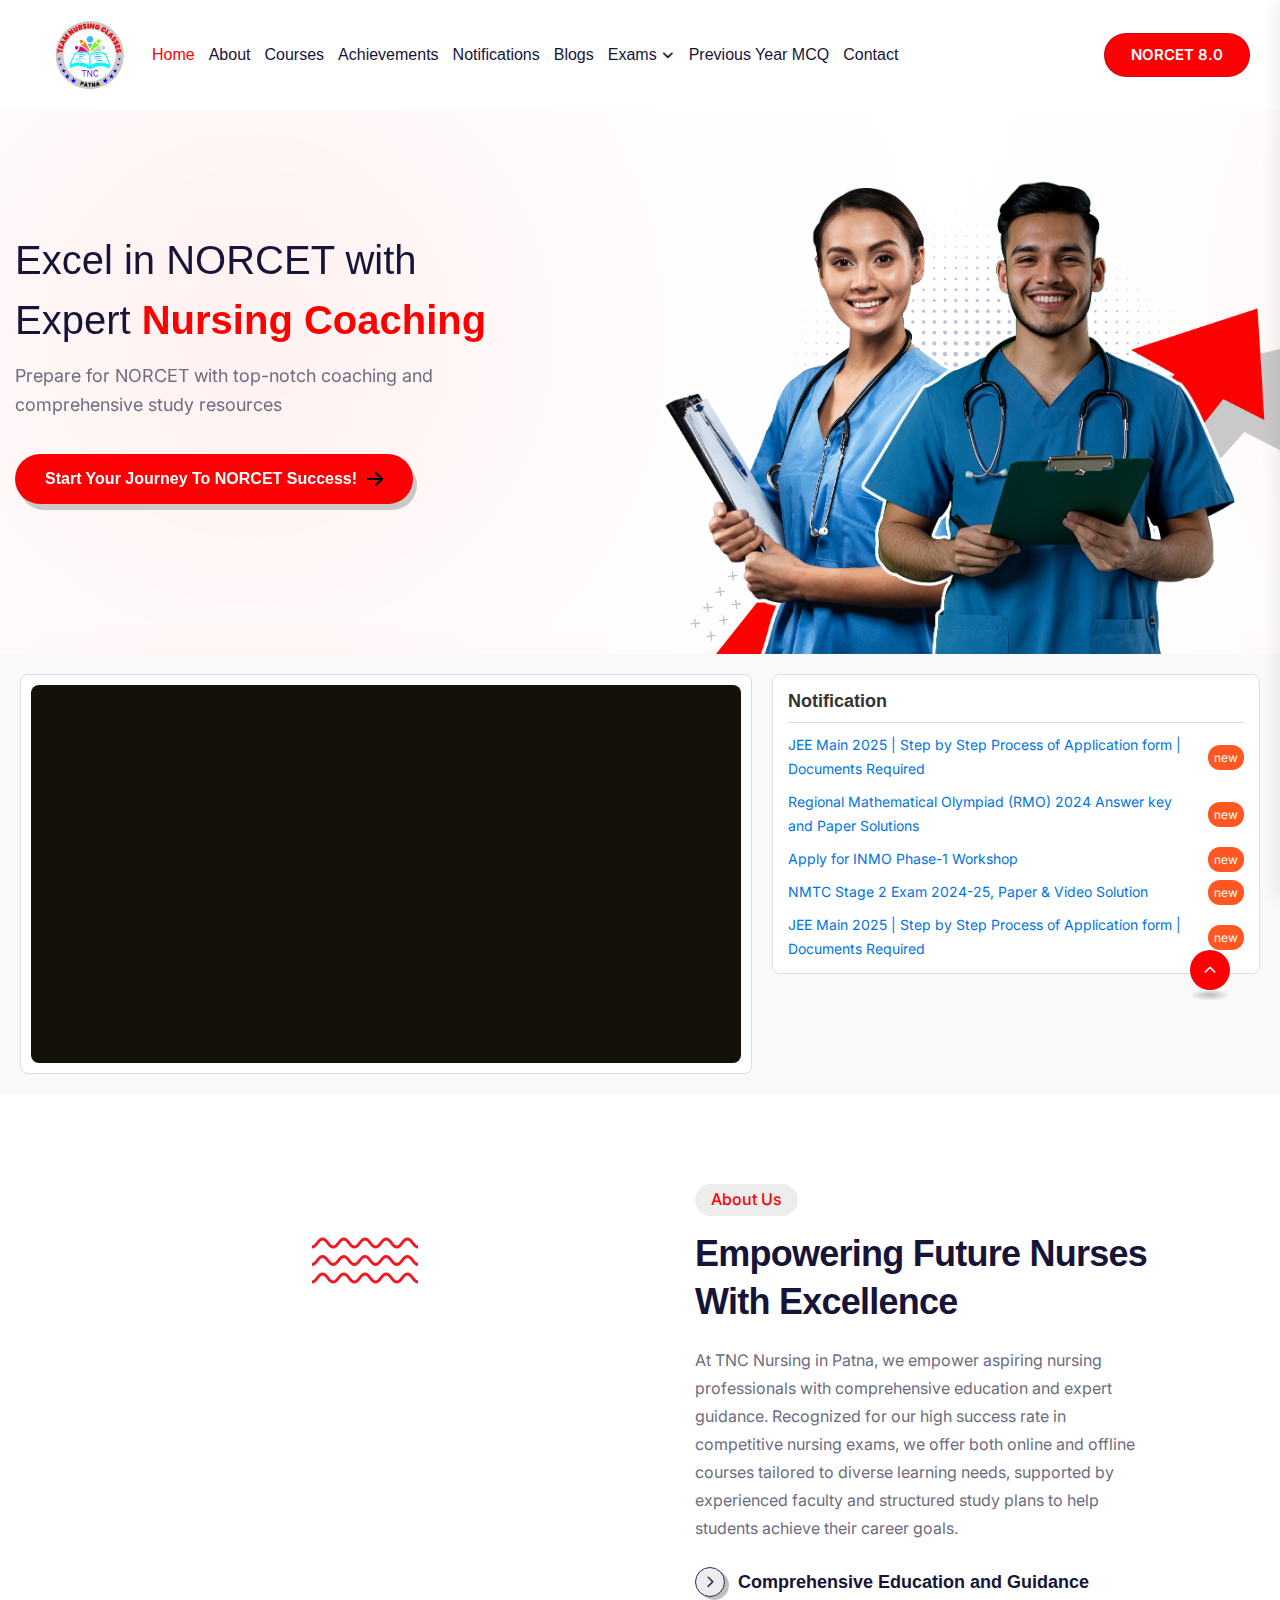
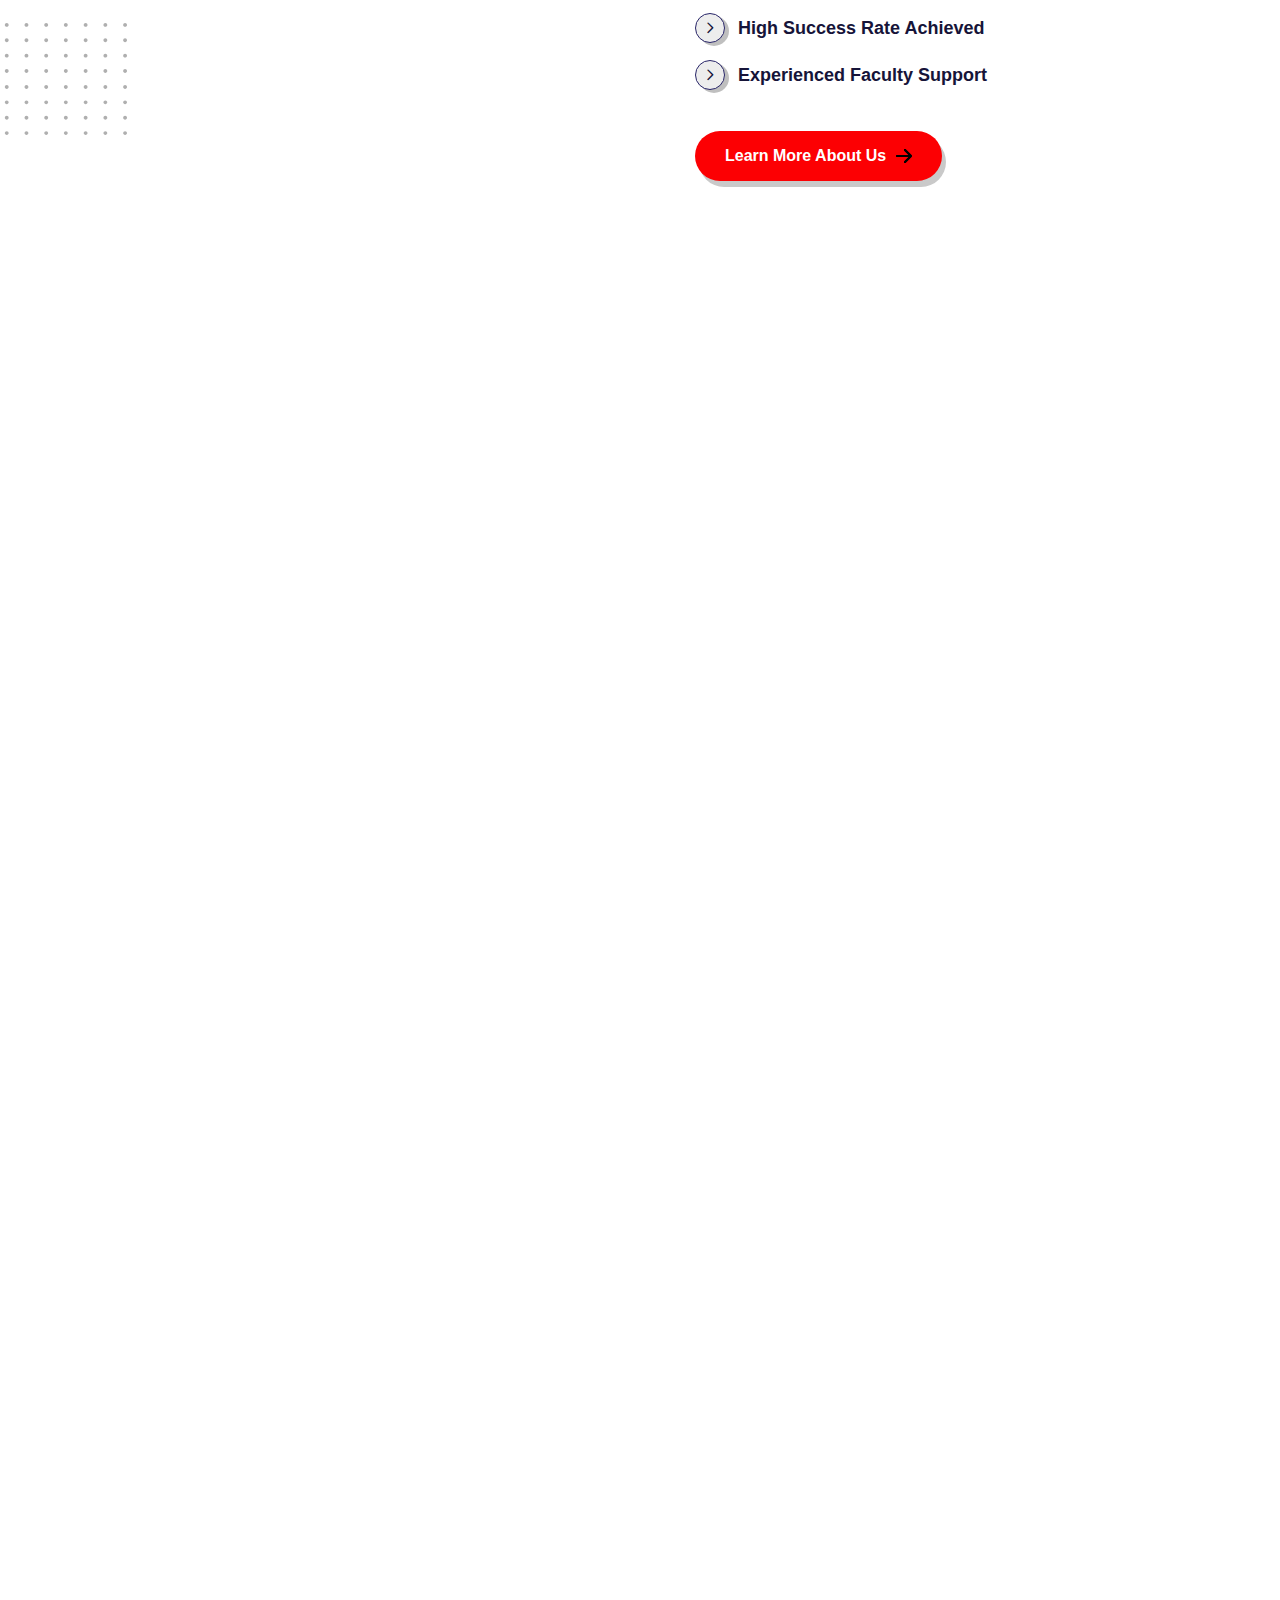
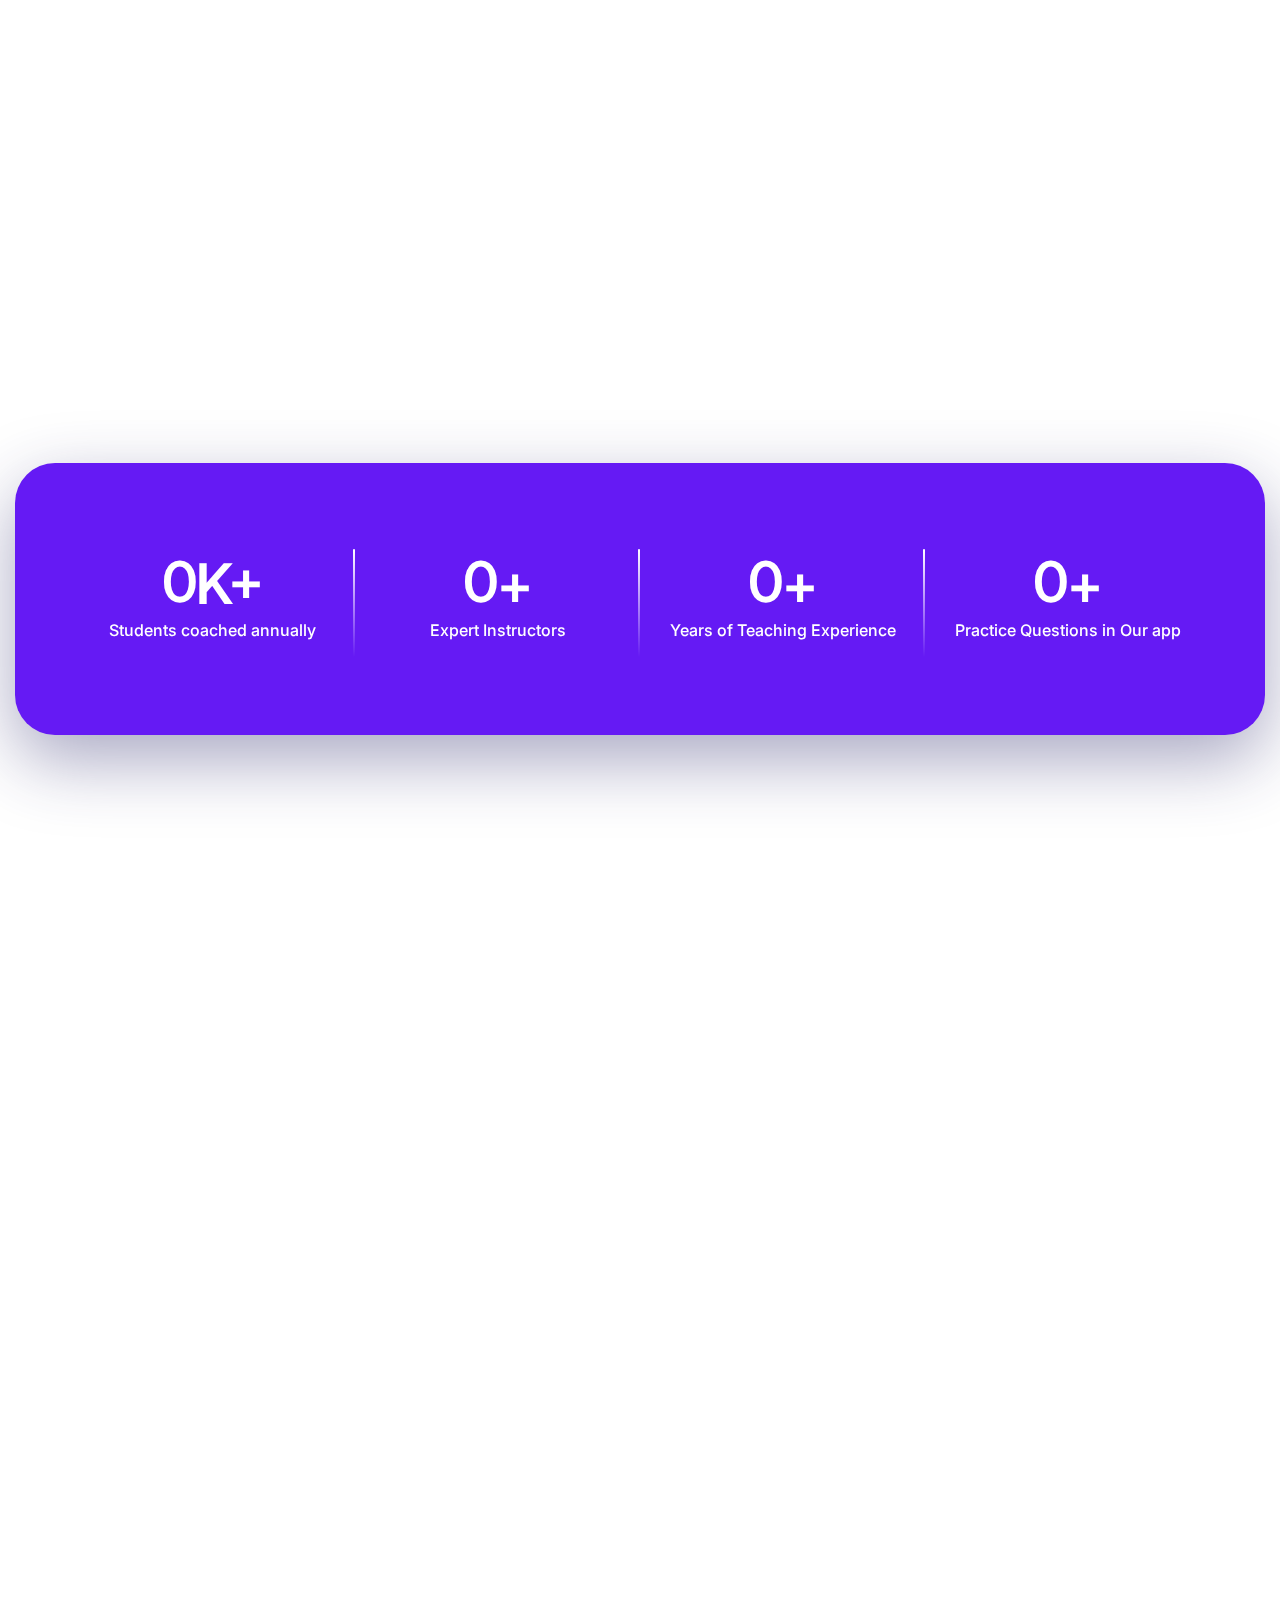
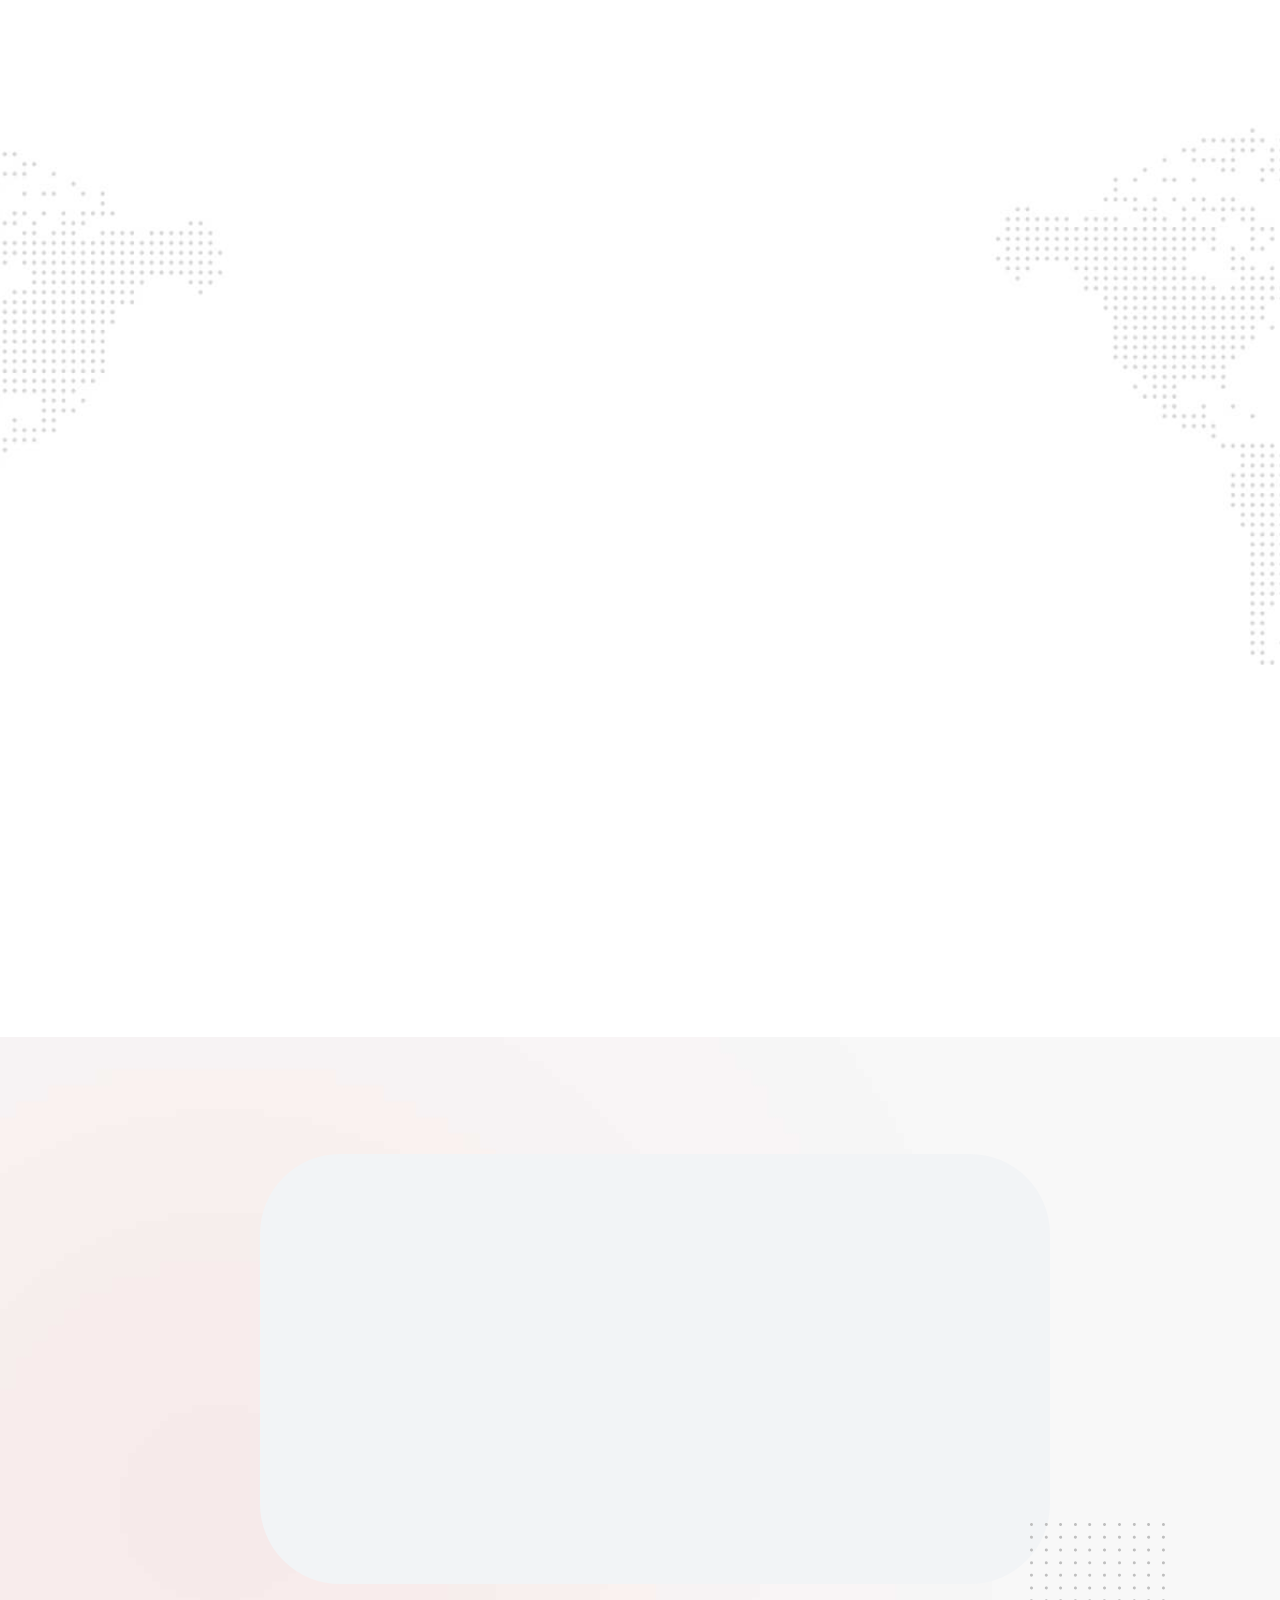
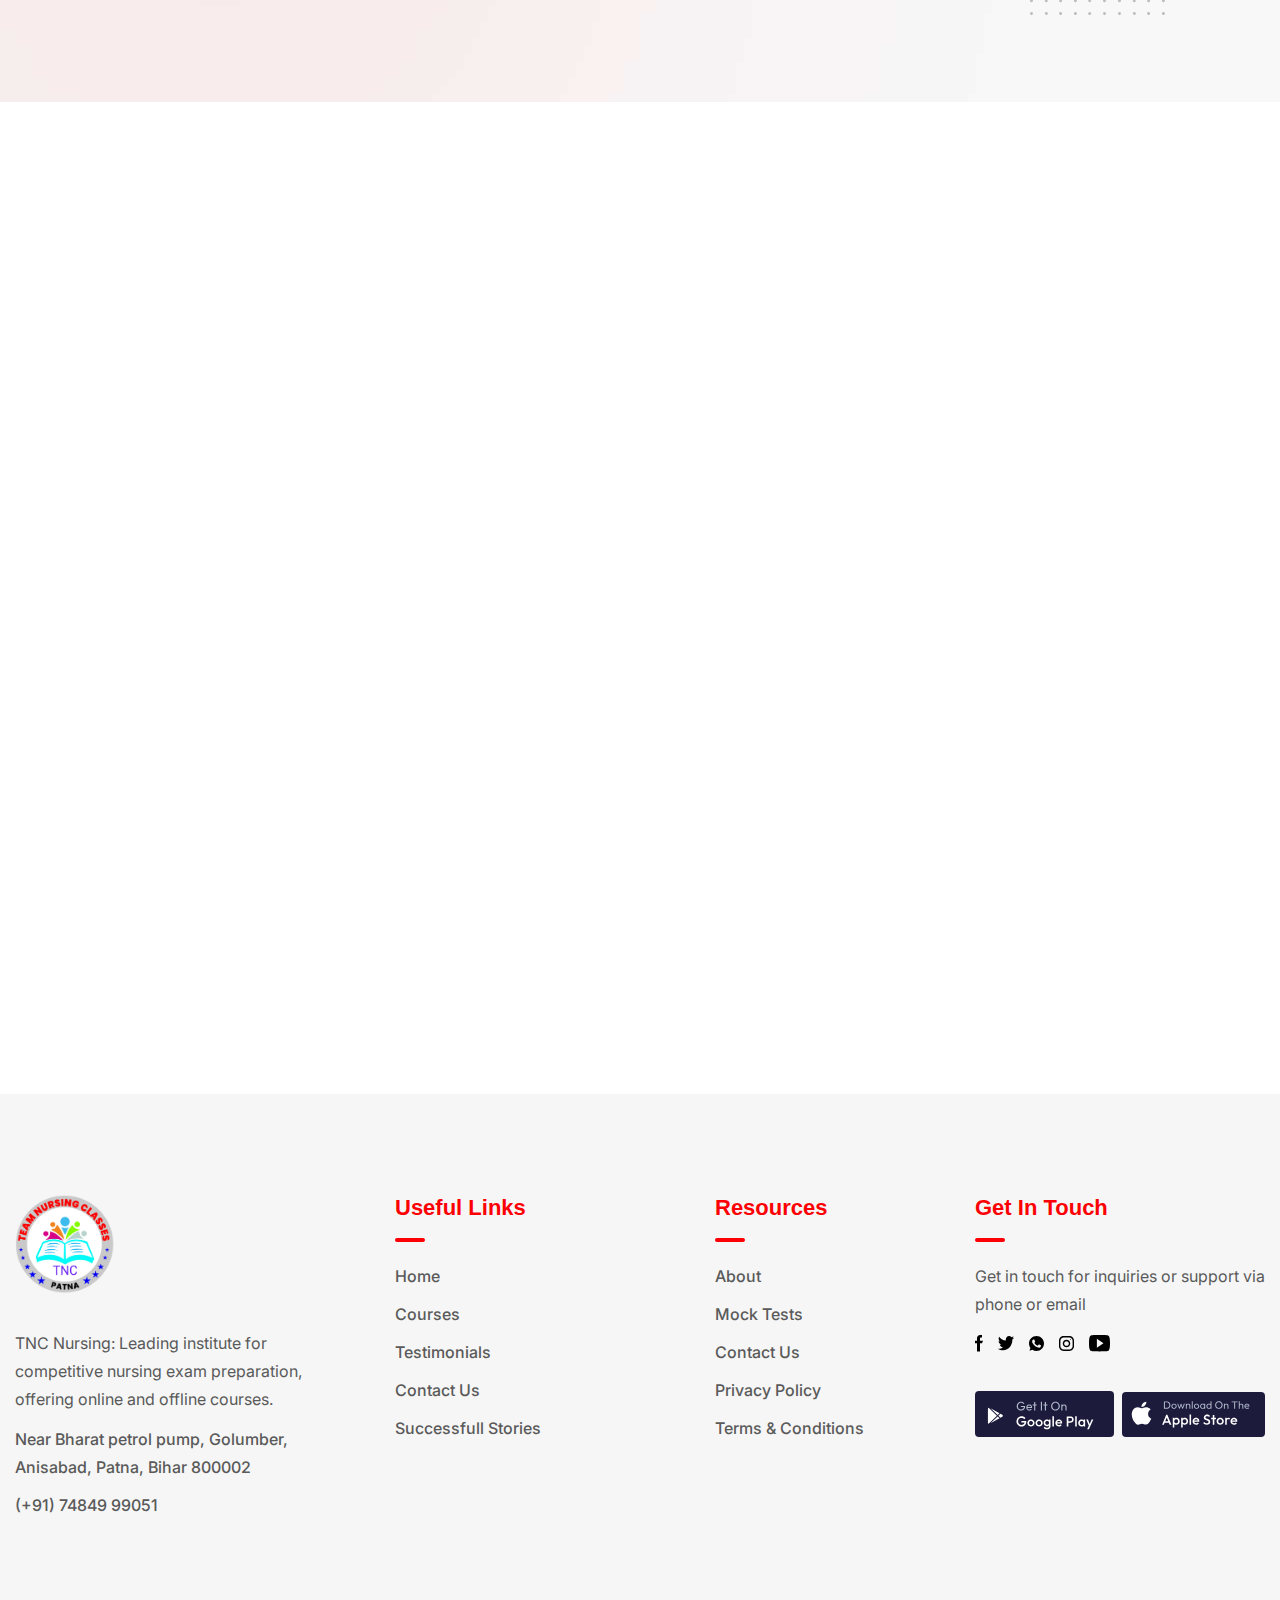
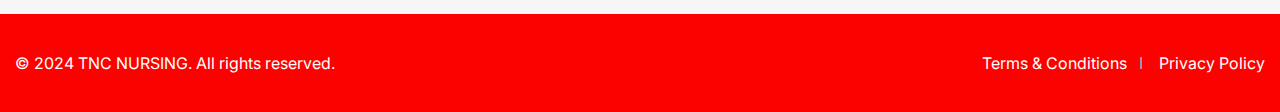
<file: index.html>
<!doctype html>
<html lang="en">

<head>
    <meta charset="utf-8">
    <meta http-equiv="x-ua-compatible" content="ie=edge">
    <title>TNC - Nursing</title>
    <meta name="description" content="">
    <meta name="viewport" content="">

    <link rel="shortcut icon" href="assets/img/favicon.png">

    <!-- CSS here -->
    <link rel="stylesheet" href="assets/css/bootstrap.min.css">
    <link rel="stylesheet" href="assets/css/animate.min.css">
    <link rel="stylesheet" href="assets/css/magnific-popup.css">
    <link rel="stylesheet" href="assets/css/fontawesome-all.min.css">
    <link rel="stylesheet" href="assets/css/flaticon-skillgro.css">
    <link rel="stylesheet" href="assets/css/flaticon-skillgro-new.css">
    <link rel="stylesheet" href="assets/css/swiper-bundle.min.css">
    <link rel="stylesheet" href="assets/css/default-icons.css">
    <link rel="stylesheet" href="assets/css/select2.min.css">
    <link rel="stylesheet" href="assets/css/odometer.css">
    <link rel="stylesheet" href="assets/css/aos.css">
    <link rel="stylesheet" href="assets/css/plyr.css">
    <link rel="stylesheet" href="assets/css/spacing.css">
    <link rel="stylesheet" href="assets/css/main.css">

    <style>
        .video-container {
            position: relative;
            padding-bottom: 56.25%;
            /* 16:9 aspect ratio */
            height: 0;
            overflow: hidden;
            max-width: 100%;
            background: #000;
            margin-bottom: 20px;
        }

        .video-container iframe {
            position: absolute;
            top: 0;
            left: 0;
            width: 100%;
            height: 100%;
        }

        .video-play-button {
            position: absolute;
            z-index: 10;
            top: 50%;
            left: 50%;
            transform: translateX(-50%) translateY(-50%);
            box-sizing: content-box;
            display: block;
            width: 32px;
            height: 44px;
            padding: 18px 20px 18px 28px;
        }

        .video-play-button:before {
            content: "";
            position: absolute;
            z-index: 0;
            left: 50%;
            top: 50%;
            transform: translateX(-50%) translateY(-50%);
            display: block;
            width: 55px;
            height: 55px;
            background: #eb2055;
            border-radius: 50%;
            animation: pulse-border 1100ms ease-out infinite;
        }

        .video-play-button:after {
            content: "";
            position: absolute;
            z-index: 1;
            left: 50%;
            top: 50%;
            transform: translateX(-50%) translateY(-50%);
            display: block;
            width: 60px;
            height: 60px;
            background: #eb2055;
            border-radius: 50%;
            transition: all 200ms;
        }

        .video-play-button span {
            display: block;
            position: relative;
            z-index: 3;
            width: 0;
            height: 0;
            border-left: 19px solid #fff;
            border-top: 12px solid transparent;
            border-bottom: 12px solid transparent;
            top: 10px;
            left: 5px;
        }

        @keyframes pulse-border {
            0% {
                transform: translateX(-50%) translateY(-50%) translateZ(0) scale(1);
                opacity: 1;
            }

            100% {
                transform: translateX(-50%) translateY(-50%) translateZ(0) scale(1.5);
                opacity: 0;
            }
        }
    </style>

</head>

<body>

    <!-- Scroll-top -->
    <button class="scroll__top scroll-to-target" data-target="html">
        <i class="tg-flaticon-arrowhead-up"></i>
    </button>
    <!-- Scroll-top-end-->

    <!-- header-area -->
    <header>
        <!-- <div class="tg-header__top">
            <div class="container custom-container">
                <div class="row">
                    <div class="col-lg-6">
                        <ul class="tg-header__top-info list-wrap">
                            <li><img src="assets/img/icons/map_marker.svg" alt="Icon"> <span>589 5th Ave, NY 10024, USA</span></li>
                            <li><img src="assets/img/icons/envelope.svg" alt="Icon"> <a href="mailto:info@skillgrodemo.com">info@skillgrodemo.com</a></li>
                        </ul>
                    </div>
                    <div class="col-lg-6">
                        <div class="tg-header__top-right">
                            <div class="tg-header__phone">
                                <img src="assets/img/icons/phone.svg" alt="Icon">Call us: <a href="tel:0123456789">+123 599 8989</a>
                            </div>
                            <ul class="tg-header__top-social list-wrap">
                                <li>Follow Us On :</li>
                                <li><a href="#"><i class="fab fa-facebook-f"></i></a></li>
                                <li><a href="#"><i class="fab fa-twitter"></i></a></li>
                                <li><a href="#"><i class="fab fa-whatsapp"></i></a></li>
                                <li><a href="#"><i class="fab fa-linkedin-in"></i></a></li>
                                <li><a href="#"><i class="fab fa-youtube"></i></a></li>
                            </ul>
                        </div>
                    </div>
                </div>
            </div>
        </div> -->
        <div id="header-fixed-height"></div>
        <div id="sticky-header" class="tg-header__area">
            <div class="container custom-container">
                <div class="row">
                    <div class="col-12">
                        <div class="tgmenu__wrap">
                            <nav class="tgmenu__nav">
                                <div class="logo">
                                    <a href="index.html"><img src="assets/img/TNC-logo.png" alt="Logo"
                                            style="width: 70px; margin-left: 40px;"></a>
                                </div>
                                <div class="tgmenu__navbar-wrap tgmenu__main-menu d-none d-xl-flex">
                                    <ul>
                                        <li class="active">
                                            <a href="index.html">Home</a>
                                        </li>
                                        <li>
                                            <a href="about-us.html">About</a>
                                        </li>
                                        <li>
                                            <a href="courses.html">Courses</a>
                                        </li>
                                        <li>
                                            <a href="achievements.html">Achievements</a>
                                        </li>
                                        <li>
                                            <a href="announcements.html">Notifications</a>
                                        </li>
                                        <li>
                                            <a href="blogs.html">Blogs</a>
                                        </li>
                                        <li class="menu-item-has-children"><a href="#">Exams</a>
                                            <ul class="sub-menu">
                                                <li><a href="norcet-exam-details.html">AIIMS NORCET</a></li>
                                                <li><a href="#">Nursing Officer Exams</a></li>
                                                <li><a href="#">CHO</a></li>
                                            </ul>
                                        </li>
                                        <li>
                                            <a href="previous-year-mcq.html">Previous year MCQ</a>
                                        </li>
                                        <li>
                                            <a href="contact.html">Contact</a>
                                        </li>
                                    </ul>
                                </div>
                                <div class="tgmenu__action">
                                    <ul class="list-wrap">
                                        <li class="header-btn login-btn">
                                            <a href="#">NORCET 8.0</a>
                                        </li>
                                    </ul>
                                </div>
                                <!-- <div class="tgmenu__search d-none d-md-block"> 
                                    <form action="#" class="tgmenu__search-form">
                                        <div class="input-grp">
                                            <input type="text" placeholder="Search For Course . . .">
                                            <button type="submit"><i class="flaticon-search"></i></button>
                                        </div>
                                    </form>
                                </div> -->
                                <div class="mobile-nav-toggler"><i class="tg-flaticon-menu-1"></i></div>
                            </nav>
                        </div>
                        <!-- Mobile Menu  -->
                        <div class="tgmobile__menu">
                            <nav class="tgmobile__menu-box">
                                <div class="close-btn"><i class="tg-flaticon-close-1"></i></div>
                                <div class="nav-logo">
                                    <a href="index.html"><img src="assets/img/TNC-logo.png" alt="Logo"></a>
                                </div>
                                <div class="tgmobile__search">
                                    <form action="#">
                                        <input type="text" placeholder="Search here...">
                                        <button><i class="fas fa-search"></i></button>
                                    </form>
                                </div>
                                <div class="tgmobile__menu-outer">
                                    <!--Here Menu Will Come Automatically Via Javascript / Same Menu as in Header-->
                                </div>
                                <div class="social-links">
                                    <ul class="list-wrap">
                                        <li><a href="#"><i class="fab fa-facebook-f"></i></a></li>
                                        <li><a href="#"><i class="fab fa-twitter"></i></a></li>
                                        <li><a href="#"><i class="fab fa-instagram"></i></a></li>
                                        <li><a href="#"><i class="fab fa-linkedin-in"></i></a></li>
                                        <li><a href="#"><i class="fab fa-youtube"></i></a></li>
                                    </ul>
                                </div>
                            </nav>
                        </div>
                        <div class="tgmobile__menu-backdrop"></div>
                        <!-- End Mobile Menu -->
                    </div>
                </div>
            </div>
        </div>
    </header>
    <!-- header-area-end -->

    <!-- Popup form starts  -->
    <div class="popup-overlay" id="popupOverlay">
        <div class="popup-content">
            <button class="popup-close-btn" id="popupCloseBtn">&times;</button>
            <h2 class="popup-title">Stay Updated!</h2>
            <p class="popup-description">Subscribe to our newsletter and get the latest updates.</p>
            <form class="popup-form" id="popupForm">
                <input type="text" id="popupName" class="popup-input" placeholder="Your Name" required />
                <input type="email" id="popupEmail" class="popup-input" placeholder="Your Email" required />
                <button type="submit" class="popup-submit-btn">Subscribe</button>
            </form>
        </div>
    </div>
    <!-- Popup form ends -->

    <!-- main-area -->
    <main class="main-area fix">

        <!-- banner-area -->
        <section class="banner-area banner-bg tg-motion-effects" data-background="assets/img/banner/banner_bg.png">
            <div class="container">
                <div class="row justify-content-between align-items-start">
                    <div class="col-xl-5 col-lg-6">
                        <div class="banner__content">
                            <h3 class="title tg-svg" data-aos="fade-right" data-aos-delay="400">
                                Excel in NORCET with
                                <br>Expert <b style="color: #fb0201;">Nursing Coaching</b>
                            </h3>
                            <p data-aos="fade-right" data-aos-delay="600">Prepare for NORCET with top-notch coaching and
                                comprehensive study resources</p>
                            <div class="banner__btn-wrap" data-aos="fade-right" data-aos-delay="800">
                                <button id="openPopupBtn" class="btn arrow-btn">Start Your Journey to NORCET
                                    Success!<img src="assets/img/icons/right_arrow.svg" alt="img"
                                        class="injectable"></button>
                            </div>
                        </div>
                    </div>
                    <div class="col-lg-6">
                        <div class="banner__images">
                            <img src="assets/img/banner/banner_img.png" alt="img" class="main-img" data-aos="fade-up"
                                data-aos-delay="200">
                            <div class="shape big-shape" data-aos="fade-up-right" data-aos-delay="600">
                                <img src="assets/img/banner/banner_shape01.png" alt="shape" class="tg-motion-effects1">
                            </div>
                            <img src="assets/img/banner/bg_dots.svg" alt="shape" class="shape bg-dots">
                            <img src="assets/img/banner/banner_shape02.png" alt="shape"
                                class="shape small-shape tg-motion-effects3">
                        </div>
                    </div>
                </div>
            </div>
            <!-- <img src="assets/img/banner/banner_shape01.svg" alt="shape" class="line-shape" data-aos="fade-right" data-aos-delay="1600"> -->
        </section>
        <!-- banner-area-end -->

        <!-- New Section starts  -->
        <section class="custom-section">
            <div class="custom-section-grid">
                <!-- Video Slider Section -->
                <div class="custom-video-slider">
                    <div class="custom-swiper-container">
                        <div class="swiper-wrapper">
                            <!-- Video 1 -->
                            <div class="swiper-slide">
                                <iframe src="https://www.youtube.com/embed/dQw4w9WgXcQ" title="YouTube video"
                                    class="custom-video-iframe" frameborder="0"
                                    allow="accelerometer; autoplay; clipboard-write; encrypted-media; gyroscope; picture-in-picture"
                                    allowfullscreen></iframe>
                            </div>
                            <!-- Video 2 -->
                            <div class="swiper-slide">
                                <iframe src="https://www.youtube.com/embed/3JZ_D3ELwOQ" title="YouTube video"
                                    class="custom-video-iframe" frameborder="0"
                                    allow="accelerometer; autoplay; clipboard-write; encrypted-media; gyroscope; picture-in-picture"
                                    allowfullscreen></iframe>
                            </div>
                            <!-- Video 3 -->
                            <div class="swiper-slide">
                                <iframe src="https://www.youtube.com/embed/tgbNymZ7vqY" title="YouTube video"
                                    class="custom-video-iframe" frameborder="0"
                                    allow="accelerometer; autoplay; clipboard-write; encrypted-media; gyroscope; picture-in-picture"
                                    allowfullscreen></iframe>
                            </div>
                        </div>

                        <!-- Swiper Navigation -->
                        <div class="custom-swiper-button-next"></div>
                        <div class="custom-swiper-button-prev"></div>
                    </div>
                </div>

                <!-- Notification Section -->
                <div class="custom-notifications">
                    <h3 class="custom-notifications-title">Notification</h3>
                    <ul class="custom-notifications-list">
                        <li class="custom-notification-item">
                            <a href="#" class="custom-notification-link">
                                JEE Main 2025 | Step by Step Process of Application form | Documents Required
                                <span class="custom-badge">new</span>
                            </a>
                        </li>
                        <li class="custom-notification-item">
                            <a href="#" class="custom-notification-link">
                                Regional Mathematical Olympiad (RMO) 2024 Answer key and Paper Solutions
                                <span class="custom-badge">new</span>
                            </a>
                        </li>
                        <li class="custom-notification-item">
                            <a href="#" class="custom-notification-link">
                                Apply for INMO Phase-1 Workshop
                                <span class="custom-badge">new</span>
                            </a>
                        </li>
                        <li class="custom-notification-item">
                            <a href="#" class="custom-notification-link">
                                NMTC Stage 2 Exam 2024-25, Paper & Video Solution
                                <span class="custom-badge">new</span>
                            </a>
                        </li>
                        <li class="custom-notification-item">
                            <a href="#" class="custom-notification-link">
                                JEE Main 2025 | Step by Step Process of Application form | Documents Required
                                <span class="custom-badge">new</span>
                            </a>
                        </li>
                        <li class="custom-notification-item">
                            <a href="#" class="custom-notification-link">
                                Regional Mathematical Olympiad (RMO) 2024 Answer key and Paper Solutions
                                <span class="custom-badge">new</span>
                            </a>
                        </li>
                        <li class="custom-notification-item">
                            <a href="#" class="custom-notification-link">
                                Apply for INMO Phase-1 Workshop
                                <span class="custom-badge">new</span>
                            </a>
                        </li>
                        <li class="custom-notification-item">
                            <a href="#" class="custom-notification-link">
                                NMTC Stage 2 Exam 2024-25, Paper & Video Solution
                                <span class="custom-badge">new</span>
                            </a>
                        </li>
                        <li class="custom-notification-item">
                            <a href="#" class="custom-notification-link">
                                JEE Main 2025 | Step by Step Process of Application form | Documents Required
                                <span class="custom-badge">new</span>
                            </a>
                        </li>
                        <li class="custom-notification-item">
                            <a href="#" class="custom-notification-link">
                                Regional Mathematical Olympiad (RMO) 2024 Answer key and Paper Solutions
                                <span class="custom-badge">new</span>
                            </a>
                        </li>
                        <li class="custom-notification-item">
                            <a href="#" class="custom-notification-link">
                                Apply for INMO Phase-1 Workshop
                                <span class="custom-badge">new</span>
                            </a>
                        </li>
                        <li class="custom-notification-item">
                            <a href="#" class="custom-notification-link">
                                NMTC Stage 2 Exam 2024-25, Paper & Video Solution
                                <span class="custom-badge">new</span>
                            </a>
                        </li>
                    </ul>
                </div>
            </div>
        </section>
        <!-- New section ends  -->

        <!-- choose-area -->
        <section class="choose__area-four tg-motion-effects section-py-140">
            <div class="container">
                <div class="row align-items-center justify-content-center">
                    <div class="col-lg-6 col-md-10">
                        <div class="choose__img-four">
                            <div class="left__side">
                                <img src="assets/img/others/h7_choose_img01.jpg" alt="img" data-aos="fade-down"
                                    data-aos-delay="200">
                                <img src="assets/img/others/h7_choose_img02.jpg" alt="img" data-aos="fade-up"
                                    data-aos-delay="200">
                            </div>
                            <div class="right__side" data-aos="fade-left" data-aos-delay="400">
                                <img src="assets/img/others/h7_choose_img03.jpg" alt="img">
                                <a href="https://youtu.be/Txk7RiL9i0Y?si=NzRyi4B-Pbv5OBOJ" class="popup-video"><i
                                        class="fas fa-play"></i></a>
                            </div>
                            <img src="assets/img/others/h7_choose_shape01.svg" alt="shape"
                                class="shape shape-one tg-motion-effects4">
                            <img src="assets/img/others/h7_choose_shape02.svg" alt="shape" class="shape shape-two">
                            <!-- <img src="assets/img/others/h7_choose_shape03.svg" alt="shape" class="shape shape-three tg-motion-effects7"> -->
                        </div>
                    </div>
                    <div class="col-lg-6">
                        <div class="choose__content-four">
                            <div class="section__title mb-20">
                                <span class="sub-title">About Us</span>
                                <h2 class="title bold">Empowering Future Nurses with Excellence</h2>
                            </div>
                            <p>At TNC Nursing in Patna, we empower aspiring nursing professionals with comprehensive
                                education and expert guidance. Recognized for our high success rate in competitive
                                nursing exams, we offer both online and offline courses tailored to diverse learning
                                needs, supported by experienced faculty and structured study plans to help students
                                achieve their career goals.</p>
                            <ul class="about__info-list list-wrap">
                                <li class="about__info-list-item">
                                    <i class="flaticon-angle-right"></i>
                                    <p class="content">Comprehensive Education and Guidance</p>
                                </li>
                                <li class="about__info-list-item">
                                    <i class="flaticon-angle-right"></i>
                                    <p class="content">High Success Rate Achieved</p>
                                </li>
                                <li class="about__info-list-item">
                                    <i class="flaticon-angle-right"></i>
                                    <p class="content">Experienced Faculty Support</p>
                                </li>
                            </ul>
                            <div class="tg-button-wrap">
                                <a href="about-us.html" class="btn arrow-btn">Learn More About Us<img
                                        src="assets/img/icons/right_arrow.svg" alt="img" class="injectable"></a>
                            </div>
                        </div>
                    </div>
                </div>
            </div>
        </section>
        <!-- choose-area-end -->



        <!-- course-area -->
        <section class="courses-area section-pt-120 section-pb-90" data-background="assets/img/bg/courses_bg.jpg"
            data-aos="fade-up" data-aos-delay="200">
            <div class="container">
                <div class="section__title-wrap">
                    <div class="row justify-content-center">
                        <div class="col-lg-6">
                            <div class="section__title text-center mb-40">
                                <span class="sub-title">Our Courses</span>
                                <h2 class="title">Unlock Your Potential with Our Courses!</h2>
                                <p class="desc">Explore our diverse courses designed to equip you with the knowledge and
                                    skills needed for a successful nursing career. </p>
                            </div>
                        </div>
                    </div>
                </div>
                <div class="tab-content" id="courseTabContent" data-aos="fade-up" data-aos-delay="400">
                    <div class="tab-pane fade show active" id="all-tab-pane" role="tabpanel" aria-labelledby="all-tab"
                        tabindex="0">
                        <div class="swiper courses-swiper-active">
                            <div class="swiper-wrapper">
                                <div class="swiper-slide">
                                    <div class="courses__item shine__animate-item">
                                        <div class="courses__item-thumb">
                                            <a href="course-details.html" class="shine__animate-link">
                                                <img src="assets/img/courses/course_thumb01.jpg" alt="img">
                                            </a>
                                        </div>
                                        <div class="courses__item-content">
                                            <ul class="courses__item-meta list-wrap">
                                                <li class="courses__item-tag">
                                                    <a href="course.html">NORCET</a>
                                                </li>
                                                <!-- <li class="avg-rating"><i class="fas fa-star"></i> (4.8 Reviews)</li> -->
                                            </ul>
                                            <h5 class="title"><a href="course-details.html">NORCET Preparation Course
                                                    2024</a></h5>
                                            <p class="author">Intensive training for success in the NORCET exam awaits
                                                you</p>
                                            <div class="courses__item-bottom">
                                                <div class="button">
                                                    <a href="course-details.html">
                                                        <span class="text">Enroll Now</span>
                                                        <i class="flaticon-arrow-right"></i>
                                                    </a>
                                                </div>
                                                <!-- <h5 class="price">$15.00</h5> -->
                                            </div>
                                        </div>
                                    </div>
                                </div>
                                <div class="swiper-slide">
                                    <div class="courses__item shine__animate-item">
                                        <div class="courses__item-thumb">
                                            <a href="course-details.html" class="shine__animate-link">
                                                <img src="assets/img/courses/course_thumb02.jpg" alt="img">
                                            </a>
                                        </div>
                                        <div class="courses__item-content">
                                            <ul class="courses__item-meta list-wrap">
                                                <li class="courses__item-tag">
                                                    <a href="course.html">Nursing</a>
                                                </li>
                                                <!-- <li class="avg-rating"><i class="fas fa-star"></i> (4.5 Reviews)</li> -->
                                            </ul>
                                            <h5 class="title"><a href="course-details.html">RRB Staff Nursing Exam 2024
                                                    Preparation</a></h5>
                                            <p class="author">Focused training for success in RRB Staff Nurse exams</p>
                                            <div class="courses__item-bottom">
                                                <div class="button">
                                                    <a href="course-details.html">
                                                        <span class="text">Enroll Now</span>
                                                        <i class="flaticon-arrow-right"></i>
                                                    </a>
                                                </div>
                                            </div>
                                        </div>
                                    </div>
                                </div>
                                <div class="swiper-slide">
                                    <div class="courses__item shine__animate-item">
                                        <div class="courses__item-thumb">
                                            <a href="course-details.html" class="shine__animate-link">
                                                <img src="assets/img/courses/course_thumb03.jpg" alt="img">
                                            </a>
                                        </div>
                                        <div class="courses__item-content">
                                            <ul class="courses__item-meta list-wrap">
                                                <li class="courses__item-tag">
                                                    <a href="course.html">Nursing</a>
                                                </li>
                                            </ul>
                                            <h5 class="title"><a href="course-details.html">KGMU Nursing Exam
                                                    Preparation 2024</a></h5>
                                            <p class="author">Comprehensive preparation for KGMU nursing entrance exam
                                                success</p>
                                            <div class="courses__item-bottom">
                                                <div class="button">
                                                    <a href="course-details.html">
                                                        <span class="text">Enroll Now</span>
                                                        <i class="flaticon-arrow-right"></i>
                                                    </a>
                                                </div>
                                            </div>
                                        </div>
                                    </div>
                                </div>
                                <div class="swiper-slide">
                                    <div class="courses__item shine__animate-item">
                                        <div class="courses__item-thumb">
                                            <a href="course-details.html" class="shine__animate-link">
                                                <img src="assets/img/courses/course_thumb04.jpg" alt="img">
                                            </a>
                                        </div>
                                        <div class="courses__item-content">
                                            <ul class="courses__item-meta list-wrap">
                                                <li class="courses__item-tag">
                                                    <a href="course.html">Nursing</a>
                                                </li>
                                            </ul>
                                            <h5 class="title"><a href="course-details.html">State-level Nursing Exam
                                                    Preparation 2024</a></h5>
                                            <p class="author">Tailored courses to excel in state-specific nursing
                                                entrance exams</p>
                                            <div class="courses__item-bottom">
                                                <div class="button">
                                                    <a href="course-details.html">
                                                        <span class="text">Enroll Now</span>
                                                        <i class="flaticon-arrow-right"></i>
                                                    </a>
                                                </div>
                                            </div>
                                        </div>
                                    </div>
                                </div>
                                <div class="swiper-slide">
                                    <div class="courses__item shine__animate-item">
                                        <div class="courses__item-thumb">
                                            <a href="course-details.html" class="shine__animate-link">
                                                <img src="assets/img/courses/course_thumb05.jpg" alt="img">
                                            </a>
                                        </div>
                                        <div class="courses__item-content">
                                            <ul class="courses__item-meta list-wrap">
                                                <li class="courses__item-tag">
                                                    <a href="course.html">NORCET</a>
                                                </li>
                                            </ul>
                                            <h5 class="title"><a href="course-details.html">NORCET Preparation Course
                                                    2024</a></h5>
                                            <p class="author">Intensive training for success in the NORCET exam awaits
                                                you</p>
                                            <div class="courses__item-bottom">
                                                <div class="button">
                                                    <a href="course-details.html">
                                                        <span class="text">Enroll Now</span>
                                                        <i class="flaticon-arrow-right"></i>
                                                    </a>
                                                </div>
                                            </div>
                                        </div>
                                    </div>
                                </div>
                                <div class="swiper-slide">
                                    <div class="courses__item shine__animate-item">
                                        <div class="courses__item-thumb">
                                            <a href="course-details.html" class="shine__animate-link">
                                                <img src="assets/img/courses/course_thumb06.jpg" alt="img">
                                            </a>
                                        </div>
                                        <div class="courses__item-content">
                                            <ul class="courses__item-meta list-wrap">
                                                <li class="courses__item-tag">
                                                    <a href="course.html">Railway</a>
                                                </li>
                                            </ul>
                                            <h5 class="title"><a href="course-details.html">RRB Staff Nursing Exam 2024
                                                    Preparation</a></h5>
                                            <p class="author">Focused training for success in RRB Staff Nurse exams</p>
                                            <div class="courses__item-bottom">
                                                <div class="button">
                                                    <a href="course-details.html">
                                                        <span class="text">Enroll Now</span>
                                                        <i class="flaticon-arrow-right"></i>
                                                    </a>
                                                </div>
                                            </div>
                                        </div>
                                    </div>
                                </div>
                            </div>
                        </div>
                        <div class="courses__nav">
                            <div class="courses-button-prev"><i class="flaticon-arrow-right"></i></div>
                            <div class="courses-button-next"><i class="flaticon-arrow-right"></i></div>
                        </div>
                    </div>

                </div>
            </div>
        </section>
        <!-- course-area-end -->

        <!-- features-area -->
        <section class="instructor__area" data-aos="fade-up" data-aos-delay="200">
            <div class="container">
                <div class="row justify-content-center">
                    <div class="col-xl-6 col-lg-8">
                        <div class="section__title text-center mb-40">
                            <span class="sub-title">Why Choose Us?</span>
                            <h2 class="title">Choose Excellence: Join TNC Nursing</h2>
                            <p>Join TNC Nursing for expert guidance, proven success, <br> and tailored learning
                                experiences.</p>
                        </div>
                    </div>
                </div>
                <div class="features__item-wrap">
                    <div class="row justify-content-center">
                        <div class="col-lg-4 col-md-6" data-aos="fade-right" data-aos-delay="200">
                            <div class="features__item-two">
                                <div class="features__content-two">
                                    <div class="content-top">
                                        <div class="features__icon-two">
                                            <img src="assets/img/icons/h2_features_icon01.svg" alt="img"
                                                class="injectable">
                                        </div>
                                        <h2 class="title">Expert Faculty</h2>
                                    </div>
                                    <p>Gain insights from experienced professionals with vast expertise in nursing
                                        education and practice.</p>
                                </div>
                                <div class="features__item-shape">
                                    <img src="assets/img/others/features_item_shape.svg" alt="img" class="injectable">
                                </div>
                            </div>
                        </div>
                        <div class="col-lg-4 col-md-6" data-aos="fade-up" data-aos-delay="250">
                            <div class="features__item-two">
                                <div class="features__content-two">
                                    <div class="content-top">
                                        <div class="features__icon-two">
                                            <img src="assets/img/icons/h2_features_icon02.svg" alt="img"
                                                class="injectable">
                                        </div>
                                        <h2 class="title">Proven Success</h2>
                                    </div>
                                    <p>Achieve your professional career goals with our exceptional high success rate in
                                        competitive nursing exams.</p>
                                </div>
                                <div class="features__item-shape">
                                    <img src="assets/img/others/features_item_shape.svg" alt="img" class="injectable">
                                </div>
                            </div>
                        </div>
                        <div class="col-lg-4 col-md-6" data-aos="fade-left" data-aos-delay="300">
                            <div class="features__item-two">
                                <div class="features__content-two">
                                    <div class="content-top">
                                        <div class="features__icon-two">
                                            <img src="assets/img/icons/h2_features_icon03.svg" alt="img"
                                                class="injectable">
                                        </div>
                                        <h2 class="title">Comprehensive Resources</h2>
                                    </div>
                                    <p>Access a comprehensive range of study materials, practice exams, interactive
                                        quizzes, and online learning tools.</p>
                                </div>
                                <div class="features__item-shape">
                                    <img src="assets/img/others/features_item_shape.svg" alt="img" class="injectable">
                                </div>
                            </div>
                        </div>
                    </div>
                </div>
            </div>
        </section>
        <!-- features-area-end -->

        <!-- fact-area -->
        <section class="fact__area">
            <div class="container">
                <div class="fact__inner-wrap">
                    <div class="row">
                        <div class="col-lg-3 col-6">
                            <div class="fact__item">
                                <h2 class="count"><span class="odometer" data-count="10"></span>K+</h2>
                                <p>Students coached annually</p>
                            </div>
                        </div>
                        <div class="col-lg-3 col-6">
                            <div class="fact__item">
                                <h2 class="count"><span class="odometer" data-count="30"></span>+</h2>
                                <p>Expert Instructors</p>
                            </div>
                        </div>
                        <div class="col-lg-3 col-6">
                            <div class="fact__item">
                                <h2 class="count"><span class="odometer" data-count="15"></span>+</h2>
                                <p>Years of Teaching Experience</p>
                            </div>
                        </div>
                        <div class="col-lg-3 col-6">
                            <div class="fact__item">
                                <h2 class="count"><span class="odometer" data-count="2000"></span>+</h2>
                                <p>Practice Questions in Our app</p>
                            </div>
                        </div>
                    </div>
                </div>
            </div>
        </section>
        <!-- fact-area-end -->

        <!-- Achievements Slider -->
        <section class="faq__area" data-aos="fade-up" data-aos-delay="200">
            <div class="container">
                <div class="section__title-wrap">
                    <div class="row justify-content-center">
                        <div class="col-lg-6">
                            <div class="section__title text-center mb-40">
                                <h2 class="title">Latest Achievements: <br> Proud Moments</h2>
                                <p class="desc">Our students have achieved remarkable results, showcasing their
                                    dedication and hard work. We celebrate their successes and commitment to excellence
                                    at TNC Nursing.</p>

                            </div>
                        </div>
                    </div>
                </div>
                <div class="slider" data-aos="fade-right" data-aos-delay="200">
                    <div class="slide_viewer">
                        <div class="slide_group">
                            <div class="slide">
                                <img src="assets/img/others/Slider-1.jpg" alt="">
                            </div>
                            <div class="slide">
                                <img src="assets/img/others/Slider-2.jpg" alt="">
                            </div>
                            <div class="slide">
                                <img src="assets/img/others/Slider-1.jpg" alt="">
                            </div>
                            <div class="slide">
                                <img src="assets/img/others/Slider-2.jpg" alt="">
                            </div>
                        </div>
                    </div>
                </div><!-- End // .slider -->

                <div class="slide_buttons">
                </div>


            </div>

        </section>
        <!-- Achievements Slider-end -->



        <!-- testimonial-area -->

        <section class="testimonial__area-two section-py-120 testimonial__bg"
            data-background="assets/img/bg/testimonials_bg.jpg">
            <div class="container" data-aos="fade-up" data-aos-delay="200">
                <div class="row justify-content-center">
                    <div class="col-xl-5">
                        <div class="section__title text-center mb-50">
                            <span class="sub-title">Our Testimonials</span>
                            <h2 class="title">Voices of Our Success</h2>
                        </div>
                    </div>
                </div>
                <div class="row" data-aos="fade-up" data-aos-delay="300">
                    <div class="col-12">
                        <div class="testimonial__item-wrap">
                            <div class="swiper-container testimonial-swiper-active-two">
                                <div class="swiper-wrapper">
                                    <div class="swiper-slide">
                                        <div class="testimonial__item-two">
                                            <div class="video-container">
                                                <iframe
                                                    src="https://www.youtube.com/embed/Yd73b7IMRYw?si=Y_wHgpDk8jXKZUbw&mute=1&controls=1"
                                                    frameborder="0" allowfullscreen></iframe>
                                            </div>
                                            <div class="courses__item-thumb">
                                                <!-- Replace the img with iframe and add controls parameter -->
                                                <!-- Play Button -->
                                                <!-- <a id="play-video" class="video-play-button" href="https://www.youtube.com/embed/Yd73b7IMRYw?si=Y_wHgpDk8jXKZUbw" data-toggle="modal" data-target="#savoybeachhotel">
                                                            <span></span>
                                                        </a> -->
                                            </div>
                                            <div class="testimonial__content-two">
                                                <p>I am Sakshi Thakur, and I secured AIR 176 in NORCET 6.0. Thanks to
                                                    TNC Nursing for their excellent coaching and support. The dedicated
                                                    teachers and comprehensive study materials helped me achieve my
                                                    goal!</p>
                                            </div>
                                            <div class="testimonial__author testimonial__author-two">
                                                <div class="testimonial__author-thumb testimonial__author-thumb-two">
                                                    <img src="assets/img/others/testi_author01.png" alt="img">
                                                </div>
                                                <div
                                                    class="testimonial__author-content testimonial__author-content-two">
                                                    <h2 class="title">Sakshi Thakur</h2>
                                                    <span>AIR 176, NORCET 6.0</span>
                                                </div>
                                            </div>
                                        </div>
                                    </div>

                                    <div class="swiper-slide">
                                        <div class="testimonial__item-two">
                                            <div class="video-container">
                                                <iframe
                                                    src="https://www.youtube.com/embed/3QhxfqN19jU?si=8ogA2Q_hlP1BlrpX&mute=1&controls=1"
                                                    frameborder="0" allowfullscreen></iframe>
                                            </div>
                                            <div class="testimonial__content-two">
                                                <p>I’m Anita Kumbar, and I’m proud to have achieved AIR 165 in NORCET
                                                    6.0! I owe my success to TNC Nursing. Their dedicated teachers and
                                                    comprehensive materials made a significant difference in my
                                                    preparation for the exam.</p>
                                            </div>
                                            <div class="testimonial__author testimonial__author-two">
                                                <div class="testimonial__author-thumb testimonial__author-thumb-two">
                                                    <img src="assets/img/others/testi_author02.png" alt="img">
                                                </div>
                                                <div
                                                    class="testimonial__author-content testimonial__author-content-two">
                                                    <h2 class="title">Anita Kumbar</h2>
                                                    <span>AIR 165, NORCET 6.0</span>
                                                </div>
                                            </div>
                                        </div>
                                    </div>

                                    <div class="swiper-slide">
                                        <div class="testimonial__item-two">
                                            <div class="video-container">
                                                <iframe
                                                    src="https://www.youtube.com/embed/Txk7RiL9i0Y?si=CNODKh3FlkUAfYu&mute=1&controls=1"
                                                    frameborder="0" allowfullscreen></iframe>
                                            </div>
                                            <div class="testimonial__content-two">
                                                <p>I’m Kapil Sharma, and I achieved AIR 06 in UPUMS 6.0. I’m grateful to
                                                    TNC Nursing for their incredible support and quality education.
                                                    Their dedicated teachers and resources made a big difference in my
                                                    preparation. Thank you, TNC!</p>
                                            </div>
                                            <div class="testimonial__author testimonial__author-two">
                                                <div class="testimonial__author-thumb testimonial__author-thumb-two">
                                                    <img src="assets/img/others/testi_author03.png" alt="img">
                                                </div>
                                                <div
                                                    class="testimonial__author-content testimonial__author-content-two">
                                                    <h2 class="title">Kapil Sharma</h2>
                                                    <span>AIR 06, UPUMS</span>
                                                </div>
                                            </div>
                                        </div>
                                    </div>
                                    <div class="swiper-slide">
                                        <div class="testimonial__item-two">
                                            <div class="video-container">
                                                <iframe
                                                    src="https://www.youtube.com/embed/P0bXUZXSgg0?si=0xfNp9WpBEyN4-oe&mute=1&controls=1"
                                                    frameborder="0" allowfullscreen></iframe>
                                            </div>
                                            <div class="testimonial__content-two">
                                                <p>I am proud to share that Hemanth Kumar Suman from TNC Nursing
                                                    achieved AIR 161 in NORCET 6.0. His hard work and dedication truly
                                                    paid off. TNC provided excellent guidance, and I believe many more
                                                    will follow in his footsteps!</p>
                                            </div>
                                            <div class="testimonial__author testimonial__author-two">
                                                <div class="testimonial__author-thumb testimonial__author-thumb-two">
                                                    <img src="assets/img/others/testi_author04.png" alt="img">
                                                </div>
                                                <div
                                                    class="testimonial__author-content testimonial__author-content-two">
                                                    <h2 class="title">Hemanth Kumar Suman</h2>
                                                    <span>AIR 161, NORCET 6.0</span>
                                                </div>
                                            </div>
                                        </div>
                                    </div>

                                    <div class="swiper-slide">
                                        <div class="testimonial__item-two">
                                            <div class="video-container">
                                                <iframe
                                                    src="https://www.youtube.com/embed/w_DXNcQxaF8?si=dMeFGkBsKeRp86Ii&mute=1&controls=1"
                                                    frameborder="0" allowfullscreen></iframe>
                                            </div>
                                            <div class="testimonial__content-two">
                                                <p>I am Nisha Sharma from TNC Nursing. Securing AIR 163 in NORCET 6.0 is
                                                    a dream come true for me. TNC's excellent guidance, resources, and
                                                    support helped me prepare effectively for the exam. I am truly
                                                    grateful!</p>
                                            </div>
                                            <div class="testimonial__author testimonial__author-two">
                                                <div class="testimonial__author-thumb testimonial__author-thumb-two">
                                                    <img src="assets/img/others/testi_author05.png" alt="img">
                                                </div>
                                                <div
                                                    class="testimonial__author-content testimonial__author-content-two">
                                                    <h2 class="title">Nisha Sharma</h2>
                                                    <span>AIR 163, NORCET 6.0</span>
                                                </div>
                                            </div>
                                        </div>
                                    </div>

                                </div>
                            </div>
                        </div>
                    </div>
                </div>
            </div>
        </section>

        <!-- testimonial-area-end -->

        <!-- newsletter-area -->
        <section class="newsletter__area" data-aos="fade-up" data-aos-delay="200">
            <div class="container">
                <div class="row align-items-center">
                    <div class="col-lg-4">
                        <div class="newsletter__img-wrap">
                            <img src="assets/img/others/newsletter_img.png" alt="img" data-aos="fade-right"
                                data-aos-delay="250">
                            <img src="assets/img/others/newsletter_shape01.png" alt="img" data-aos="fade-up"
                                data-aos-delay="400">
                            <img src="assets/img/others/newsletter_shape02.png" alt="img" class="alltuchtopdown">
                        </div>
                    </div>
                    <div class="col-lg-8">
                        <div class="newsletter__content">
                            <h2 class="title">Take the First Step Toward Your Nursing Career <span>Join TNC Nursing
                                    Today!</span></h2>
                            <div class="newsletter__form">
                                <form action="#">
                                    <button type="submit" class="btn" data-aos="fade-up" data-aos-delay="300">Enroll Now
                                        for Success</button>
                                </form>
                            </div>
                        </div>
                    </div>
                </div>
            </div>
            <div class="newsletter__shape">
                <img src="assets/img/others/newsletter_shape03.png" alt="img" data-aos="fade-left" data-aos-delay="400">
            </div>
        </section>
        <!-- newsletter-area-end -->

        <!-- event-area -->
        <section class="event__area section-pt-120 section-pb-90" data-background="assets/img/bg/courses_bg.jpg">
            <div class="container">
                <div class="event__inner-wrap">
                    <div class="row">
                        <div class="col-30" data-aos="fade-right" data-aos-delay="200">
                            <div class="event__content">
                                <div class="section__title mb-20">
                                    <span class="sub-title">Upcoming Events</span>
                                    <h2 class="title">Latest News and Important Announcements</h2>
                                </div>
                                <p>Stay up-to-date with the latest news and announcements on exam applications, result
                                    dates, and crucial updates for all nursing examinations, sourced directly from
                                    official channels.</p>
                                <div class="tg-button-wrap">
                                    <a href="events.html" class="btn arrow-btn">See All Events <img
                                            src="assets/img/icons/right_arrow.svg" alt="img" class="injectable"></a>
                                </div>
                            </div>
                        </div>
                        <div class="col-70" data-aos="fade-left" data-aos-delay="280">
                            <div class="event__item-wrap">
                                <div class="row justify-content-center">
                                    <div class="col-lg-4 col-md-6">
                                        <div class="event__item shine__animate-item">
                                            <div class="event__item-thumb">
                                                <a href="events-details.html" class="shine__animate-link"><img
                                                        src="assets/img/events/event_thumb01.jpg" alt="img"></a>
                                            </div>
                                            <div class="event__item-content">
                                                <span class="date">28 September, 2024</span>
                                                <h2 class="title"><a href="events-details.html">NORCET 2024 Results
                                                        Officially Released</a></h2>
                                            </div>
                                        </div>
                                    </div>
                                    <div class="col-lg-4 col-md-6">
                                        <div class="event__item shine__animate-item">
                                            <div class="event__item-thumb">
                                                <a href="events-details.html" class="shine__animate-link"><img
                                                        src="assets/img/events/event_thumb02.jpg" alt="img"></a>
                                            </div>
                                            <div class="event__item-content">
                                                <span class="date">22 September, 2024</span>
                                                <h2 class="title"><a href="events-details.html">RRB Staff Nurse Answer
                                                        Key Out</a></h2>
                                            </div>
                                        </div>
                                    </div>
                                    <div class="col-lg-4 col-md-6">
                                        <div class="event__item shine__animate-item">
                                            <div class="event__item-thumb">
                                                <a href="events-details.html" class="shine__animate-link"><img
                                                        src="assets/img/events/event_thumb03.jpg" alt="img"></a>
                                            </div>
                                            <div class="event__item-content">
                                                <span class="date">15 September, 2024</span>
                                                <h2 class="title"><a href="events-details.html">KGMU Exam Results Now
                                                        Published</a></h2>
                                            </div>
                                        </div>
                                    </div>
                                </div>
                            </div>
                        </div>
                    </div>
                </div>
            </div>
            <div class="event__shape">
                <img src="assets/img/events/event_shape.png" alt="img" class="alltuchtopdown">
            </div>
        </section>
        <!-- event-area-end -->


        <!-- blog-post-area -->
        <section class="blog__post-area-eight section-pt-140 section-pb-110" data-aos="fade-up" data-aos-delay="200">
            <div class="container">
                <div class="row justify-content-center">
                    <div class="col-xl-6">
                        <div class="section__title text-center mb-50">
                            <span class="sub-title">News & Blogs</span>
                            <h2 class="title bold">Our Latest News Feed</h2>
                            <p>when known printer took a galley of type scrambl edmake</p>
                        </div>
                    </div>
                </div>
                <div class="row justify-content-center">
                    <div class="col-lg-4 col-md-6">
                        <div class="blog__post-item-six shine__animate-item">
                            <div class="blog__post-thumb-six">
                                <a href="blog-details.html" class="shine__animate-link"><img
                                        src="assets/img/blog/h8_blog_post01.jpg" alt="img"></a>
                                <a href="blog.html" class="post-tag-four">Exam Preparation</a>
                            </div>
                            <div class="blog__post-content-six">
                                <div class="blog__post-meta">
                                    <ul class="list-wrap">
                                        <li><i class="flaticon-calendar"></i>20 July, 2024</li>
                                        <li><i class="flaticon-user-1"></i>by <a href="blog-details.html">Admin</a></li>
                                    </ul>
                                </div>
                                <h2 class="title"><a href="blog-details.html">Top Study Strategies for Nursing Exams</a>
                                </h2>
                                <a href="blog-details.html" class="btn arrow-btn">Read More <img
                                        src="assets/img/icons/right_arrow.svg" alt="" class="injectable"></a>
                            </div>
                        </div>
                    </div>
                    <div class="col-lg-4 col-md-6">
                        <div class="blog__post-item-six shine__animate-item">
                            <div class="blog__post-thumb-six">
                                <a href="blog-details.html" class="shine__animate-link"><img
                                        src="assets/img/blog/h8_blog_post02.jpg" alt="img"></a>
                                <a href="blog.html" class="post-tag-four">Exam Insights</a>
                            </div>
                            <div class="blog__post-content-six">
                                <div class="blog__post-meta">
                                    <ul class="list-wrap">
                                        <li><i class="flaticon-calendar"></i>22 August, 2024</li>
                                        <li><i class="flaticon-user-1"></i>by <a href="blog-details.html">Admin</a></li>
                                    </ul>
                                </div>
                                <h2 class="title"><a href="blog-details.html">Understanding the NORCET Exam Pattern and
                                        Syllabus</a></h2>
                                <a href="blog-details.html" class="btn arrow-btn">Read More <img
                                        src="assets/img/icons/right_arrow.svg" alt="" class="injectable"></a>
                            </div>
                        </div>
                    </div>
                    <div class="col-lg-4 col-md-6">
                        <div class="blog__post-item-six shine__animate-item">
                            <div class="blog__post-thumb-six">
                                <a href="blog-details.html" class="shine__animate-link"><img
                                        src="assets/img/blog/h8_blog_post03.jpg" alt="img"></a>
                                <a href="blog.html" class="post-tag-four">Exam Success Tips</a>
                            </div>
                            <div class="blog__post-content-six">
                                <div class="blog__post-meta">
                                    <ul class="list-wrap">
                                        <li><i class="flaticon-calendar"></i>20 September, 2024</li>
                                        <li><i class="flaticon-user-1"></i>by <a href="blog-details.html">Admin</a></li>
                                    </ul>
                                </div>
                                <h2 class="title"><a href="blog-details.html">Essential Tips for RRB Staff Nurse Exam
                                        Success</a></h2>
                                <a href="blog-details.html" class="btn arrow-btn">Read More <img
                                        src="assets/img/icons/right_arrow.svg" alt="" class="injectable"></a>
                            </div>
                        </div>
                    </div>

                </div>
            </div>
        </section>
        <!-- blog-post-area-end -->


    </main>
    <!-- main-area-end -->



    <!-- footer-area -->
    <footer class="footer__area">
        <div class="footer__top">
            <div class="container">
                <div class="row">
                    <div class="col-xl-3 col-lg-4 col-md-6">
                        <div class="footer__widget">
                            <div class="logo mb-35">
                                <a href="index.html"><img src="assets/img/TNC-logo.png" alt="img"
                                        style="width: 100px;"></a>
                            </div>
                            <div class="footer__content footer__link">
                                <p>TNC Nursing: Leading institute for competitive nursing exam preparation, offering
                                    online and offline courses.</p>
                                <ul class="list-wrap">
                                    <li><a href="https://maps.app.goo.gl/Lk8NvVTADcfZtj2D7" target="_blank">Near Bharat
                                            petrol pump, Golumber, Anisabad, Patna, Bihar 800002</a></li>
                                    <li><a href="tel:+9174849 99051">(+91) 74849 99051</a></li>
                                </ul>
                            </div>
                        </div>
                    </div>
                    <div class="col-xl-3 col-lg-4 col-md-6 col-sm-6">
                        <div class="footer__widget">
                            <h4 class="footer__widget-title">Useful Links</h4>
                            <div class="footer__link">
                                <ul class="list-wrap">
                                    <li><a href="index.html">Home</a></li>
                                    <li><a href="courses.html">Courses</a></li>
                                    <li><a href="#">Testimonials</a></li>
                                    <li><a href="contact.html">Contact Us</a></li>
                                    <li><a href="#">Successfull Stories</a></li>
                                </ul>
                            </div>
                        </div>
                    </div>
                    <div class="col-xl-3 col-lg-4 col-md-6 col-sm-6">
                        <div class="footer__widget">
                            <h4 class="footer__widget-title">Resources</h4>
                            <div class="footer__link">
                                <ul class="list-wrap">
                                    <li><a href="about-us.html">About</a></li>
                                    <li><a href="about-us.html">Mock Tests</a></li>
                                    <li><a href="contact.html">Contact Us</a></li>
                                    <li><a href="#">Privacy Policy</a></li>
                                    <li><a href="#">Terms & Conditions</a></li>
                                </ul>
                            </div>
                        </div>
                    </div>
                    <div class="col-xl-3 col-lg-4 col-md-6">
                        <div class="footer__widget">
                            <h4 class="footer__widget-title">Get In Touch</h4>
                            <div class="footer__contact-content">
                                <p>Get in touch for inquiries or support via phone or email</p>
                                <ul class="list-wrap footer__social">
                                    <li>
                                        <a href="https://www.facebook.com/tncnursing1/" target="_blank">
                                            <img src="assets/img/icons/facebook.svg" alt="img" class="injectable">
                                        </a>
                                    </li>
                                    <li>
                                        <a href="#" target="_blank">
                                            <img src="assets/img/icons/twitter.svg" alt="img" class="injectable">
                                        </a>
                                    </li>
                                    <li>
                                        <a href="#" target="_blank">
                                            <img src="assets/img/icons/whatsapp.svg" alt="img" class="injectable">
                                        </a>
                                    </li>
                                    <li>
                                        <a href="https://www.instagram.com/tncnursing/" target="_blank">
                                            <img src="assets/img/icons/instagram.svg" alt="img" class="injectable">
                                        </a>
                                    </li>
                                    <li>
                                        <a href="https://www.youtube.com/@tncnursingclassespatna" target="_blank">
                                            <img src="assets/img/icons/youtube.svg" alt="img" class="injectable">
                                        </a>
                                    </li>
                                </ul>
                            </div>
                            <div class="app-download">
                                <a href="https://play.google.com/store/apps/details?id=com.tncnursing&hl=en_IN"
                                    target="_blank"><img src="assets/img/others/google-play.svg" alt="img"></a>
                                <a href="https://apps.apple.com/in/app/team-nursing-classes-tnc/id6445818921"
                                    target="_blank"><img src="assets/img/others/apple-store.svg" alt="img"></a>
                            </div>
                        </div>
                    </div>
                </div>
            </div>
        </div>
        <div class="footer__bottom">
            <div class="container">
                <div class="row align-items-center">
                    <div class="col-md-7">
                        <div class="copy-right-text">
                            <p>© 2024 TNC NURSING. All rights reserved.</p>
                        </div>
                    </div>
                    <div class="col-md-5">
                        <div class="footer__bottom-menu">
                            <ul class="list-wrap">
                                <li><a href="contact.html">Terms & Conditions</a></li>
                                <li><a href="contact.html">Privacy Policy</a></li>
                            </ul>
                        </div>
                    </div>
                </div>
            </div>
        </div>
    </footer>
    <!-- footer-area-end -->

    <!-- JS here -->
    <script src="https://code.jquery.com/jquery-3.6.0.min.js"></script>
    <script src="assets/js/vendor/jquery-3.6.0.min.js"></script>
    <script src="assets/js/bootstrap.min.js"></script>
    <script src="assets/js/imagesloaded.pkgd.min.js"></script>
    <script src="assets/js/jquery.magnific-popup.min.js"></script>
    <script src="assets/js/jquery.odometer.min.js"></script>
    <script src="assets/js/jquery.appear.js"></script>
    <script src="assets/js/tween-max.min.js"></script>
    <script src="assets/js/select2.min.js"></script>
    <script src="assets/js/swiper-bundle.min.js"></script>
    <script src="assets/js/jquery.marquee.min.js"></script>
    <script src="assets/js/ajax-form.js"></script>
    <script src="assets/js/jquery.circleType.js"></script>
    <script src="assets/js/jquery.lettering.min.js"></script>
    <script src="assets/js/plyr.min.js"></script>
    <script src="assets/js/wow.min.js"></script>
    <script src="assets/js/aos.js"></script>
    <script src="assets/js/main.js"></script>
    <!-- <script>
         SVGInject(document.querySelectorAll("img.injectable"));
     </script> -->
    <script>
        $(document).ready(function () {
            // Trigger odometer animation when section is visible (optional for performance)
            var factAreaOffset = $('.fact__area').offset().top;
            $(window).scroll(function () {
                var scrollPos = $(window).scrollTop();
                var windowHeight = $(window).height();

                if (scrollPos + windowHeight > factAreaOffset) {
                    $('.odometer').each(function () {
                        var countValue = $(this).data('count');
                        $(this).html(countValue);
                    });
                }
            });
        });

        $('.slider').each(function () {
            var $this = $(this);
            var $group = $this.find('.slide_group');
            var $slides = $this.find('.slide');
            var bulletArray = [];
            var currentIndex = 0;
            var timeout;

            function move(newIndex) {
                var animateLeft, slideLeft;

                advance();

                if ($group.is(':animated') || currentIndex === newIndex) {
                    return;
                }

                bulletArray[currentIndex].removeClass('active');
                bulletArray[newIndex].addClass('active');

                if (newIndex > currentIndex) {
                    slideLeft = '100%';
                    animateLeft = '-100%';
                } else {
                    slideLeft = '-100%';
                    animateLeft = '100%';
                }

                $slides.eq(newIndex).css({
                    display: 'block',
                    left: slideLeft
                });
                $group.animate({
                    left: animateLeft
                }, function () {
                    $slides.eq(currentIndex).css({
                        display: 'none'
                    });
                    $slides.eq(newIndex).css({
                        left: 0
                    });
                    $group.css({
                        left: 0
                    });
                    currentIndex = newIndex;
                });
            }

            function advance() {
                clearTimeout(timeout);
                timeout = setTimeout(function () {
                    if (currentIndex < ($slides.length - 1)) {
                        move(currentIndex + 1);
                    } else {
                        move(0);
                    }
                }, 4000); // Change slides every 4 seconds
            }

            // Automatic slide transition instead of button click
            function initSlider() {
                advance();
            }

            $.each($slides, function (index) {
                var $button = $('<a class="slide_btn">&bull;</a>');

                if (index === currentIndex) {
                    $button.addClass('active');
                }
                $button.on('click', function () {
                    move(index);
                }).appendTo('.slide_buttons');
                bulletArray.push($button);
            });

            initSlider(); // Start the automatic slider
        });

        document.addEventListener("DOMContentLoaded", function () {
            const swiper = new Swiper(".custom-swiper-container", {
                loop: true,
                autoplay: {
                    delay: 5000, // Change the delay time (in milliseconds) if needed
                    disableOnInteraction: false, // Keeps autoplay running even after interaction
                },
                spaceBetween: 20,
                navigation: {
                    nextEl: ".custom-swiper-button-next",
                    prevEl: ".custom-swiper-button-prev",
                },
                breakpoints: {
                    // For desktop
                    1024: {
                        slidesPerView: 1, // Show 1he slides on larger screens
                    },
                    // For tablets
                    768: {
                        slidesPerView: 2, // Show 2 slides on tablets
                    },
                    // For mobile
                    480: {
                        slidesPerView: 3, // Show 3 slides on mobile screens
                    },
                }
            });
        });

        document.addEventListener("DOMContentLoaded", () => {
            const openPopupBtn = document.getElementById("openPopupBtn");
            const popupOverlay = document.getElementById("popupOverlay");
            const popupCloseBtn = document.getElementById("popupCloseBtn");
            const popupForm = document.getElementById("popupForm");

            // Open popup on button click
            openPopupBtn.addEventListener("click", () => {
                popupOverlay.style.display = "flex";
            });

            // Close popup
            popupCloseBtn.addEventListener("click", () => {
                popupOverlay.style.display = "none";
            });

            // Handle form submission
            popupForm.addEventListener("submit", (e) => {
                e.preventDefault();
                const name = document.getElementById("popupName").value;
                const email = document.getElementById("popupEmail").value;
                console.log("Name:", name, "Email:", email);
                alert("Thank you for subscribing!");
                popupOverlay.style.display = "none";
            });
        });

    </script>
</body>

</html>
</file>
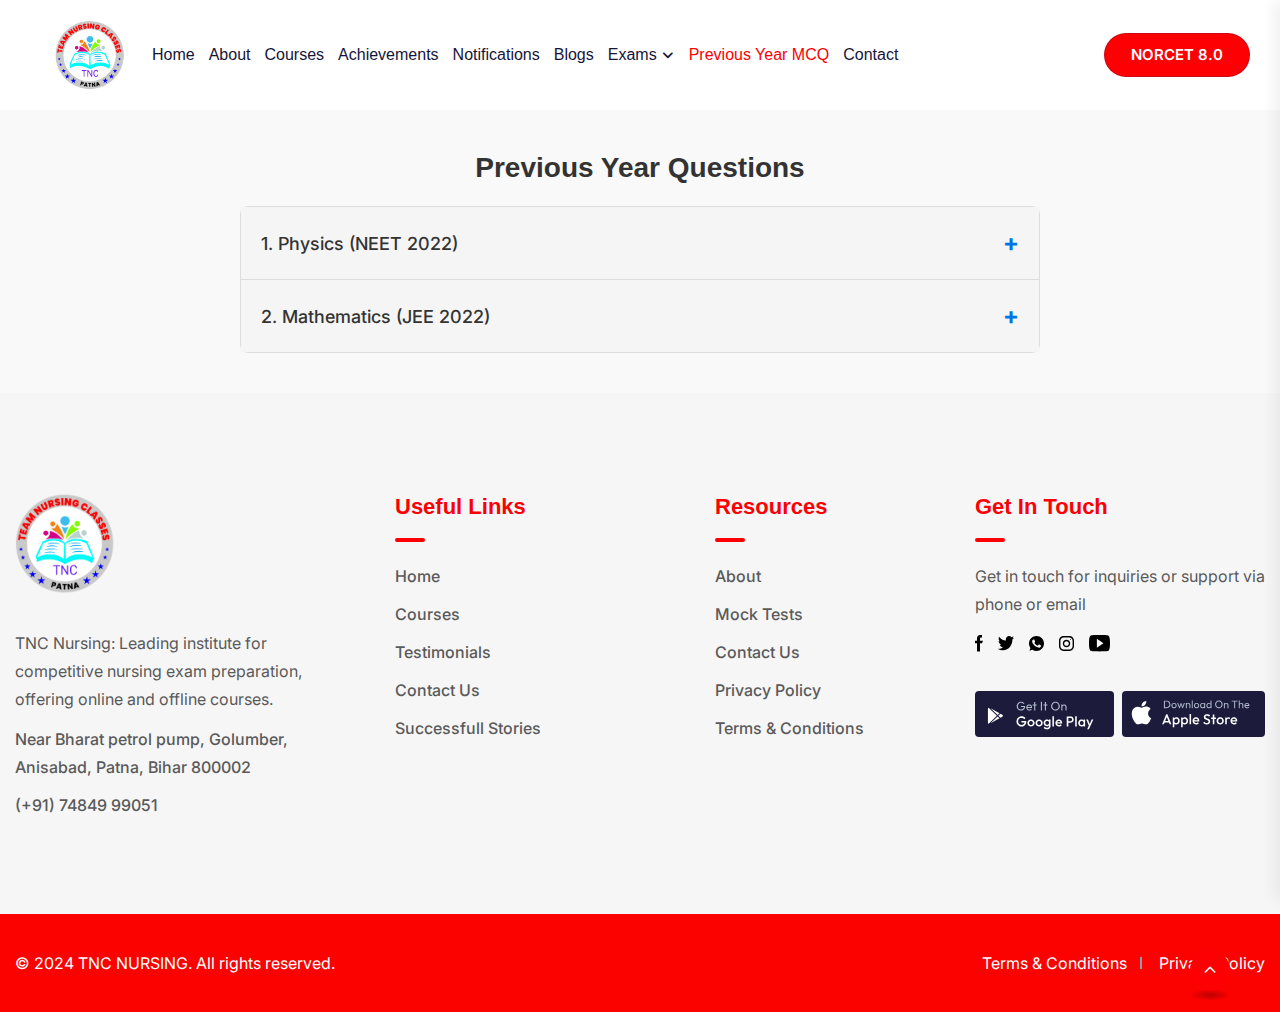
<file: answers.html>
<!doctype html>
<html lang="en">

<head>
    <meta charset="utf-8">
    <meta http-equiv="x-ua-compatible" content="ie=edge">
    <title>TNC - Nursing</title>
    <meta name="description" content="">
    <meta name="viewport" content="width=device-width, initial-scale=1">

    <link rel="shortcut icon" type="image/x-icon" href="assets/img/favicon.png">
    <!-- Place favicon.ico in the root directory -->

    <!-- CSS here -->
    <link rel="stylesheet" href="assets/css/bootstrap.min.css">
    <link rel="stylesheet" href="assets/css/animate.min.css">
    <link rel="stylesheet" href="assets/css/magnific-popup.css">
    <link rel="stylesheet" href="assets/css/fontawesome-all.min.css">
    <link rel="stylesheet" href="assets/css/flaticon-skillgro.css">
    <link rel="stylesheet" href="assets/css/flaticon-skillgro-new.css">
    <link rel="stylesheet" href="assets/css/swiper-bundle.min.css">
    <link rel="stylesheet" href="assets/css/default-icons.css">
    <link rel="stylesheet" href="assets/css/select2.min.css">
    <link rel="stylesheet" href="assets/css/odometer.css">
    <link rel="stylesheet" href="assets/css/aos.css">
    <link rel="stylesheet" href="assets/css/plyr.css">
    <link rel="stylesheet" href="assets/css/spacing.css">
    <link rel="stylesheet" href="assets/css/main.css">
</head>

<body>

    <!-- Scroll-top -->
    <button class="scroll__top scroll-to-target" data-target="html">
        <i class="tg-flaticon-arrowhead-up"></i>
    </button>
    <!-- Scroll-top-end-->

    <!-- header-area -->
    <header>
        <div id="header-fixed-height"></div>
        <div id="sticky-header" class="tg-header__area">
            <div class="container custom-container">
                <div class="row">
                    <div class="col-12">
                        <div class="tgmenu__wrap">
                            <nav class="tgmenu__nav">
                                <div class="logo">
                                    <a href="index.html"><img src="assets/img/TNC-logo.png" alt="Logo"
                                            style="width: 70px; margin-left: 40px;"></a>
                                </div>
                                <div class="tgmenu__navbar-wrap tgmenu__main-menu d-none d-xl-flex">
                                    <ul>
                                        <li>
                                            <a href="index.html">Home</a>
                                        </li>
                                        <li>
                                            <a href="about-us.html">About</a>
                                        </li>
                                        <li>
                                            <a href="courses.html">Courses</a>
                                        </li>
                                        <li>
                                            <a href="achievements.html">Achievements</a>
                                        </li>
                                        <li>
                                            <a href="announcements.html">Notifications</a>
                                        </li>
                                        <li>
                                            <a href="blogs.html">Blogs</a>
                                        </li>
                                        <li class="menu-item-has-children"><a href="#">Exams</a>
                                            <ul class="sub-menu">
                                                <li><a href="norcet-exam-details.html">AIIMS NORCET</a></li>
                                                <li><a href="#">Nursing Officer Exams</a></li>
                                                <li><a href="#">CHO</a></li>
                                            </ul>
                                        </li>
                                        <li class="active">
                                            <a href="previous-year-mcq.html">Previous year MCQ</a>
                                        </li>
                                        <li>
                                            <a href="contact.html">Contact</a>
                                        </li>
                                    </ul>
                                </div>
                                <div class="tgmenu__action">
                                    <ul class="list-wrap">
                                        <li class="header-btn login-btn">
                                            <a href="#">NORCET 8.0</a>
                                        </li>
                                    </ul>
                                </div>
                                <!-- <div class="tgmenu__search d-none d-md-block"> 
                                    <form action="#" class="tgmenu__search-form">
                                        <div class="input-grp">
                                            <input type="text" placeholder="Search For Course . . .">
                                            <button type="submit"><i class="flaticon-search"></i></button>
                                        </div>
                                    </form>
                                </div> -->
                                <div class="mobile-nav-toggler"><i class="tg-flaticon-menu-1"></i></div>
                            </nav>
                        </div>
                        <!-- Mobile Menu  -->
                        <div class="tgmobile__menu">
                            <nav class="tgmobile__menu-box">
                                <div class="close-btn"><i class="tg-flaticon-close-1"></i></div>
                                <div class="nav-logo">
                                    <a href="index.html"><img src="assets/img/TNC-logo.png" alt="Logo"></a>
                                </div>
                                <div class="tgmobile__search">
                                    <form action="#">
                                        <input type="text" placeholder="Search here...">
                                        <button><i class="fas fa-search"></i></button>
                                    </form>
                                </div>
                                <div class="tgmobile__menu-outer">
                                    <!--Here Menu Will Come Automatically Via Javascript / Same Menu as in Header-->
                                </div>
                                <div class="social-links">
                                    <ul class="list-wrap">
                                        <li><a href="#"><i class="fab fa-facebook-f"></i></a></li>
                                        <li><a href="#"><i class="fab fa-twitter"></i></a></li>
                                        <li><a href="#"><i class="fab fa-instagram"></i></a></li>
                                        <li><a href="#"><i class="fab fa-linkedin-in"></i></a></li>
                                        <li><a href="#"><i class="fab fa-youtube"></i></a></li>
                                    </ul>
                                </div>
                            </nav>
                        </div>
                        <div class="tgmobile__menu-backdrop"></div>
                        <!-- End Mobile Menu -->
                    </div>
                </div>
            </div>
        </div>
    </header>
    <!-- header-area-end -->



    <section class="pyq-accordion-section">
        <div class="pyq-container">
            <h2 class="pyq-title">Previous Year Questions</h2>
            <div class="pyq-accordion">
                <!-- Accordion Item 1 -->
                <div class="pyq-accordion-item">
                    <button class="pyq-accordion-header" data-target="table1">
                        <span class="pyq-question">1. Physics (NEET 2022)</span>
                        <span class="pyq-icon">+</span>
                    </button>
                    <div class="pyq-accordion-body" id="table1">
                        <table class="pyq-table">
                            <thead>
                                <tr>
                                    <th>Subject Name</th>
                                    <th>Download</th>
                                    <th>File Type</th>
                                    <th>File Size</th>
                                </tr>
                            </thead>
                            <tbody>
                                <tr>
                                    <td>Physics</td>
                                    <td><a href="#" class="pyq-download-link">Download</a></td>
                                    <td>PDF</td>
                                    <td>2 MB</td>
                                </tr>
                                <tr>
                                    <td>Chemistry</td>
                                    <td><a href="#" class="pyq-download-link">Download</a></td>
                                    <td>PDF</td>
                                    <td>1.5 MB</td>
                                </tr>
                            </tbody>
                        </table>
                    </div>
                </div>
                <!-- Accordion Item 2 -->
                <div class="pyq-accordion-item">
                    <button class="pyq-accordion-header" data-target="table2">
                        <span class="pyq-question">2. Mathematics (JEE 2022)</span>
                        <span class="pyq-icon">+</span>
                    </button>
                    <div class="pyq-accordion-body" id="table2">
                        <table class="pyq-table">
                            <thead>
                                <tr>
                                    <th>Subject Name</th>
                                    <th>Download</th>
                                    <th>File Type</th>
                                    <th>File Size</th>
                                </tr>
                            </thead>
                            <tbody>
                                <tr>
                                    <td>Mathematics</td>
                                    <td><a href="#" class="pyq-download-link">Download</a></td>
                                    <td>PDF</td>
                                    <td>3 MB</td>
                                </tr>
                            </tbody>
                        </table>
                    </div>
                </div>
            </div>
        </div>
    </section>


    <!-- footer-area -->
    <footer class="footer__area">
        <div class="footer__top">
            <div class="container">
                <div class="row">
                    <div class="col-xl-3 col-lg-4 col-md-6">
                        <div class="footer__widget">
                            <div class="logo mb-35">
                                <a href="index.html"><img src="assets/img/TNC-logo.png" alt="img"
                                        style="width: 100px;"></a>
                            </div>
                            <div class="footer__content footer__link">
                                <p>TNC Nursing: Leading institute for competitive nursing exam preparation, offering
                                    online and offline courses.</p>
                                <ul class="list-wrap">
                                    <li><a href="https://maps.app.goo.gl/Lk8NvVTADcfZtj2D7" target="_blank">Near Bharat
                                            petrol pump, Golumber, Anisabad, Patna, Bihar 800002</a></li>
                                    <li><a href="tel:+9174849 99051">(+91) 74849 99051</a></li>
                                </ul>
                            </div>
                        </div>
                    </div>
                    <div class="col-xl-3 col-lg-4 col-md-6 col-sm-6">
                        <div class="footer__widget">
                            <h4 class="footer__widget-title">Useful Links</h4>
                            <div class="footer__link">
                                <ul class="list-wrap">
                                    <li><a href="index.html">Home</a></li>
                                    <li><a href="courses.html">Courses</a></li>
                                    <li><a href="#">Testimonials</a></li>
                                    <li><a href="contact.html">Contact Us</a></li>
                                    <li><a href="#">Successfull Stories</a></li>
                                </ul>
                            </div>
                        </div>
                    </div>
                    <div class="col-xl-3 col-lg-4 col-md-6 col-sm-6">
                        <div class="footer__widget">
                            <h4 class="footer__widget-title">Resources</h4>
                            <div class="footer__link">
                                <ul class="list-wrap">
                                    <li><a href="about-us.html">About</a></li>
                                    <li><a href="about-us.html">Mock Tests</a></li>
                                    <li><a href="contact.html">Contact Us</a></li>
                                    <li><a href="#">Privacy Policy</a></li>
                                    <li><a href="#">Terms & Conditions</a></li>
                                </ul>
                            </div>
                        </div>
                    </div>
                    <div class="col-xl-3 col-lg-4 col-md-6">
                        <div class="footer__widget">
                            <h4 class="footer__widget-title">Get In Touch</h4>
                            <div class="footer__contact-content">
                                <p>Get in touch for inquiries or support via phone or email</p>
                                <ul class="list-wrap footer__social">
                                    <li>
                                        <a href="https://www.facebook.com/tncnursing1/" target="_blank">
                                            <img src="assets/img/icons/facebook.svg" alt="img" class="injectable">
                                        </a>
                                    </li>
                                    <li>
                                        <a href="#" target="_blank">
                                            <img src="assets/img/icons/twitter.svg" alt="img" class="injectable">
                                        </a>
                                    </li>
                                    <li>
                                        <a href="#" target="_blank">
                                            <img src="assets/img/icons/whatsapp.svg" alt="img" class="injectable">
                                        </a>
                                    </li>
                                    <li>
                                        <a href="https://www.instagram.com/tncnursing/" target="_blank">
                                            <img src="assets/img/icons/instagram.svg" alt="img" class="injectable">
                                        </a>
                                    </li>
                                    <li>
                                        <a href="https://www.youtube.com/@tncnursingclassespatna" target="_blank">
                                            <img src="assets/img/icons/youtube.svg" alt="img" class="injectable">
                                        </a>
                                    </li>
                                </ul>
                            </div>
                            <div class="app-download">
                                <a href="https://play.google.com/store/apps/details?id=com.tncnursing&hl=en_IN"
                                    target="_blank"><img src="assets/img/others/google-play.svg" alt="img"></a>
                                <a href="https://apps.apple.com/in/app/team-nursing-classes-tnc/id6445818921"
                                    target="_blank"><img src="assets/img/others/apple-store.svg" alt="img"></a>
                            </div>
                        </div>
                    </div>
                </div>
            </div>
        </div>
        <div class="footer__bottom">
            <div class="container">
                <div class="row align-items-center">
                    <div class="col-md-7">
                        <div class="copy-right-text">
                            <p>© 2024 TNC NURSING. All rights reserved.</p>
                        </div>
                    </div>
                    <div class="col-md-5">
                        <div class="footer__bottom-menu">
                            <ul class="list-wrap">
                                <li><a href="contact.html">Terms & Conditions</a></li>
                                <li><a href="contact.html">Privacy Policy</a></li>
                            </ul>
                        </div>
                    </div>
                </div>
            </div>
        </div>
    </footer>
    <!-- footer-area-end -->


    <!-- JS here -->
    <script src="assets/js/vendor/jquery-3.6.0.min.js"></script>
    <script src="assets/js/bootstrap.min.js"></script>
    <script src="assets/js/imagesloaded.pkgd.min.js"></script>
    <script src="assets/js/jquery.magnific-popup.min.js"></script>
    <script src="assets/js/jquery.odometer.min.js"></script>
    <script src="assets/js/jquery.appear.js"></script>
    <script src="assets/js/tween-max.min.js"></script>
    <script src="assets/js/select2.min.js"></script>
    <script src="assets/js/swiper-bundle.min.js"></script>
    <script src="assets/js/jquery.marquee.min.js"></script>
    <script src="assets/js/ajax-form.js"></script>
    <script src="assets/js/jquery.circleType.js"></script>
    <script src="assets/js/jquery.lettering.min.js"></script>
    <script src="assets/js/plyr.min.js"></script>
    <script src="assets/js/wow.min.js"></script>
    <script src="assets/js/aos.js"></script>
    <script src="assets/js/main.js"></script>
    <!-- <script>
        SVGInject(document.querySelectorAll("img.injectable"));
    </script> -->

    <script>
        document.addEventListener("DOMContentLoaded", () => {
            const headers = document.querySelectorAll(".pyq-accordion-header");

            headers.forEach((header) => {
                header.addEventListener("click", () => {
                    const body = document.getElementById(header.getAttribute("data-target"));
                    const icon = header.querySelector(".pyq-icon");

                    if (body.classList.contains("open")) {
                        body.classList.remove("open");
                        icon.textContent = "+";
                    } else {
                        // Close all other open accordions
                        document.querySelectorAll(".pyq-accordion-body").forEach((item) => {
                            item.classList.remove("open");
                        });
                        document.querySelectorAll(".pyq-icon").forEach((icon) => {
                            icon.textContent = "+";
                        });

                        // Open the selected accordion
                        body.classList.add("open");
                        icon.textContent = "-";
                    }
                });
            });
        });

    </script>
</body>

</html>
</file>
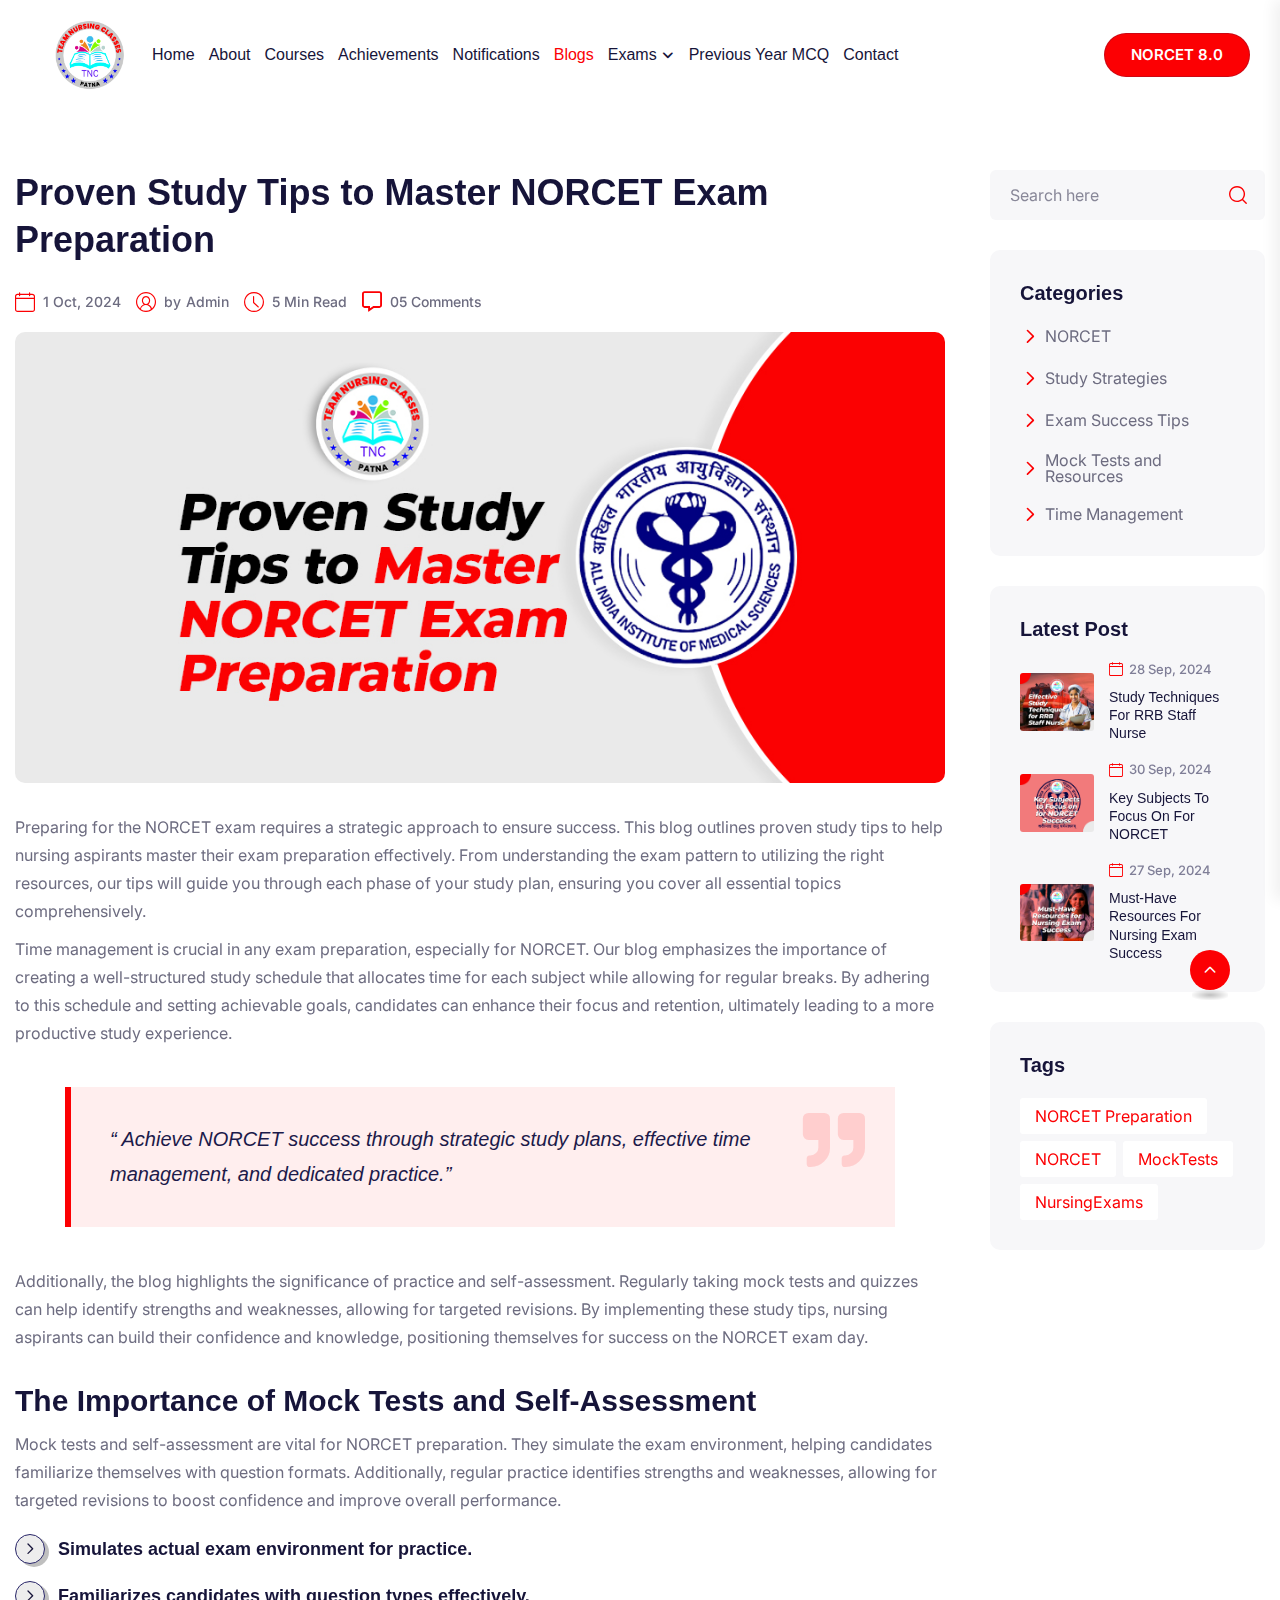
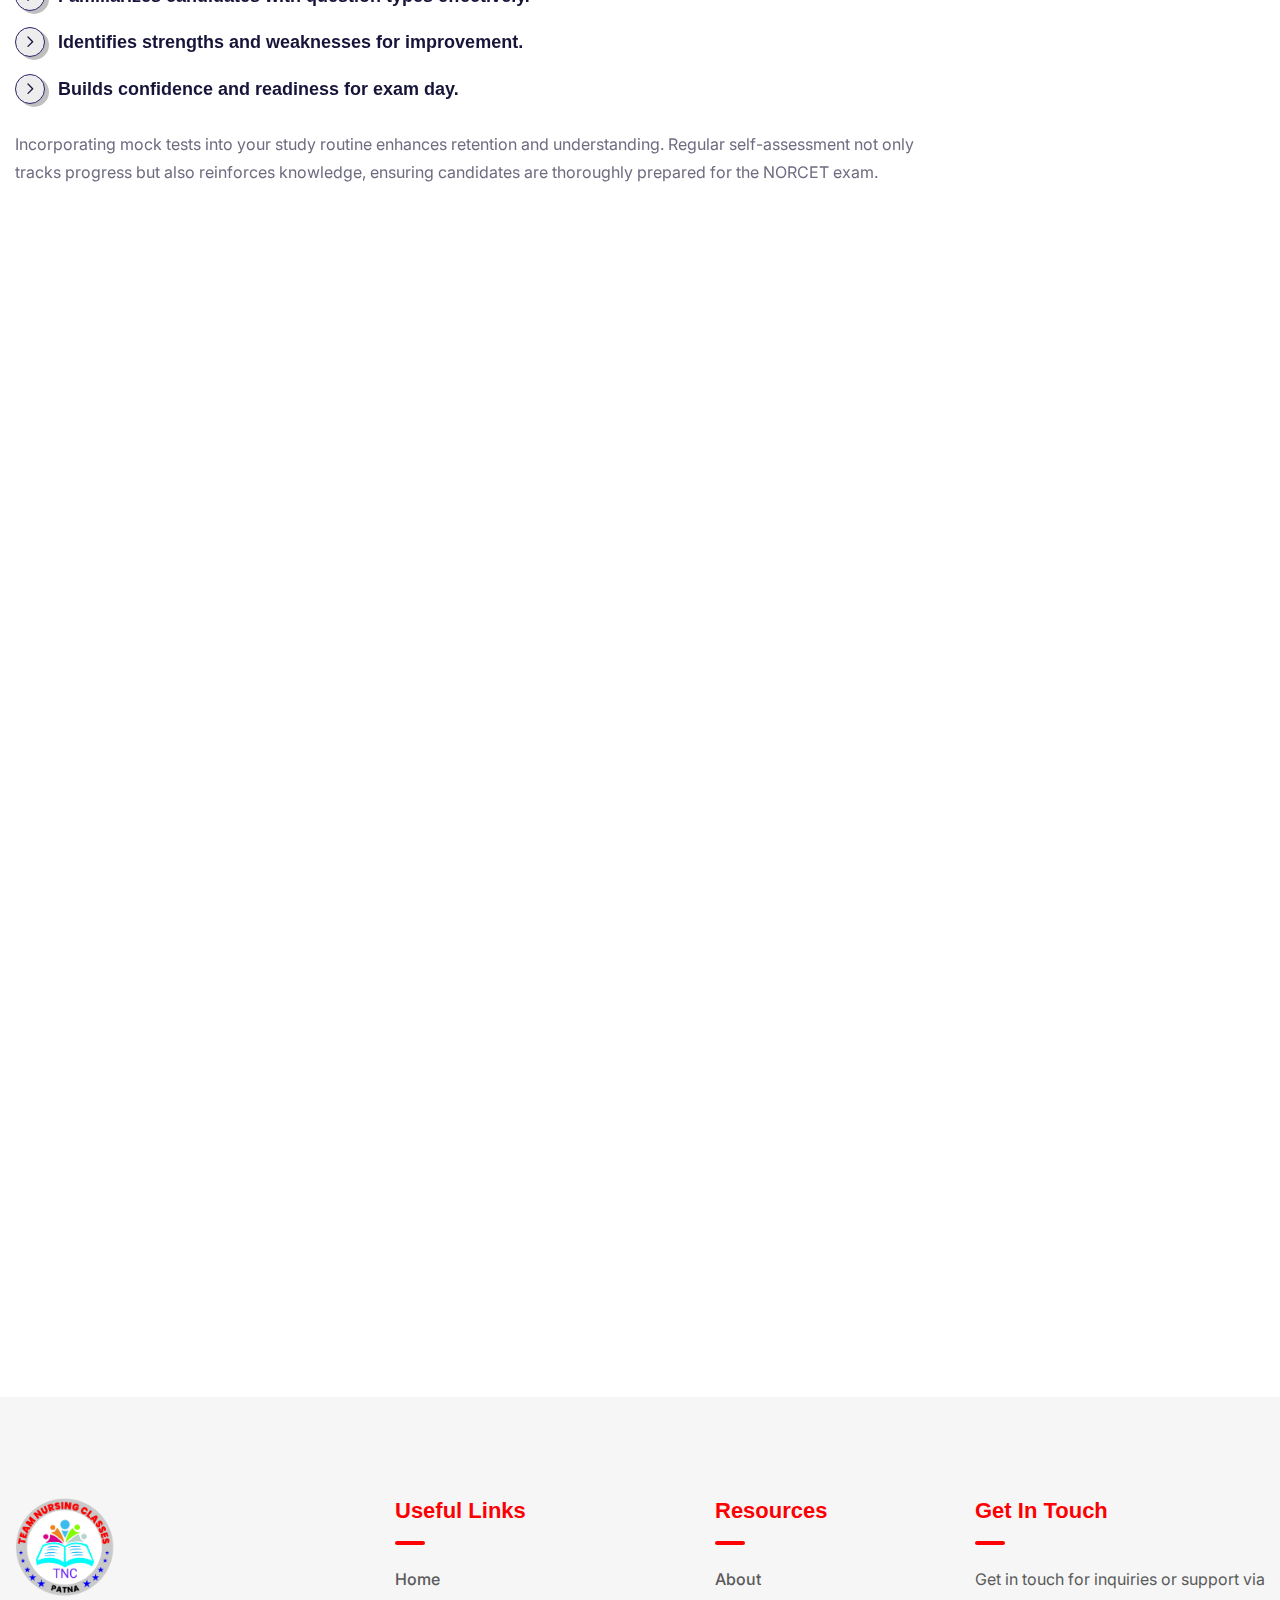
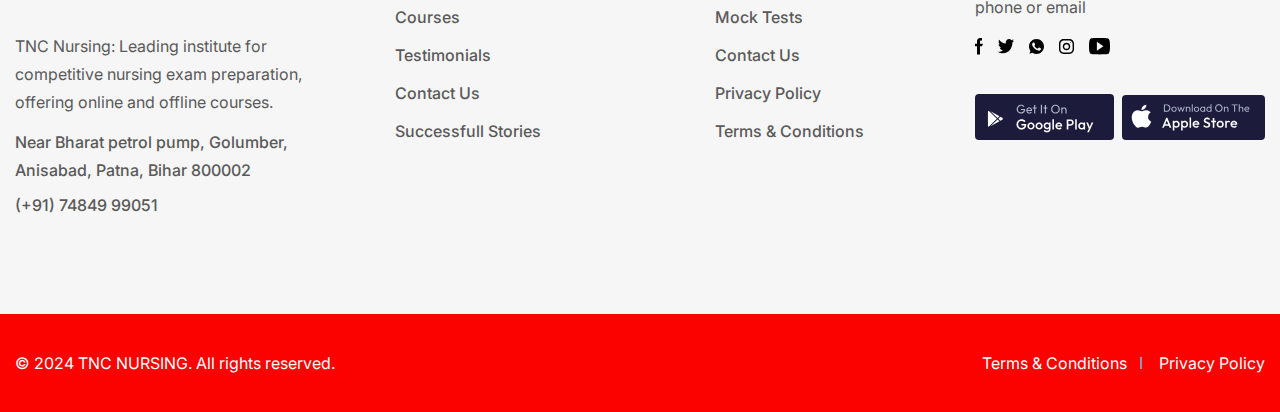
<file: blog-details.html>
<!doctype html>
<html lang="en">

<head>
    <meta charset="utf-8">
    <meta http-equiv="x-ua-compatible" content="ie=edge">
    <title>TNC - Nursing</title>
    <meta name="description" content="">
    <meta name="viewport" content="width=device-width, initial-scale=1">

    <link rel="shortcut icon" type="image/x-icon" href="assets/img/favicon.png">
    <!-- Place favicon.ico in the root directory -->

    <!-- CSS here -->
    <link rel="stylesheet" href="assets/css/bootstrap.min.css">
    <link rel="stylesheet" href="assets/css/animate.min.css">
    <link rel="stylesheet" href="assets/css/magnific-popup.css">
    <link rel="stylesheet" href="assets/css/fontawesome-all.min.css">
    <link rel="stylesheet" href="assets/css/flaticon-skillgro.css">
    <link rel="stylesheet" href="assets/css/flaticon-skillgro-new.css">
    <link rel="stylesheet" href="assets/css/swiper-bundle.min.css">
    <link rel="stylesheet" href="assets/css/default-icons.css">
    <link rel="stylesheet" href="assets/css/select2.min.css">
    <link rel="stylesheet" href="assets/css/odometer.css">
    <link rel="stylesheet" href="assets/css/aos.css">
    <link rel="stylesheet" href="assets/css/plyr.css">
    <link rel="stylesheet" href="assets/css/spacing.css">
    <link rel="stylesheet" href="assets/css/main.css">
</head>

<body>

    <!-- Scroll-top -->
    <button class="scroll__top scroll-to-target" data-target="html">
        <i class="tg-flaticon-arrowhead-up"></i>
    </button>
    <!-- Scroll-top-end-->

    <!-- header-area -->
    <header>
        <!-- <div class="tg-header__top">
            <div class="container custom-container">
                <div class="row">
                    <div class="col-lg-6">
                        <ul class="tg-header__top-info list-wrap">
                            <li><img src="assets/img/icons/map_marker.svg" alt="Icon"> <span>589 5th Ave, NY 10024, USA</span></li>
                            <li><img src="assets/img/icons/envelope.svg" alt="Icon"> <a href="mailto:info@skillgrodemo.com">info@skillgrodemo.com</a></li>
                        </ul>
                    </div>
                    <div class="col-lg-6">
                        <div class="tg-header__top-right">
                            <div class="tg-header__phone">
                                <img src="assets/img/icons/phone.svg" alt="Icon">Call us: <a href="tel:0123456789">+123 599 8989</a>
                            </div>
                            <ul class="tg-header__top-social list-wrap">
                                <li>Follow Us On :</li>
                                <li><a href="#"><i class="fab fa-facebook-f"></i></a></li>
                                <li><a href="#"><i class="fab fa-twitter"></i></a></li>
                                <li><a href="#"><i class="fab fa-whatsapp"></i></a></li>
                                <li><a href="#"><i class="fab fa-linkedin-in"></i></a></li>
                                <li><a href="#"><i class="fab fa-youtube"></i></a></li>
                            </ul>
                        </div>
                    </div>
                </div>
            </div>
        </div> -->
        <div id="header-fixed-height"></div>
        <div id="sticky-header" class="tg-header__area">
            <div class="container custom-container">
                <div class="row">
                    <div class="col-12">
                        <div class="tgmenu__wrap">
                            <nav class="tgmenu__nav">
                                <div class="logo">
                                    <a href="index.html"><img src="assets/img/TNC-logo.png" alt="Logo" style="width: 70px; margin-left: 40px;"></a>
                                </div>
                                <div class="tgmenu__navbar-wrap tgmenu__main-menu d-none d-xl-flex">
                                    <ul>
                                        <li>
                                            <a href="index.html">Home</a>
                                        </li>
                                        <li >
                                            <a href="about-us.html">About</a>
                                        </li>
                                        <li>
                                            <a href="courses.html">Courses</a>
                                        </li>
                                        <li>
                                            <a href="achievements.html">Achievements</a>
                                        </li>  
                                        <li>
                                            <a href="announcements.html">Notifications</a>
                                        </li>  
                                        <li class="active">
                                            <a href="blogs.html">Blogs</a>
                                        </li>
                                        <li class="menu-item-has-children"><a href="#">Exams</a>
                                            <ul class="sub-menu">
                                                <li><a href="norcet-exam-details.html">AIIMS NORCET</a></li>
                                                <li><a href="#">Nursing Officer Exams</a></li>
                                                <li><a href="#">CHO</a></li>
                                            </ul>
                                        </li>
                                        <li>
                                            <a href="previous-year-mcq.html">Previous year MCQ</a>
                                        </li>
                                        <li>
                                            <a href="contact.html">Contact</a>
                                        </li>  
                                    </ul>
                                </div>
                                <div class="tgmenu__action">
                                    <ul class="list-wrap">
                                        <li class="header-btn login-btn">
                                            <a href="#">NORCET 8.0</a>
                                        </li>
                                    </ul>
                                </div>
                                <!-- <div class="tgmenu__search d-none d-md-block"> 
                                    <form action="#" class="tgmenu__search-form">
                                        <div class="input-grp">
                                            <input type="text" placeholder="Search For Course . . .">
                                            <button type="submit"><i class="flaticon-search"></i></button>
                                        </div>
                                    </form>
                                </div> -->
                                <div class="mobile-nav-toggler"><i class="tg-flaticon-menu-1"></i></div>
                            </nav>
                        </div>
                        <!-- Mobile Menu  -->
                        <div class="tgmobile__menu">
                            <nav class="tgmobile__menu-box">
                                <div class="close-btn"><i class="tg-flaticon-close-1"></i></div>
                                <div class="nav-logo">
                                    <a href="index.html"><img src="assets/img/TNC-logo.png" alt="Logo"></a>
                                </div>
                                <div class="tgmobile__search">
                                    <form action="#">
                                        <input type="text" placeholder="Search here...">
                                        <button><i class="fas fa-search"></i></button>
                                    </form>
                                </div>
                                <div class="tgmobile__menu-outer">
                                    <!--Here Menu Will Come Automatically Via Javascript / Same Menu as in Header-->
                                </div>
                                <div class="social-links">
                                    <ul class="list-wrap">
                                        <li><a href="#"><i class="fab fa-facebook-f"></i></a></li>
                                        <li><a href="#"><i class="fab fa-twitter"></i></a></li>
                                        <li><a href="#"><i class="fab fa-instagram"></i></a></li>
                                        <li><a href="#"><i class="fab fa-linkedin-in"></i></a></li>
                                        <li><a href="#"><i class="fab fa-youtube"></i></a></li>
                                    </ul>
                                </div>
                            </nav>
                        </div>
                        <div class="tgmobile__menu-backdrop"></div>
                        <!-- End Mobile Menu -->
                    </div>
                </div>
            </div>
        </div>
    </header>
    <!-- header-area-end -->



    <!-- main-area -->
    <main class="main-area fix">

        <!-- blog-details-area -->
        <section class="blog-details-area section-py-120" data-aos="fade-up" data-aos-delay="200">
            <div class="container">
                <div class="row">
                    <div class="col-xl-9 col-lg-8">
                        <h3 class="title" style="padding-bottom: 20px; font-size: 36px;" data-aos="fade-right" data-aos-delay="300">Proven Study Tips to Master NORCET Exam Preparation</h3>
                        <div class="blog__post-meta">
                            <ul class="list-wrap">
                                <li><i class="flaticon-calendar"></i>1 Oct, 2024</li>
                                <li><i class="flaticon-user-1"></i> by <a href="#">Admin</a></li>
                                <li><i class="flaticon-clock"></i> 5 Min Read</li>
                                <li><i class="far fa-comment-alt"></i> 05 Comments</li>
                            </ul>
                        </div>
                        <div class="blog__details-wrapper">
                            <div class="blog__details-thumb">
                                <img src="assets/img/blog/blog_details.jpg" alt="img">
                            </div>
                            <div class="blog__details-content">
                                <p>Preparing for the NORCET exam requires a strategic approach to ensure success. This blog outlines proven study tips to help nursing aspirants master their exam preparation effectively. From understanding the exam pattern to utilizing the right resources, our tips will guide you through each phase of your study plan, ensuring you cover all essential topics comprehensively.</p>
                                <p>Time management is crucial in any exam preparation, especially for NORCET. Our blog emphasizes the importance of creating a well-structured study schedule that allocates time for each subject while allowing for regular breaks. By adhering to this schedule and setting achievable goals, candidates can enhance their focus and retention, ultimately leading to a more productive study experience.</p>
                                <blockquote>
                                    <p>“ Achieve NORCET success through strategic study plans, effective time management, and dedicated practice.”</p>
                                </blockquote>
                                <p>Additionally, the blog highlights the significance of practice and self-assessment. Regularly taking mock tests and quizzes can help identify strengths and weaknesses, allowing for targeted revisions. By implementing these study tips, nursing aspirants can build their confidence and knowledge, positioning themselves for success on the NORCET exam day.</p>
                                <div class="blog__details-content-inner">
                                    <h4 class="inner-title">The Importance of Mock Tests and Self-Assessment</h4>
                                    <p>Mock tests and self-assessment are vital for NORCET preparation. They simulate the exam environment, helping candidates familiarize themselves with question formats. Additionally, regular practice identifies strengths and weaknesses, allowing for targeted revisions to boost confidence and improve overall performance.</p>
                                    <ul class="about__info-list list-wrap">
                                        <li class="about__info-list-item">
                                            <i class="flaticon-angle-right"></i>
                                            <p class="content">Simulates actual exam environment for practice.</p>
                                        </li>
                                        <li class="about__info-list-item">
                                            <i class="flaticon-angle-right"></i>
                                            <p class="content">Familiarizes candidates with question types effectively.</p>
                                        </li>
                                        <li class="about__info-list-item">
                                            <i class="flaticon-angle-right"></i>
                                            <p class="content">Identifies strengths and weaknesses for improvement.</p>
                                        </li>
                                        <li class="about__info-list-item">
                                            <i class="flaticon-angle-right"></i>
                                            <p class="content">Builds confidence and readiness for exam day.</p>
                                        </li>
                                    </ul>
                                </div>
                                <p>Incorporating mock tests into your study routine enhances retention and understanding. Regular self-assessment not only tracks progress but also reinforces knowledge, ensuring candidates are thoroughly prepared for the NORCET exam.</p>
                                <div class="blog__details-bottom" data-aos="fade-up" data-aos-delay="500">
                                    <div class="row align-items-center">
                                        <div class="col-xl-6 col-md-7">
                                            <div class="tg-post-tag">
                                                <h5 class="tag-title">Tags :</h5>
                                                <ul class="list-wrap p-0 mb-0">
                                                    <li><a href="#">NORCET</a></li>
                                                    <li><a href="#">MockTests</a></li>
                                                    <li><a href="#">NursingExams</a></li>
                                                </ul>
                                            </div>
                                        </div>
                                        <div class="col-xl-6 col-md-5">
                                            <div class="tg-post-social justify-content-start justify-content-md-end">
                                                <h5 class="social-title">Share :</h5>
                                                <ul class="list-wrap p-0 mb-0">
                                                    <li><a href="#"><i class="fab fa-facebook-f"></i></a></li>
                                                    <li><a href="#"><i class="fab fa-twitter"></i></a></li>
                                                    <li><a href="#"><i class="fab fa-linkedin-in"></i></a></li>
                                                    <li><a href="#"><i class="fab fa-pinterest-p"></i></a></li>
                                                </ul>
                                            </div>
                                        </div>
                                    </div>
                                </div>
                            </div>
                        </div>
                        <div class="blog__post-author" data-aos="fade-up" data-aos-delay="700">
                            <div class="blog__post-author-thumb">
                                <a href="#"><img src="assets/img/blog/author.png" alt="img"></a>
                            </div>
                            <div class="blog__post-author-content">
                                <span class="designation">Author</span>
                                <h5 class="name">Arjun Raghav</h5>
                                <p>Arjun Raghavan is an author and nursing educator, passionate about guiding aspiring nurses through effective study strategies and exam preparation techniques for success.</p>
                            </div>
                        </div>
                        <div class="blog-post-comment" data-aos="fade-right" data-aos-delay="800">
                            <div class="comment-wrap">
                                <div class="comment-wrap-title">
                                    <h4 class="title">02 Comments</h4>
                                </div>
                                <div class="latest-comments">
                                    <ul class="list-wrap">
                                        <li>
                                            <div class="comments-box">
                                                <div class="comments-avatar">
                                                    <img src="assets/img/blog/comment01.png" alt="img" style="height: 90px;">
                                                </div>
                                                <div class="comments-text">
                                                    <div class="avatar-name">
                                                        <h6 class="name">Lakshmi Priya</h6>
                                                        <span class="date">3 Oct, 2024</span>
                                                    </div>
                                                    <p>Thank you for the insightful tips! I found the mock test advice particularly helpful. I feel more confident about my NORCET preparation now!</p>
                                                    <div class="comment-reply">
                                                        <a href="#" class="comment-reply-link">Reply</a>
                                                    </div>
                                                </div>
                                            </div>
                                        </li>
                                    </ul>
                                </div>
                            </div>
                            <div class="comment-respond" data-aos="fade-up" data-aos-delay="900">
                                <h4 class="comment-reply-title">Post a comment</h4>
                                <form action="#" class="comment-form">
                                    <p class="comment-notes">
                                        <span>Your email address will not be published. Required fields are marked *</span>
                                    </p>
                                    <div class="comment-field">
                                        <textarea placeholder="Comment"></textarea>
                                    </div>
                                    <div class="row">
                                        <div class="col-lg-4">
                                            <div class="comment-field">
                                                <input type="text" placeholder="Name">
                                            </div>
                                        </div>
                                        <div class="col-lg-4">
                                            <div class="comment-field">
                                                <input type="email" placeholder="Email">
                                            </div>
                                        </div>
                                        <div class="col-lg-4">
                                            <div class="comment-field">
                                                <input type="tel" placeholder="Mobile">
                                            </div>
                                        </div>
                                    </div>
                                    <div class="comment-field checkbox-grp">
                                        <input type="checkbox" id="checkbox_two">
                                        <label for="checkbox_two">Save my name, email, and website in this browser for the next time I comment.</label>
                                    </div>
                                    <p class="form-submit"></p>
                                    <button class="btn btn-two arrow-btn">Post Comment <img src="assets/img/icons/right_arrow.svg" alt="img" class="injectable"></button>
                                </form>
                            </div>
                        </div>
                    </div>
                    <div class="col-xl-3 col-lg-4" data-aos="fade-left" data-aos-delay="400">
                        <aside class="blog-sidebar">
                            <div class="blog-widget widget_search">
                                <div class="sidebar-search-form">
                                    <form action="#">
                                        <input type="text" placeholder="Search here">
                                        <button><i class="flaticon-search"></i></button>
                                    </form>
                                </div>
                            </div>
                            <div class="blog-widget">
                                <h4 class="widget-title">Categories</h4>
                                <div class="shop-cat-list">
                                    <ul class="list-wrap">
                                        <li>
                                            <a href="#"><i class="flaticon-angle-right"></i>NORCET</a>
                                        </li>
                                        <li>
                                            <a href="#"><i class="flaticon-angle-right"></i>Study Strategies</a>
                                        </li>
                                        <li>
                                            <a href="#"><i class="flaticon-angle-right"></i>Exam Success Tips</a>
                                        </li>
                                        <li>
                                            <a href="#"><i class="flaticon-angle-right"></i>Mock Tests and Resources</a>
                                        </li>
                                        <li>
                                            <a href="#"><i class="flaticon-angle-right"></i>Time Management</a>
                                        </li>
                                    </ul>
                                </div>
                            </div>
                            <div class="blog-widget">
                                <h4 class="widget-title">Latest Post</h4>
                                <div class="rc-post-item">
                                    <div class="rc-post-thumb">
                                        <a href="blog-details.html">
                                            <img src="assets/img/blog/blog_post05.jpg" alt="img">
                                        </a>
                                    </div>
                                    <div class="rc-post-content">
                                        <span class="date"><i class="flaticon-calendar"></i>28 Sep, 2024</span>
                                        <h4 class="title"><a href="blog-details.html">Study Techniques for RRB Staff Nurse</a></h4>
                                    </div>
                                </div>
                                <div class="rc-post-item">
                                    <div class="rc-post-thumb">
                                        <a href="blog-details.html">
                                            <img src="assets/img/blog/blog_post03.jpg" alt="img">
                                        </a>
                                    </div>
                                    <div class="rc-post-content">
                                        <span class="date"><i class="flaticon-calendar"></i> 30 Sep, 2024</span>
                                        <h4 class="title"><a href="blog-details.html">Key Subjects to Focus on for NORCET</a></h4>
                                    </div>
                                </div>
                                <div class="rc-post-item">
                                    <div class="rc-post-thumb">
                                        <a href="blog-details.html">
                                            <img src="assets/img/blog/blog_post06.jpg" alt="img">
                                        </a>
                                    </div>
                                    <div class="rc-post-content">
                                        <span class="date"><i class="flaticon-calendar"></i>27 Sep, 2024</span>
                                        <h4 class="title"><a href="blog-details.html">Must-Have Resources for Nursing Exam Success</a></h4>
                                    </div>
                                </div>
                            </div>
                            <div class="blog-widget">
                                <h4 class="widget-title">Tags</h4>
                                <div class="tagcloud">
                                    <a href="#">NORCET Preparation</a>
                                    <a href="#">NORCET</a>
                                    <a href="#">MockTests</a>
                                    <a href="#">NursingExams</a>
                                </div>
                            </div>
                        </aside>
                    </div>
                </div>
            </div>
        </section>
        <!-- blog-details-area-end -->

    </main>
    <!-- main-area-end -->


    <!-- footer-area -->
    <footer class="footer__area">
        <div class="footer__top">
            <div class="container">
                <div class="row">
                    <div class="col-xl-3 col-lg-4 col-md-6">
                        <div class="footer__widget">
                            <div class="logo mb-35">
                                <a href="index.html"><img src="assets/img/TNC-logo.png" alt="img" style="width: 100px;"></a>
                            </div>
                            <div class="footer__content">
                                <p>TNC Nursing: Leading institute for competitive nursing exam preparation, offering online and offline courses.</p>
                                <ul class="list-wrap">
                                    <li>Near Bharat petrol pump, Golumber, Anisabad, Patna, Bihar 800002</li>
                                    <li>(+91) 74849 99051</li>
                                </ul>
                            </div>
                        </div>
                    </div>
                    <div class="col-xl-3 col-lg-4 col-md-6 col-sm-6">
                        <div class="footer__widget">
                            <h4 class="footer__widget-title">Useful Links</h4>
                            <div class="footer__link">
                                <ul class="list-wrap">
                                    <li><a href="index.html">Home</a></li>
                                    <li><a href="courses.html">Courses</a></li>
                                    <li><a href="#">Testimonials</a></li>
                                    <li><a href="contact.html">Contact Us</a></li>
                                    <li><a href="#">Successfull Stories</a></li>
                                </ul>
                            </div>
                        </div>
                    </div>
                    <div class="col-xl-3 col-lg-4 col-md-6 col-sm-6">
                        <div class="footer__widget">
                            <h4 class="footer__widget-title">Resources</h4>
                            <div class="footer__link">
                                <ul class="list-wrap">
                                    <li><a href="about-us.html">About</a></li>
                                    <li><a href="about-us.html">Mock Tests</a></li>
                                    <li><a href="contact.html">Contact Us</a></li>
                                    <li><a href="#">Privacy Policy</a></li>
                                    <li><a href="#">Terms & Conditions</a></li>
                                </ul>
                            </div>
                        </div>
                    </div>
                    <div class="col-xl-3 col-lg-4 col-md-6">
                        <div class="footer__widget">
                            <h4 class="footer__widget-title">Get In Touch</h4>
                            <div class="footer__contact-content">
                                <p>Get in touch for inquiries or support via phone or email</p>
                                <ul class="list-wrap footer__social">
                                    <li>
                                        <a href="https://www.facebook.com/tncnursing1/" target="_blank">
                                            <img src="assets/img/icons/facebook.svg" alt="img" class="injectable">
                                        </a>
                                    </li>
                                    <li>
                                        <a href="#" target="_blank">
                                            <img src="assets/img/icons/twitter.svg" alt="img" class="injectable">
                                        </a>
                                    </li>
                                    <li>
                                        <a href="#" target="_blank">
                                            <img src="assets/img/icons/whatsapp.svg" alt="img" class="injectable">
                                        </a>
                                    </li>
                                    <li>
                                        <a href="https://www.instagram.com/tncnursing/" target="_blank">
                                            <img src="assets/img/icons/instagram.svg" alt="img" class="injectable">
                                        </a>
                                    </li>
                                    <li>
                                        <a href="https://www.youtube.com/@tncnursingclassespatna" target="_blank">
                                            <img src="assets/img/icons/youtube.svg" alt="img" class="injectable">
                                        </a>
                                    </li>
                                </ul>
                            </div>
                            <div class="app-download">
                                <a href="https://play.google.com/store/apps/details?id=com.tncnursing&hl=en_IN" target="_blank"><img src="assets/img/others/google-play.svg" alt="img"></a>
                                <a href="https://apps.apple.com/in/app/team-nursing-classes-tnc/id6445818921" target="_blank"><img src="assets/img/others/apple-store.svg" alt="img"></a>
                            </div>
                        </div>
                    </div>
                </div>
            </div>
        </div>
        <div class="footer__bottom">
            <div class="container">
                <div class="row align-items-center">
                    <div class="col-md-7">
                        <div class="copy-right-text">
                            <p>© 2024 TNC NURSING. All rights reserved.</p>
                        </div>
                    </div>
                    <div class="col-md-5">
                        <div class="footer__bottom-menu">
                            <ul class="list-wrap">
                                <li><a href="contact.html">Terms & Conditions</a></li>
                                <li><a href="contact.html">Privacy Policy</a></li>
                            </ul>
                        </div>
                    </div>
                </div>
            </div>
        </div>
    </footer>
    <!-- footer-area-end -->

    <!-- JS here -->
    <script src="assets/js/vendor/jquery-3.6.0.min.js"></script>
    <script src="assets/js/bootstrap.min.js"></script>
    <script src="assets/js/imagesloaded.pkgd.min.js"></script>
    <script src="assets/js/jquery.magnific-popup.min.js"></script>
    <script src="assets/js/jquery.odometer.min.js"></script>
    <script src="assets/js/jquery.appear.js"></script>
    <script src="assets/js/tween-max.min.js"></script>
    <script src="assets/js/select2.min.js"></script>
    <script src="assets/js/swiper-bundle.min.js"></script>
    <script src="assets/js/jquery.marquee.min.js"></script>
    <script src="assets/js/ajax-form.js"></script>
    <script src="assets/js/jquery.circleType.js"></script>
    <script src="assets/js/jquery.lettering.min.js"></script>
    <script src="assets/js/plyr.min.js"></script>
    <script src="assets/js/wow.min.js"></script>
    <script src="assets/js/aos.js"></script>
    <script src="assets/js/main.js"></script>
    <!-- <script>
        SVGInject(document.querySelectorAll("img.injectable"));
    </script> -->
</body>

</html>
</file>
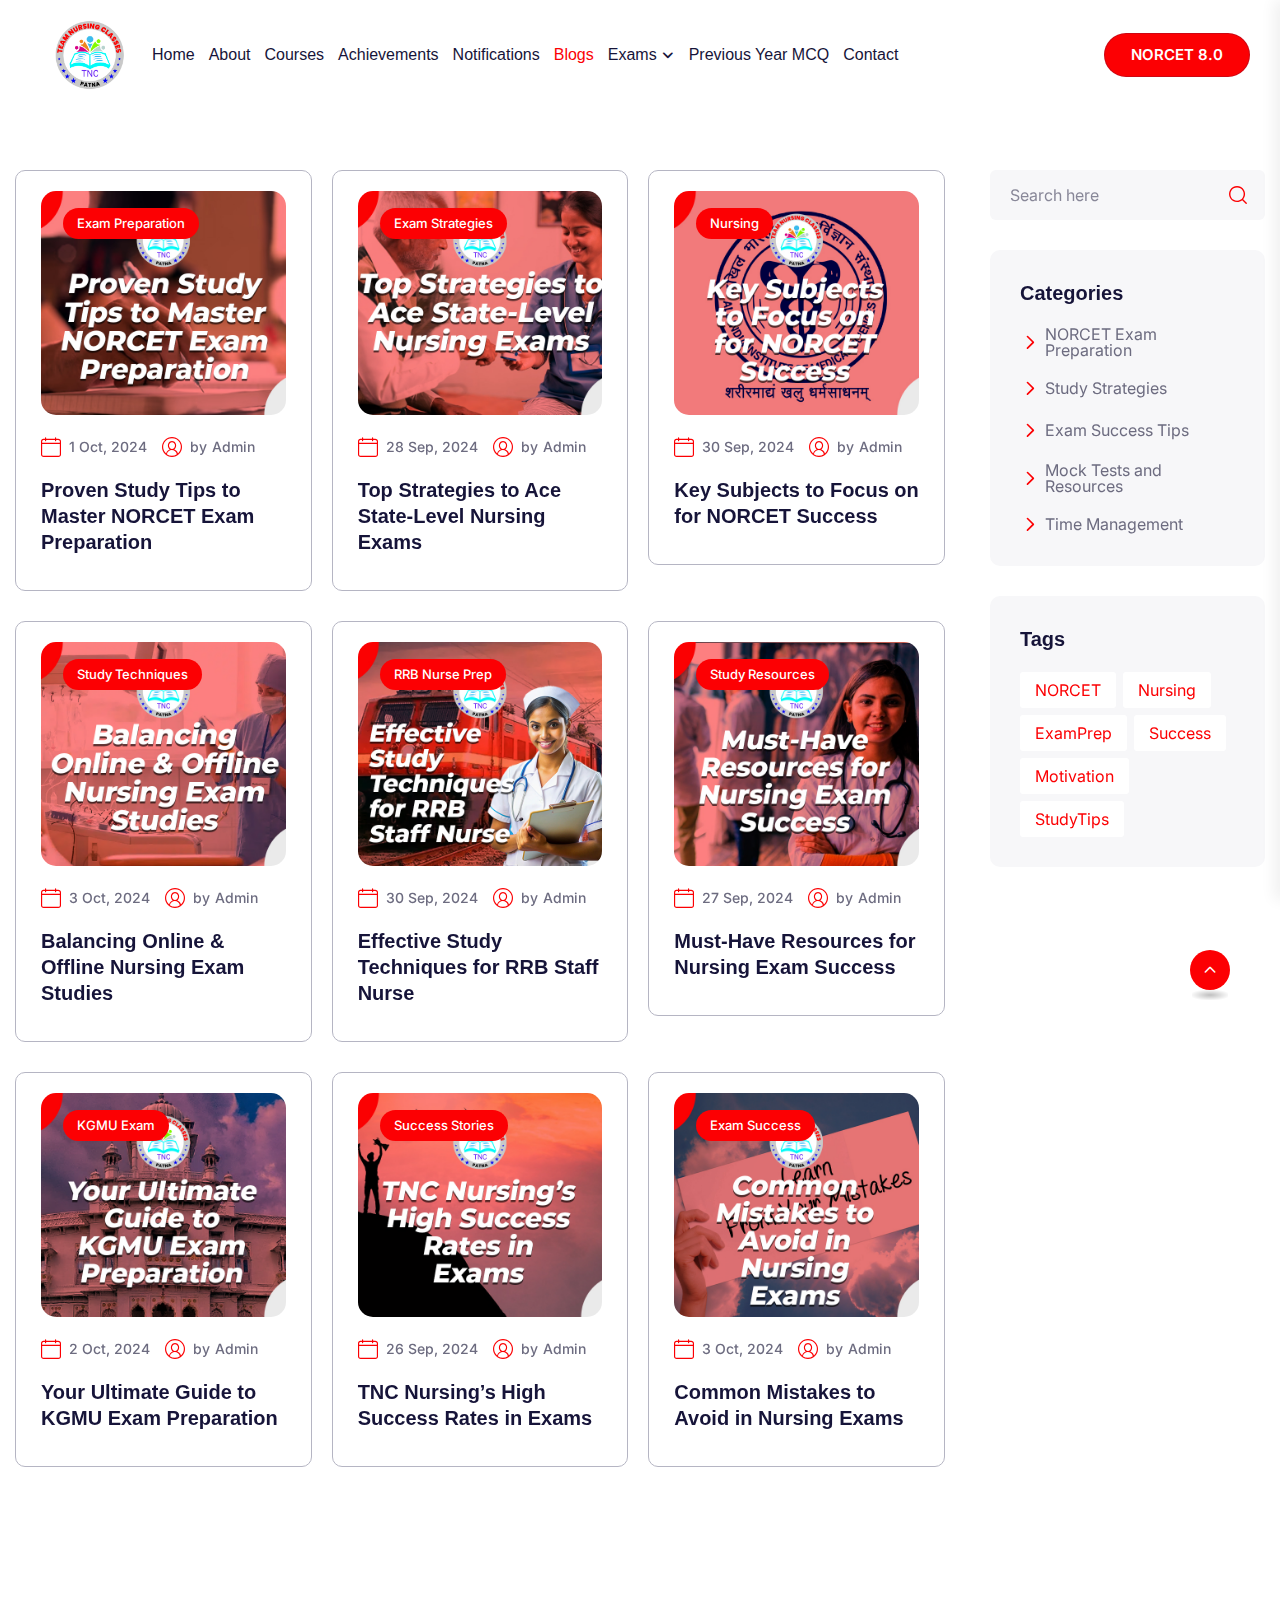
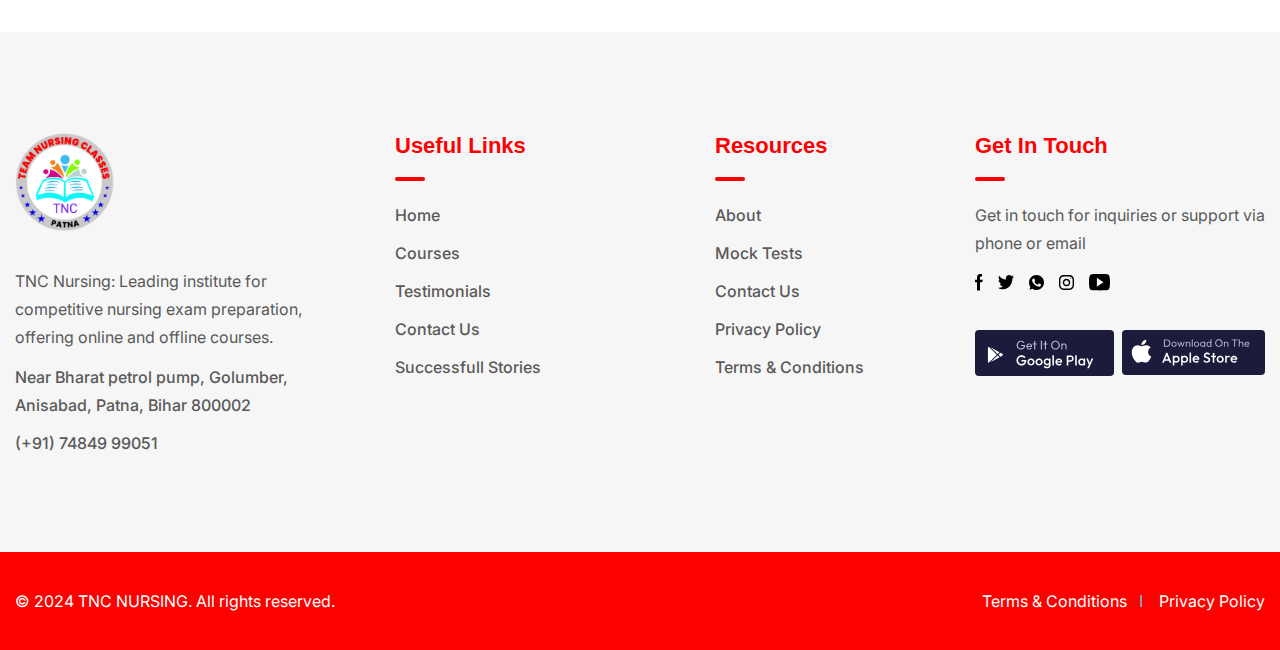
<file: blogs.html>
<!doctype html>
<html lang="en">

<head>
    <meta charset="utf-8">
    <meta http-equiv="x-ua-compatible" content="ie=edge">
    <title>TNC - Nursing</title>
    <meta name="description" content="">
    <meta name="viewport" content="width=device-width, initial-scale=1">

    <link rel="shortcut icon" type="image/x-icon" href="assets/img/favicon.png">
    <!-- Place favicon.ico in the root directory -->

    <!-- CSS here -->
    <link rel="stylesheet" href="assets/css/bootstrap.min.css">
    <link rel="stylesheet" href="assets/css/animate.min.css">
    <link rel="stylesheet" href="assets/css/magnific-popup.css">
    <link rel="stylesheet" href="assets/css/fontawesome-all.min.css">
    <link rel="stylesheet" href="assets/css/flaticon-skillgro.css">
    <link rel="stylesheet" href="assets/css/flaticon-skillgro-new.css">
    <link rel="stylesheet" href="assets/css/swiper-bundle.min.css">
    <link rel="stylesheet" href="assets/css/default-icons.css">
    <link rel="stylesheet" href="assets/css/select2.min.css">
    <link rel="stylesheet" href="assets/css/odometer.css">
    <link rel="stylesheet" href="assets/css/aos.css">
    <link rel="stylesheet" href="assets/css/plyr.css">
    <link rel="stylesheet" href="assets/css/spacing.css">
    <link rel="stylesheet" href="assets/css/main.css">
</head>

<body>

    <!-- Scroll-top -->
    <button class="scroll__top scroll-to-target" data-target="html">
        <i class="tg-flaticon-arrowhead-up"></i>
    </button>
    <!-- Scroll-top-end-->

    <!-- header-area -->
    <header>
        <!-- <div class="tg-header__top">
            <div class="container custom-container">
                <div class="row">
                    <div class="col-lg-6">
                        <ul class="tg-header__top-info list-wrap">
                            <li><img src="assets/img/icons/map_marker.svg" alt="Icon"> <span>589 5th Ave, NY 10024, USA</span></li>
                            <li><img src="assets/img/icons/envelope.svg" alt="Icon"> <a href="mailto:info@skillgrodemo.com">info@skillgrodemo.com</a></li>
                        </ul>
                    </div>
                    <div class="col-lg-6">
                        <div class="tg-header__top-right">
                            <div class="tg-header__phone">
                                <img src="assets/img/icons/phone.svg" alt="Icon">Call us: <a href="tel:0123456789">+123 599 8989</a>
                            </div>
                            <ul class="tg-header__top-social list-wrap">
                                <li>Follow Us On :</li>
                                <li><a href="#"><i class="fab fa-facebook-f"></i></a></li>
                                <li><a href="#"><i class="fab fa-twitter"></i></a></li>
                                <li><a href="#"><i class="fab fa-whatsapp"></i></a></li>
                                <li><a href="#"><i class="fab fa-linkedin-in"></i></a></li>
                                <li><a href="#"><i class="fab fa-youtube"></i></a></li>
                            </ul>
                        </div>
                    </div>
                </div>
            </div>
        </div> -->
        <div id="header-fixed-height"></div>
        <div id="sticky-header" class="tg-header__area">
            <div class="container custom-container">
                <div class="row">
                    <div class="col-12">
                        <div class="tgmenu__wrap">
                            <nav class="tgmenu__nav">
                                <div class="logo">
                                    <a href="index.html"><img src="assets/img/TNC-logo.png" alt="Logo" style="width: 70px; margin-left: 40px;"></a>
                                </div>
                                <div class="tgmenu__navbar-wrap tgmenu__main-menu d-none d-xl-flex">
                                    <ul>
                                        <li>
                                            <a href="index.html">Home</a>
                                        </li>
                                        <li >
                                            <a href="about-us.html">About</a>
                                        </li>
                                        <li>
                                            <a href="courses.html">Courses</a>
                                        </li>
                                        <li>
                                            <a href="achievements.html">Achievements</a>
                                        </li>  
                                        <li>
                                            <a href="announcements.html">Notifications</a>
                                        </li>  
                                        <li class="active">
                                            <a href="blogs.html">Blogs</a>
                                        </li>
                                        <li class="menu-item-has-children"><a href="#">Exams</a>
                                            <ul class="sub-menu">
                                                <li><a href="norcet-exam-details.html">AIIMS NORCET</a></li>
                                                <li><a href="#">Nursing Officer Exams</a></li>
                                                <li><a href="#">CHO</a></li>
                                            </ul>
                                        </li>
                                        <li>
                                            <a href="previous-year-mcq.html">Previous year MCQ</a>
                                        </li>
                                        <li>
                                            <a href="contact.html">Contact</a>
                                        </li>  
                                    </ul>
                                </div>
                                <div class="tgmenu__action">
                                    <ul class="list-wrap">
                                        <li class="header-btn login-btn">
                                            <a href="#">NORCET 8.0</a>
                                        </li>
                                    </ul>
                                </div>
                                <!-- <div class="tgmenu__search d-none d-md-block"> 
                                    <form action="#" class="tgmenu__search-form">
                                        <div class="input-grp">
                                            <input type="text" placeholder="Search For Course . . .">
                                            <button type="submit"><i class="flaticon-search"></i></button>
                                        </div>
                                    </form>
                                </div> -->
                                <div class="mobile-nav-toggler"><i class="tg-flaticon-menu-1"></i></div>
                            </nav>
                        </div>
                        <!-- Mobile Menu  -->
                        <div class="tgmobile__menu">
                            <nav class="tgmobile__menu-box">
                                <div class="close-btn"><i class="tg-flaticon-close-1"></i></div>
                                <div class="nav-logo">
                                    <a href="index.html"><img src="assets/img/TNC-logo.png" alt="Logo"></a>
                                </div>
                                <div class="tgmobile__search">
                                    <form action="#">
                                        <input type="text" placeholder="Search here...">
                                        <button><i class="fas fa-search"></i></button>
                                    </form>
                                </div>
                                <div class="tgmobile__menu-outer">
                                    <!--Here Menu Will Come Automatically Via Javascript / Same Menu as in Header-->
                                </div>
                                <div class="social-links">
                                    <ul class="list-wrap">
                                        <li><a href="#"><i class="fab fa-facebook-f"></i></a></li>
                                        <li><a href="#"><i class="fab fa-twitter"></i></a></li>
                                        <li><a href="#"><i class="fab fa-instagram"></i></a></li>
                                        <li><a href="#"><i class="fab fa-linkedin-in"></i></a></li>
                                        <li><a href="#"><i class="fab fa-youtube"></i></a></li>
                                    </ul>
                                </div>
                            </nav>
                        </div>
                        <div class="tgmobile__menu-backdrop"></div>
                        <!-- End Mobile Menu -->
                    </div>
                </div>
            </div>
        </div>
    </header>
    <!-- header-area-end -->



    <!-- main-area -->
    <main class="main-area fix">

        <section class="blog-area section-py-120" data-aos="fade-right" data-aos-delay="200">
            <div class="container">
                <div class="row">
                    <div class="col-xl-9 col-lg-8">
                        <div class="row gutter-20">
                            <div class="col-xl-4 col-md-6">
                                <div class="blog__post-item shine__animate-item">
                                    <div class="blog__post-thumb">
                                        <a href="blog-details.html" class="shine__animate-link"><img src="assets/img/blog/blog_post01.jpg" alt="img"></a>
                                        <a href="blog.html" class="post-tag">Exam Preparation</a>
                                    </div>
                                    <div class="blog__post-content">
                                        <div class="blog__post-meta">
                                            <ul class="list-wrap">
                                                <li><i class="flaticon-calendar"></i>1 Oct, 2024</li>
                                                <li><i class="flaticon-user-1"></i>by <a href="blog-details.html">Admin</a></li>
                                            </ul>
                                        </div>
                                        <h4 class="title"><a href="blog-details.html">Proven Study Tips to Master NORCET Exam Preparation</a></h4>
                                    </div>
                                </div>
                            </div>
                            <div class="col-xl-4 col-md-6">
                                <div class="blog__post-item shine__animate-item">
                                    <div class="blog__post-thumb">
                                        <a href="blog-details.html" class="shine__animate-link"><img src="assets/img/blog/blog_post02.jpg" alt="img"></a>
                                        <a href="blog.html" class="post-tag">Exam Strategies</a>
                                    </div>
                                    <div class="blog__post-content">
                                        <div class="blog__post-meta">
                                            <ul class="list-wrap">
                                                <li><i class="flaticon-calendar"></i>28 Sep, 2024</li>
                                                <li><i class="flaticon-user-1"></i>by <a href="blog-details.html">Admin</a></li>
                                            </ul>
                                        </div>
                                        <h4 class="title"><a href="blog-details.html">Top Strategies to Ace State-Level Nursing Exams</a></h4>
                                    </div>
                                </div>
                            </div>
                            <div class="col-xl-4 col-md-6">
                                <div class="blog__post-item shine__animate-item">
                                    <div class="blog__post-thumb">
                                        <a href="blog-details.html" class="shine__animate-link"><img src="assets/img/blog/blog_post03.jpg" alt="img"></a>
                                        <a href="blog.html" class="post-tag">Nursing</a>
                                    </div>
                                    <div class="blog__post-content">
                                        <div class="blog__post-meta">
                                            <ul class="list-wrap">
                                                <li><i class="flaticon-calendar"></i>30 Sep, 2024</li>
                                                <li><i class="flaticon-user-1"></i>by <a href="blog-details.html">Admin</a></li>
                                            </ul>
                                        </div>
                                        <h4 class="title"><a href="blog-details.html">Key Subjects to Focus on for NORCET Success</a></h4>
                                    </div>
                                </div>
                            </div>
                            <div class="col-xl-4 col-md-6">
                                <div class="blog__post-item shine__animate-item">
                                    <div class="blog__post-thumb">
                                        <a href="blog-details.html" class="shine__animate-link"><img src="assets/img/blog/blog_post04.jpg" alt="img"></a>
                                        <a href="blog.html" class="post-tag">Study Techniques</a>
                                    </div>
                                    <div class="blog__post-content">
                                        <div class="blog__post-meta">
                                            <ul class="list-wrap">
                                                <li><i class="flaticon-calendar"></i>3 Oct, 2024</li>
                                                <li><i class="flaticon-user-1"></i>by <a href="blog-details.html">Admin</a></li>
                                            </ul>
                                        </div>
                                        <h4 class="title"><a href="blog-details.html">Balancing Online & Offline Nursing Exam Studies</a></h4>
                                    </div>
                                </div>
                            </div>
                            <div class="col-xl-4 col-md-6">
                                <div class="blog__post-item shine__animate-item">
                                    <div class="blog__post-thumb">
                                        <a href="blog-details.html" class="shine__animate-link"><img src="assets/img/blog/blog_post05.jpg" alt="img"></a>
                                        <a href="blog.html" class="post-tag">RRB Nurse Prep</a>
                                    </div>
                                    <div class="blog__post-content">
                                        <div class="blog__post-meta">
                                            <ul class="list-wrap">
                                                <li><i class="flaticon-calendar"></i>30 Sep, 2024</li>
                                                <li><i class="flaticon-user-1"></i>by <a href="blog-details.html">Admin</a></li>
                                            </ul>
                                        </div>
                                        <h4 class="title"><a href="blog-details.html">Effective Study Techniques for RRB Staff Nurse</a></h4>
                                    </div>
                                </div>
                            </div>
                            <div class="col-xl-4 col-md-6">
                                <div class="blog__post-item shine__animate-item">
                                    <div class="blog__post-thumb">
                                        <a href="blog-details.html" class="shine__animate-link"><img src="assets/img/blog/blog_post06.jpg" alt="img"></a>
                                        <a href="blog.html" class="post-tag">Study Resources</a>
                                    </div>
                                    <div class="blog__post-content">
                                        <div class="blog__post-meta">
                                            <ul class="list-wrap">
                                                <li><i class="flaticon-calendar"></i>27 Sep, 2024</li>
                                                <li><i class="flaticon-user-1"></i>by <a href="blog-details.html">Admin</a></li>
                                            </ul>
                                        </div>
                                        <h4 class="title"><a href="blog-details.html">Must-Have Resources for Nursing Exam Success</a></h4>
                                    </div>
                                </div>
                            </div>
                            <div class="col-xl-4 col-md-6">
                                <div class="blog__post-item shine__animate-item">
                                    <div class="blog__post-thumb">
                                        <a href="blog-details.html" class="shine__animate-link"><img src="assets/img/blog/blog_post07.jpg" alt="img"></a>
                                        <a href="blog.html" class="post-tag">KGMU Exam</a>
                                    </div>
                                    <div class="blog__post-content">
                                        <div class="blog__post-meta">
                                            <ul class="list-wrap">
                                                <li><i class="flaticon-calendar"></i>2 Oct, 2024</li>
                                                <li><i class="flaticon-user-1"></i>by <a href="blog-details.html">Admin</a></li>
                                            </ul>
                                        </div>
                                        <h4 class="title"><a href="blog-details.html">Your Ultimate Guide to KGMU Exam Preparation</a></h4>
                                    </div>
                                </div>
                            </div>
                            <div class="col-xl-4 col-md-6">
                                <div class="blog__post-item shine__animate-item">
                                    <div class="blog__post-thumb">
                                        <a href="blog-details.html" class="shine__animate-link"><img src="assets/img/blog/blog_post08.jpg" alt="img"></a>
                                        <a href="blog.html" class="post-tag">Success Stories</a>
                                    </div>
                                    <div class="blog__post-content">
                                        <div class="blog__post-meta">
                                            <ul class="list-wrap">
                                                <li><i class="flaticon-calendar"></i>26 Sep, 2024</li>
                                                <li><i class="flaticon-user-1"></i>by <a href="blog-details.html">Admin</a></li>
                                            </ul>
                                        </div>
                                        <h4 class="title"><a href="blog-details.html">TNC Nursing’s High Success Rates in Exams</a></h4>
                                    </div>
                                </div>
                            </div>
                            <div class="col-xl-4 col-md-6">
                                <div class="blog__post-item shine__animate-item">
                                    <div class="blog__post-thumb">
                                        <a href="blog-details.html" class="shine__animate-link"><img src="assets/img/blog/blog_post09.jpg" alt="img"></a>
                                        <a href="blog.html" class="post-tag">Exam Success</a>
                                    </div>
                                    <div class="blog__post-content">
                                        <div class="blog__post-meta">
                                            <ul class="list-wrap">
                                                <li><i class="flaticon-calendar"></i>3 Oct, 2024</li>
                                                <li><i class="flaticon-user-1"></i>by <a href="blog-details.html">Admin</a></li>
                                            </ul>
                                        </div>
                                        <h4 class="title"><a href="blog-details.html">Common Mistakes to Avoid in Nursing Exams</a></h4>
                                    </div>
                                </div>
                            </div>
                        </div>
                        <nav class="pagination__wrap mt-25" data-aos="fade-up" data-aos-delay="600">
                            <ul class="list-wrap">
                                <li class="active"><a href="blogs.html">1</a></li>
                                <li><a href="blogs.html">2</a></li>
                                <li><a href="blogs.html">3</a></li>
                                <li><a href="blogs.html">4</a></li>
                            </ul>
                        </nav>
                    </div>
                    <div class="col-xl-3 col-lg-4" data-aos="fade-left" data-aos-delay="400">
                        <aside class="blog-sidebar">
                            <div class="blog-widget widget_search">
                                <div class="sidebar-search-form">
                                    <form action="#">
                                        <input type="text" placeholder="Search here">
                                        <button><i class="flaticon-search"></i></button>
                                    </form>
                                </div>
                            </div>
                            <div class="blog-widget">
                                <h4 class="widget-title">Categories</h4>
                                <div class="shop-cat-list">
                                    <ul class="list-wrap">
                                        <li>
                                            <a href="#"><i class="flaticon-angle-right"></i>NORCET Exam Preparation</a>
                                        </li>
                                        <li>
                                            <a href="#"><i class="flaticon-angle-right"></i>Study Strategies</a>
                                        </li>
                                        <li>
                                            <a href="#"><i class="flaticon-angle-right"></i>Exam Success Tips</a>
                                        </li>
                                        <li>
                                            <a href="#"><i class="flaticon-angle-right"></i>Mock Tests and Resources</a>
                                        </li>
                                        <li>
                                            <a href="#"><i class="flaticon-angle-right"></i>Time Management</a>
                                        </li>
                                    </ul>
                                </div>
                            </div>
                            <div class="blog-widget">
                                <h4 class="widget-title">Tags</h4>
                                <div class="tagcloud">
                                    <a href="#">NORCET</a>
                                    <a href="#">Nursing</a>
                                    <a href="#">ExamPrep</a>
                                    <a href="#">Success</a>
                                    <a href="#">Motivation</a>
                                    <a href="#">StudyTips</a>
                                </div>
                            </div>
                        </aside>
                    </div>
                </div>
            </div>
        </section>
        <!-- blog-area-end -->

    </main>
    <!-- main-area-end -->



    <!-- footer-area -->
    <footer class="footer__area">
        <div class="footer__top">
            <div class="container">
                <div class="row">
                    <div class="col-xl-3 col-lg-4 col-md-6">
                        <div class="footer__widget">
                            <div class="logo mb-35">
                                <a href="index.html"><img src="assets/img/TNC-logo.png" alt="img" style="width: 100px;"></a>
                            </div>
                            <div class="footer__content footer__link">
                                <p>TNC Nursing: Leading institute for competitive nursing exam preparation, offering online and offline courses.</p>
                                <ul class="list-wrap">
                                    <li><a href="https://maps.app.goo.gl/Lk8NvVTADcfZtj2D7" target="_blank">Near Bharat petrol pump, Golumber, Anisabad, Patna, Bihar 800002</a></li>
                                    <li><a href="tel:+9174849 99051">(+91) 74849 99051</a></li>
                                </ul>
                            </div>
                        </div>
                    </div>
                    <div class="col-xl-3 col-lg-4 col-md-6 col-sm-6">
                        <div class="footer__widget">
                            <h4 class="footer__widget-title">Useful Links</h4>
                            <div class="footer__link">
                                <ul class="list-wrap">
                                    <li><a href="index.html">Home</a></li>
                                    <li><a href="courses.html">Courses</a></li>
                                    <li><a href="#">Testimonials</a></li>
                                    <li><a href="contact.html">Contact Us</a></li>
                                    <li><a href="#">Successfull Stories</a></li>
                                </ul>
                            </div>
                        </div>
                    </div>
                    <div class="col-xl-3 col-lg-4 col-md-6 col-sm-6">
                        <div class="footer__widget">
                            <h4 class="footer__widget-title">Resources</h4>
                            <div class="footer__link">
                                <ul class="list-wrap">
                                    <li><a href="about-us.html">About</a></li>
                                    <li><a href="about-us.html">Mock Tests</a></li>
                                    <li><a href="contact.html">Contact Us</a></li>
                                    <li><a href="#">Privacy Policy</a></li>
                                    <li><a href="#">Terms & Conditions</a></li>
                                </ul>
                            </div>
                        </div>
                    </div>
                    <div class="col-xl-3 col-lg-4 col-md-6">
                        <div class="footer__widget">
                            <h4 class="footer__widget-title">Get In Touch</h4>
                            <div class="footer__contact-content">
                                <p>Get in touch for inquiries or support via phone or email</p>
                                <ul class="list-wrap footer__social">
                                    <li>
                                        <a href="https://www.facebook.com/tncnursing1/" target="_blank">
                                            <img src="assets/img/icons/facebook.svg" alt="img" class="injectable">
                                        </a>
                                    </li>
                                    <li>
                                        <a href="#" target="_blank">
                                            <img src="assets/img/icons/twitter.svg" alt="img" class="injectable">
                                        </a>
                                    </li>
                                    <li>
                                        <a href="#" target="_blank">
                                            <img src="assets/img/icons/whatsapp.svg" alt="img" class="injectable">
                                        </a>
                                    </li>
                                    <li>
                                        <a href="https://www.instagram.com/tncnursing/" target="_blank">
                                            <img src="assets/img/icons/instagram.svg" alt="img" class="injectable">
                                        </a>
                                    </li>
                                    <li>
                                        <a href="https://www.youtube.com/@tncnursingclassespatna" target="_blank">
                                            <img src="assets/img/icons/youtube.svg" alt="img" class="injectable">
                                        </a>
                                    </li>
                                </ul>
                            </div>
                            <div class="app-download">
                                <a href="https://play.google.com/store/apps/details?id=com.tncnursing&hl=en_IN" target="_blank"><img src="assets/img/others/google-play.svg" alt="img"></a>
                                <a href="https://apps.apple.com/in/app/team-nursing-classes-tnc/id6445818921" target="_blank"><img src="assets/img/others/apple-store.svg" alt="img"></a>
                            </div>
                        </div>
                    </div>
                </div>
            </div>
        </div>
        <div class="footer__bottom">
            <div class="container">
                <div class="row align-items-center">
                    <div class="col-md-7">
                        <div class="copy-right-text">
                            <p>© 2024 TNC NURSING. All rights reserved.</p>
                        </div>
                    </div>
                    <div class="col-md-5">
                        <div class="footer__bottom-menu">
                            <ul class="list-wrap">
                                <li><a href="contact.html">Terms & Conditions</a></li>
                                <li><a href="contact.html">Privacy Policy</a></li>
                            </ul>
                        </div>
                    </div>
                </div>
            </div>
        </div>
    </footer>
    <!-- footer-area-end -->


    <!-- JS here -->
    <script src="assets/js/vendor/jquery-3.6.0.min.js"></script>
    <script src="assets/js/bootstrap.min.js"></script>
    <script src="assets/js/imagesloaded.pkgd.min.js"></script>
    <script src="assets/js/jquery.magnific-popup.min.js"></script>
    <script src="assets/js/jquery.odometer.min.js"></script>
    <script src="assets/js/jquery.appear.js"></script>
    <script src="assets/js/tween-max.min.js"></script>
    <script src="assets/js/select2.min.js"></script>
    <script src="assets/js/swiper-bundle.min.js"></script>
    <script src="assets/js/jquery.marquee.min.js"></script>
    <script src="assets/js/ajax-form.js"></script>
    <script src="assets/js/jquery.circleType.js"></script>
    <script src="assets/js/jquery.lettering.min.js"></script>
    <script src="assets/js/plyr.min.js"></script>
    <script src="assets/js/wow.min.js"></script>
    <script src="assets/js/aos.js"></script>
    <script src="assets/js/main.js"></script>
    <!-- <script>
        SVGInject(document.querySelectorAll("img.injectable"));
    </script> -->
</body>

</html>
</file>
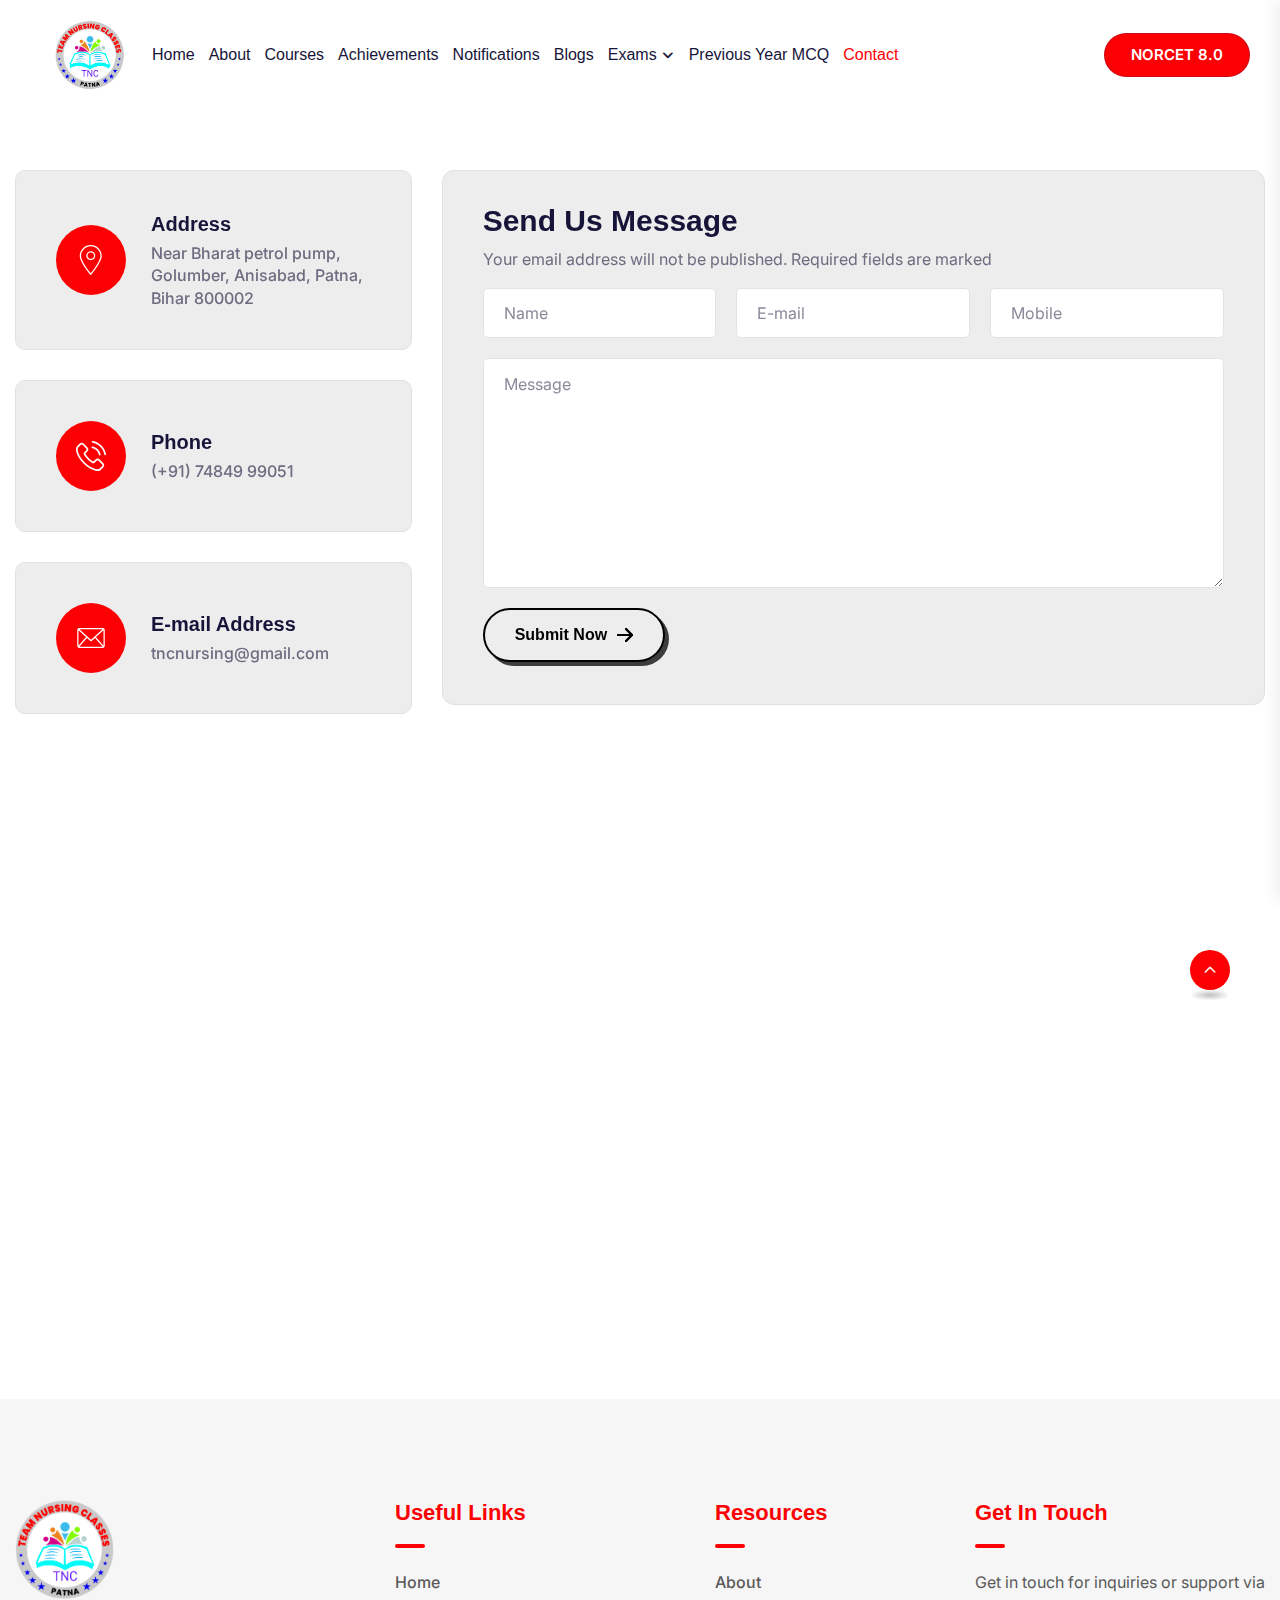
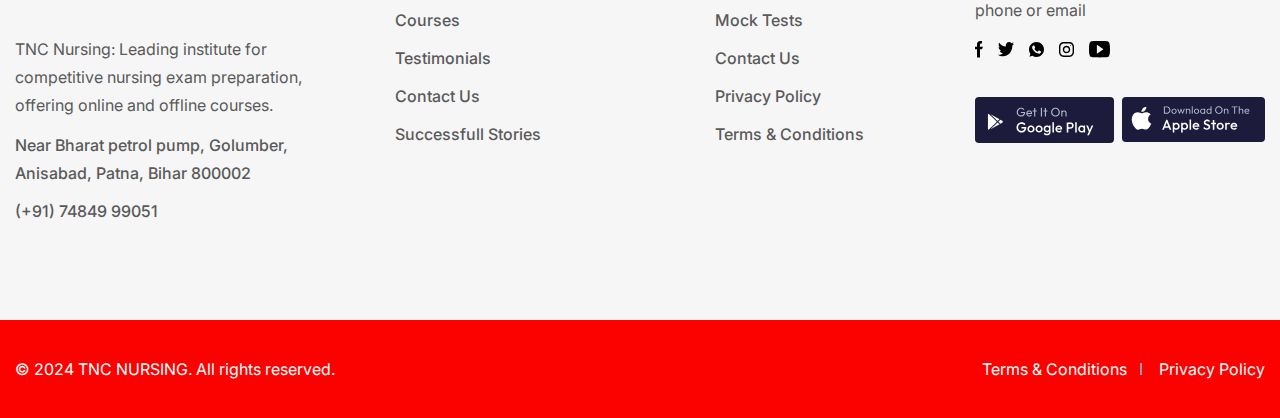
<file: contact.html>
<!doctype html>
<html lang="en">

<head>
    <meta charset="utf-8">
    <meta http-equiv="x-ua-compatible" content="ie=edge">
    <title>TNC - Nursing</title>
    <meta name="description" content="">
    <meta name="viewport" content="width=device-width, initial-scale=1">

    <link rel="shortcut icon" type="image/x-icon" href="assets/img/favicon.png">
    <!-- Place favicon.ico in the root directory -->

    <!-- CSS here -->
    <link rel="stylesheet" href="assets/css/bootstrap.min.css">
    <link rel="stylesheet" href="assets/css/animate.min.css">
    <link rel="stylesheet" href="assets/css/magnific-popup.css">
    <link rel="stylesheet" href="assets/css/fontawesome-all.min.css">
    <link rel="stylesheet" href="assets/css/flaticon-skillgro.css">
    <link rel="stylesheet" href="assets/css/flaticon-skillgro-new.css">
    <link rel="stylesheet" href="assets/css/swiper-bundle.min.css">
    <link rel="stylesheet" href="assets/css/default-icons.css">
    <link rel="stylesheet" href="assets/css/select2.min.css">
    <link rel="stylesheet" href="assets/css/odometer.css">
    <link rel="stylesheet" href="assets/css/aos.css">
    <link rel="stylesheet" href="assets/css/plyr.css">
    <link rel="stylesheet" href="assets/css/spacing.css">
    <link rel="stylesheet" href="assets/css/main.css">
</head>

<body>

    <!-- Scroll-top -->
    <button class="scroll__top scroll-to-target" data-target="html">
        <i class="tg-flaticon-arrowhead-up"></i>
    </button>
    <!-- Scroll-top-end-->

    <!-- header-area -->
    <header>
        <div id="header-fixed-height"></div>
        <div id="sticky-header" class="tg-header__area">
            <div class="container custom-container">
                <div class="row">
                    <div class="col-12">
                        <div class="tgmenu__wrap">
                            <nav class="tgmenu__nav">
                                <div class="logo">
                                    <a href="index.html"><img src="assets/img/TNC-logo.png" alt="Logo" style="width: 70px; margin-left: 40px;"></a>
                                </div>
                                <div class="tgmenu__navbar-wrap tgmenu__main-menu d-none d-xl-flex">
                                    <ul>
                                        <li>
                                            <a href="index.html">Home</a>
                                        </li>
                                        <li >
                                            <a href="about-us.html">About</a>
                                        </li>
                                        <li>
                                            <a href="courses.html">Courses</a>
                                        </li>
                                        <li>
                                            <a href="achievements.html">Achievements</a>
                                        </li>  
                                        <li>
                                            <a href="announcements.html">Notifications</a>
                                        </li>  
                                        <li>
                                            <a href="blogs.html">Blogs</a>
                                        </li>
                                        <li class="menu-item-has-children"><a href="#">Exams</a>
                                            <ul class="sub-menu">
                                                <li><a href="norcet-exam-details.html">AIIMS NORCET</a></li>
                                                <li><a href="#">Nursing Officer Exams</a></li>
                                                <li><a href="#">CHO</a></li>
                                            </ul>
                                        </li>
                                        <li>
                                            <a href="previous-year-mcq.html">Previous year MCQ</a>
                                        </li>
                                        <li class="active">
                                            <a href="contact.html">Contact</a>
                                        </li>  
                                    </ul>
                                </div>
                                <div class="tgmenu__action">
                                    <ul class="list-wrap">
                                        <li class="header-btn login-btn">
                                            <a href="#">NORCET 8.0</a>
                                        </li>
                                    </ul>
                                </div>
                                <!-- <div class="tgmenu__search d-none d-md-block"> 
                                    <form action="#" class="tgmenu__search-form">
                                        <div class="input-grp">
                                            <input type="text" placeholder="Search For Course . . .">
                                            <button type="submit"><i class="flaticon-search"></i></button>
                                        </div>
                                    </form>
                                </div> -->
                                <div class="mobile-nav-toggler"><i class="tg-flaticon-menu-1"></i></div>
                            </nav>
                        </div>
                        <!-- Mobile Menu  -->
                        <div class="tgmobile__menu">
                            <nav class="tgmobile__menu-box">
                                <div class="close-btn"><i class="tg-flaticon-close-1"></i></div>
                                <div class="nav-logo">
                                    <a href="index.html"><img src="assets/img/TNC-logo.png" alt="Logo"></a>
                                </div>
                                <div class="tgmobile__search">
                                    <form action="#">
                                        <input type="text" placeholder="Search here...">
                                        <button><i class="fas fa-search"></i></button>
                                    </form>
                                </div>
                                <div class="tgmobile__menu-outer">
                                    <!--Here Menu Will Come Automatically Via Javascript / Same Menu as in Header-->
                                </div>
                                <div class="social-links">
                                    <ul class="list-wrap">
                                        <li><a href="#"><i class="fab fa-facebook-f"></i></a></li>
                                        <li><a href="#"><i class="fab fa-twitter"></i></a></li>
                                        <li><a href="#"><i class="fab fa-instagram"></i></a></li>
                                        <li><a href="#"><i class="fab fa-linkedin-in"></i></a></li>
                                        <li><a href="#"><i class="fab fa-youtube"></i></a></li>
                                    </ul>
                                </div>
                            </nav>
                        </div>
                        <div class="tgmobile__menu-backdrop"></div>
                        <!-- End Mobile Menu -->
                    </div>
                </div>
            </div>
        </div>
    </header>
    <!-- header-area-end -->



    <!-- main-area -->
    <main class="main-area fix">

        <!-- contact-area -->
        <section class="contact-area section-py-120" data-aos="fade-up" data-aos-delay="200">
            <div class="container">
                <div class="row">
                    <div class="col-lg-4">
                        <div class="contact-info-wrap">
                            <ul class="list-wrap">
                                <li>
                                    <div class="icon">
                                        <img src="assets/img/icons/map.svg" alt="img" class="injectable">
                                    </div>
                                    <div class="content">
                                        <h4 class="title">Address</h4>
                                        <p>Near Bharat petrol pump, Golumber, Anisabad, Patna, Bihar 800002</p>
                                    </div>
                                </li>
                                <li>
                                    <div class="icon">
                                        <img src="assets/img/icons/contact_phone.svg" alt="img" class="injectable">
                                    </div>
                                    <div class="content">
                                        <h4 class="title">Phone</h4>
                                        <a href="tel:+91 74849 99051">(+91) 74849 99051</a>
                                    </div>
                                </li>
                                <li>
                                    <div class="icon">
                                        <img src="assets/img/icons/emial.svg" alt="img" class="injectable">
                                    </div>
                                    <div class="content">
                                        <h4 class="title">E-mail Address</h4>
                                        <a href="mailto:tncnursing@gmail.com">tncnursing@gmail.com</a>
                                    </div>
                                </li>
                            </ul>
                        </div>
                    </div>
                    <div class="col-lg-8">
                        <div class="contact-form-wrap">
                            <h4 class="title">Send Us Message</h4>
                            <p>Your email address will not be published. Required fields are marked</p>
                            <form id="contact-form">
                                <div class="row">
                                    <div class="col-md-4">
                                        <div class="form-grp">
                                            <input name="name" type="text" placeholder="Name" required>
                                        </div>
                                    </div>
                                    <div class="col-md-4">
                                        <div class="form-grp">
                                            <input name="email" type="email" placeholder="E-mail" required>
                                        </div>
                                    </div>
                                    <div class="col-md-4">
                                        <div class="form-grp">
                                            <input name="website" type="tel" placeholder="Mobile" required>
                                        </div>
                                    </div>
                                </div>
                                <div class="form-grp">
                                    <textarea name="message" placeholder="Message" required></textarea>
                                </div>
                                <button type="submit" class="btn btn-two arrow-btn">Submit Now <img src="assets/img/icons/right_arrow.svg" alt="img" class="injectable"></button>
                            </form>
                            <p class="ajax-response mb-0"></p>
                        </div>
                    </div>
                </div>
                <!-- contact-map -->
                <div class="contact-map" data-aos="fade-up" data-aos-delay="300">
                    <iframe src="https://www.google.com/maps/embed?pb=!1m14!1m8!1m3!1d14394.677083458915!2d85.097273!3d25.5826678!3m2!1i1024!2i768!4f13.1!3m3!1m2!1s0x39f2a94bb6938537%3A0x30ffa69f899712b0!2sTNC%20NURSING%20CLASSES!5e0!3m2!1sen!2sin!4v1727941905511!5m2!1sen!2sin"style="border:0;" allowfullscreen="" loading="lazy" referrerpolicy="no-referrer-when-downgrade"></iframe>
                </div>
                <!-- contact-map-end -->
            </div>
        </section>
        <!-- contact-area-end -->

    </main>
    <!-- main-area-end -->



    <!-- footer-area -->
    <footer class="footer__area">
        <div class="footer__top">
            <div class="container">
                <div class="row">
                    <div class="col-xl-3 col-lg-4 col-md-6">
                        <div class="footer__widget">
                            <div class="logo mb-35">
                                <a href="index.html"><img src="assets/img/TNC-logo.png" alt="img" style="width: 100px;"></a>
                            </div>
                            <div class="footer__content footer__link">
                                <p>TNC Nursing: Leading institute for competitive nursing exam preparation, offering online and offline courses.</p>
                                <ul class="list-wrap">
                                    <li><a href="https://maps.app.goo.gl/Lk8NvVTADcfZtj2D7" target="_blank">Near Bharat petrol pump, Golumber, Anisabad, Patna, Bihar 800002</a></li>
                                    <li><a href="tel:+9174849 99051">(+91) 74849 99051</a></li>
                                </ul>
                            </div>
                        </div>
                    </div>
                    <div class="col-xl-3 col-lg-4 col-md-6 col-sm-6">
                        <div class="footer__widget">
                            <h4 class="footer__widget-title">Useful Links</h4>
                            <div class="footer__link">
                                <ul class="list-wrap">
                                    <li><a href="index.html">Home</a></li>
                                    <li><a href="courses.html">Courses</a></li>
                                    <li><a href="#">Testimonials</a></li>
                                    <li><a href="contact.html">Contact Us</a></li>
                                    <li><a href="#">Successfull Stories</a></li>
                                </ul>
                            </div>
                        </div>
                    </div>
                    <div class="col-xl-3 col-lg-4 col-md-6 col-sm-6">
                        <div class="footer__widget">
                            <h4 class="footer__widget-title">Resources</h4>
                            <div class="footer__link">
                                <ul class="list-wrap">
                                    <li><a href="about-us.html">About</a></li>
                                    <li><a href="about-us.html">Mock Tests</a></li>
                                    <li><a href="contact.html">Contact Us</a></li>
                                    <li><a href="#">Privacy Policy</a></li>
                                    <li><a href="#">Terms & Conditions</a></li>
                                </ul>
                            </div>
                        </div>
                    </div>
                    <div class="col-xl-3 col-lg-4 col-md-6">
                        <div class="footer__widget">
                            <h4 class="footer__widget-title">Get In Touch</h4>
                            <div class="footer__contact-content">
                                <p>Get in touch for inquiries or support via phone or email</p>
                                <ul class="list-wrap footer__social">
                                    <li>
                                        <a href="https://www.facebook.com/tncnursing1/" target="_blank">
                                            <img src="assets/img/icons/facebook.svg" alt="img" class="injectable">
                                        </a>
                                    </li>
                                    <li>
                                        <a href="#" target="_blank">
                                            <img src="assets/img/icons/twitter.svg" alt="img" class="injectable">
                                        </a>
                                    </li>
                                    <li>
                                        <a href="#" target="_blank">
                                            <img src="assets/img/icons/whatsapp.svg" alt="img" class="injectable">
                                        </a>
                                    </li>
                                    <li>
                                        <a href="https://www.instagram.com/tncnursing/" target="_blank">
                                            <img src="assets/img/icons/instagram.svg" alt="img" class="injectable">
                                        </a>
                                    </li>
                                    <li>
                                        <a href="https://www.youtube.com/@tncnursingclassespatna" target="_blank">
                                            <img src="assets/img/icons/youtube.svg" alt="img" class="injectable">
                                        </a>
                                    </li>
                                </ul>
                            </div>
                            <div class="app-download">
                                <a href="https://play.google.com/store/apps/details?id=com.tncnursing&hl=en_IN" target="_blank"><img src="assets/img/others/google-play.svg" alt="img"></a>
                                <a href="https://apps.apple.com/in/app/team-nursing-classes-tnc/id6445818921" target="_blank"><img src="assets/img/others/apple-store.svg" alt="img"></a>
                            </div>
                        </div>
                    </div>
                </div>
            </div>
        </div>
        <div class="footer__bottom">
            <div class="container">
                <div class="row align-items-center">
                    <div class="col-md-7">
                        <div class="copy-right-text">
                            <p>© 2024 TNC NURSING. All rights reserved.</p>
                        </div>
                    </div>
                    <div class="col-md-5">
                        <div class="footer__bottom-menu">
                            <ul class="list-wrap">
                                <li><a href="contact.html">Terms & Conditions</a></li>
                                <li><a href="contact.html">Privacy Policy</a></li>
                            </ul>
                        </div>
                    </div>
                </div>
            </div>
        </div>
    </footer>
    <!-- footer-area-end -->


    <!-- JS here -->
    <script src="assets/js/vendor/jquery-3.6.0.min.js"></script>
    <script src="assets/js/bootstrap.min.js"></script>
    <script src="assets/js/imagesloaded.pkgd.min.js"></script>
    <script src="assets/js/jquery.magnific-popup.min.js"></script>
    <script src="assets/js/jquery.odometer.min.js"></script>
    <script src="assets/js/jquery.appear.js"></script>
    <script src="assets/js/tween-max.min.js"></script>
    <script src="assets/js/select2.min.js"></script>
    <script src="assets/js/swiper-bundle.min.js"></script>
    <script src="assets/js/jquery.marquee.min.js"></script>
    <script src="assets/js/ajax-form.js"></script>
    <script src="assets/js/jquery.circleType.js"></script>
    <script src="assets/js/jquery.lettering.min.js"></script>
    <script src="assets/js/plyr.min.js"></script>
    <script src="assets/js/wow.min.js"></script>
    <script src="assets/js/aos.js"></script>
    <script src="assets/js/main.js"></script>
    <!-- <script>
        SVGInject(document.querySelectorAll("img.injectable"));
    </script> -->
</body>

</html>
</file>
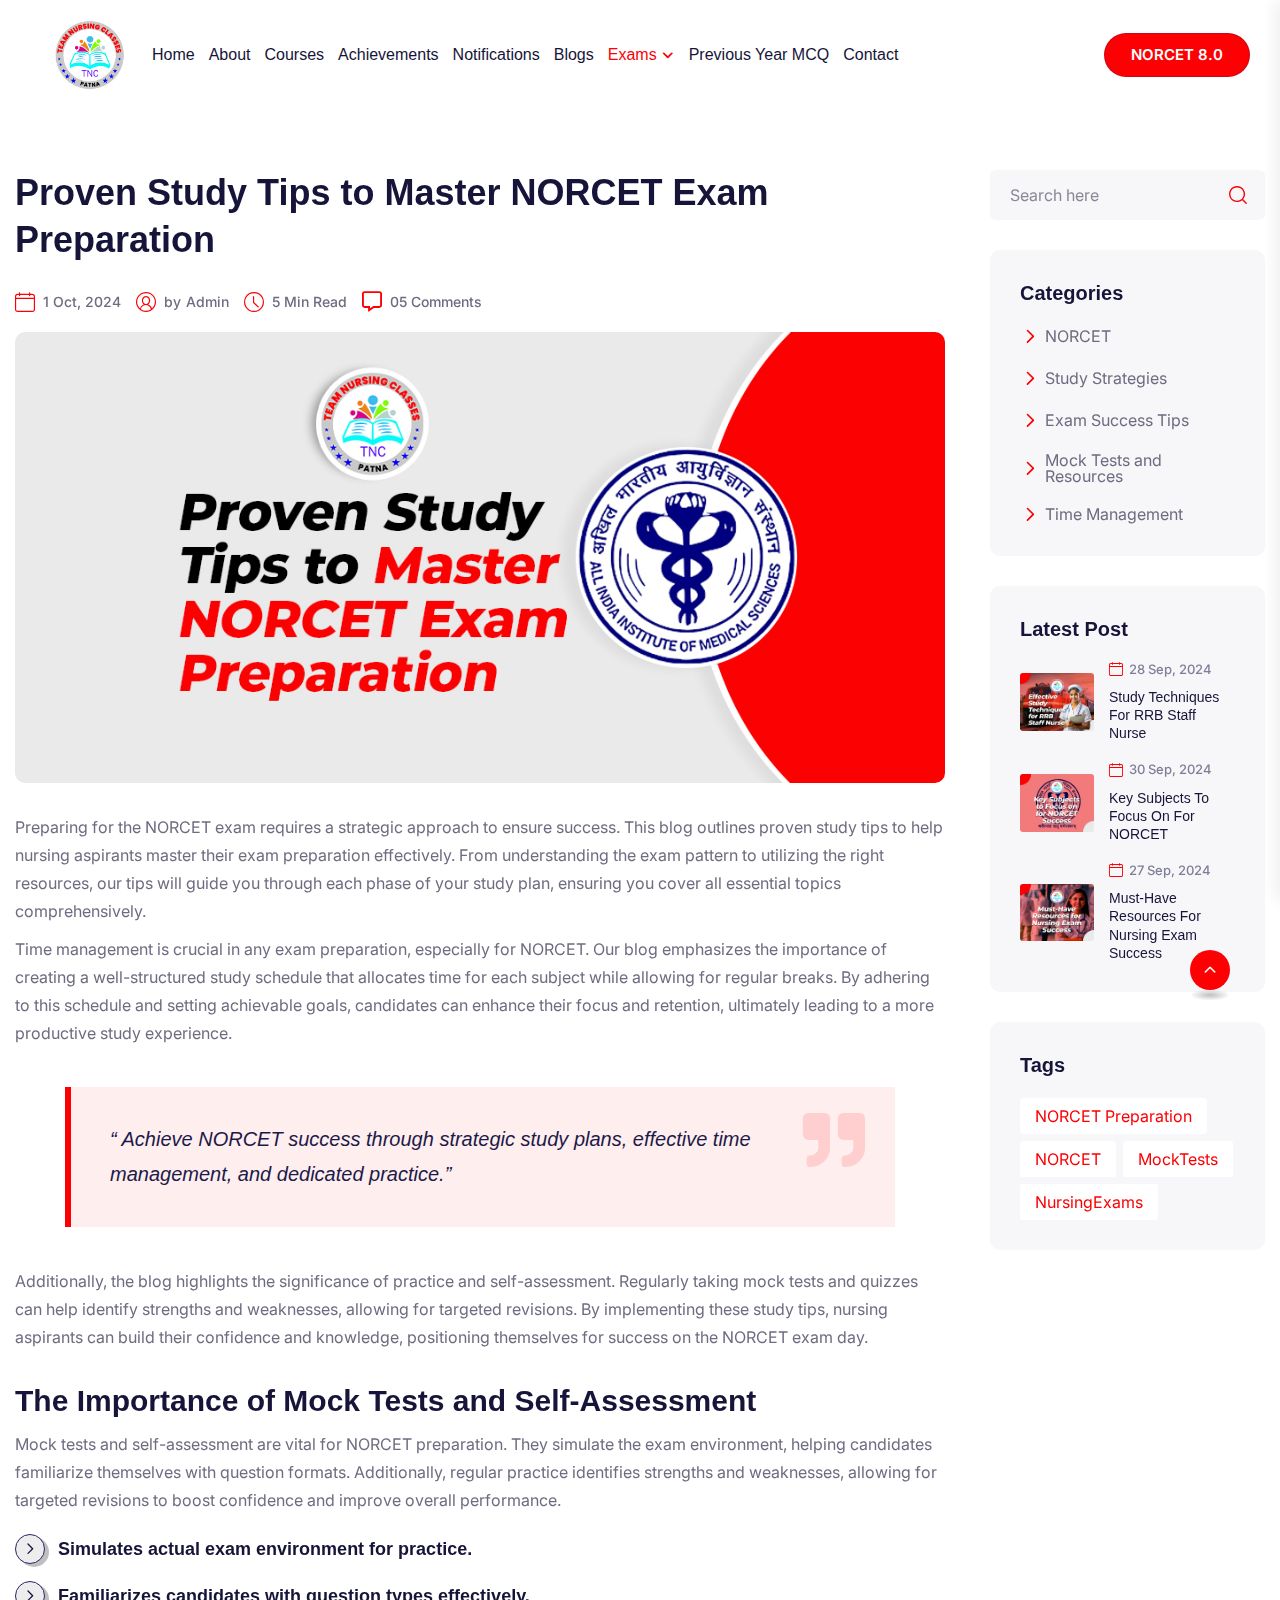
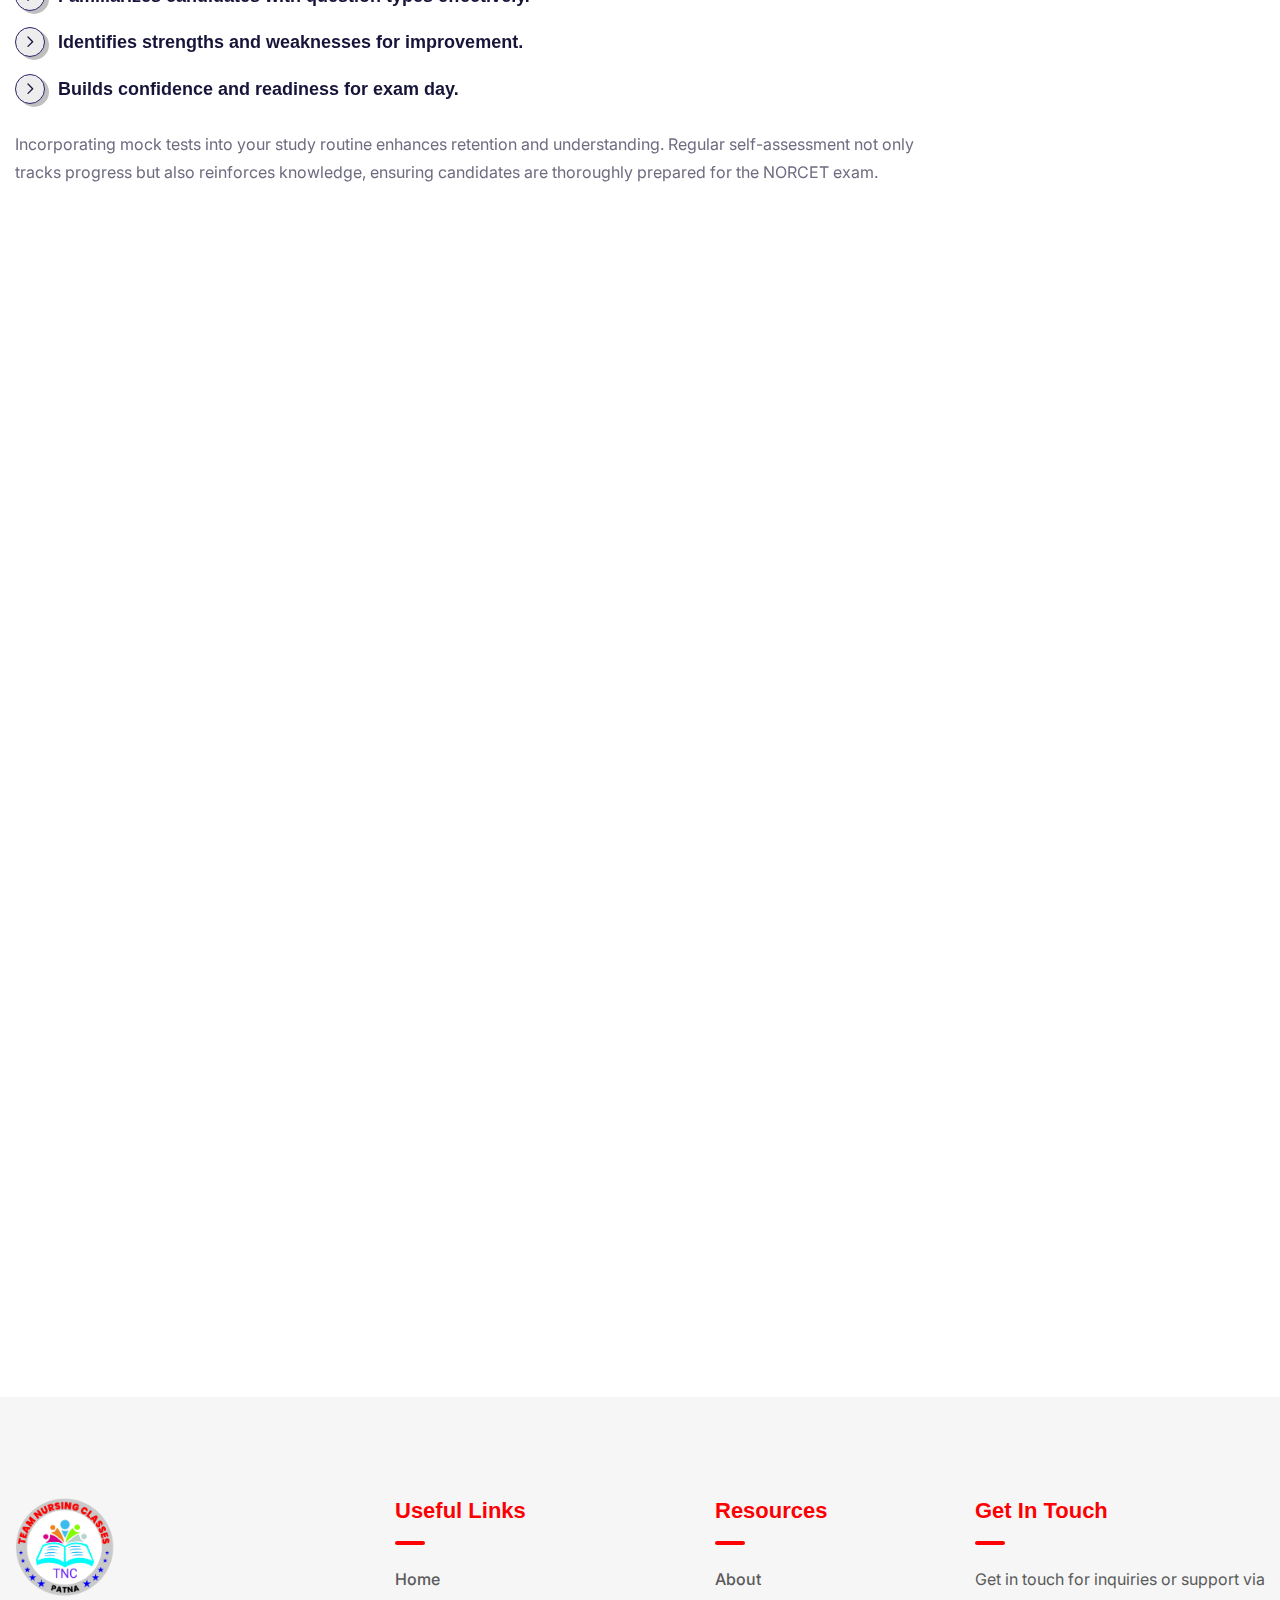
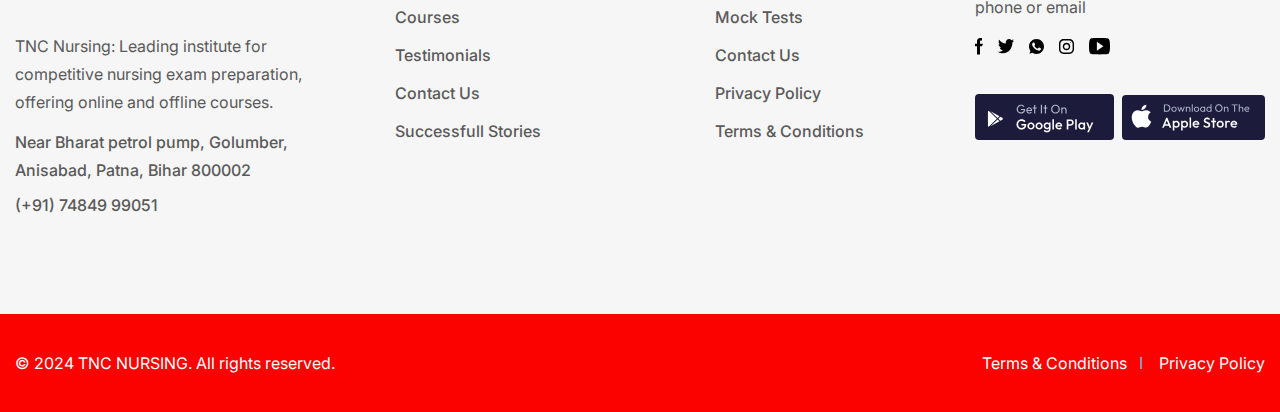
<file: exam-details.html>
<!doctype html>
<html lang="en">

<head>
    <meta charset="utf-8">
    <meta http-equiv="x-ua-compatible" content="ie=edge">
    <title>TNC - Nursing</title>
    <meta name="description" content="">
    <meta name="viewport" content="width=device-width, initial-scale=1">

    <link rel="shortcut icon" type="image/x-icon" href="assets/img/favicon.png">
    <!-- Place favicon.ico in the root directory -->

    <!-- CSS here -->
    <link rel="stylesheet" href="assets/css/bootstrap.min.css">
    <link rel="stylesheet" href="assets/css/animate.min.css">
    <link rel="stylesheet" href="assets/css/magnific-popup.css">
    <link rel="stylesheet" href="assets/css/fontawesome-all.min.css">
    <link rel="stylesheet" href="assets/css/flaticon-skillgro.css">
    <link rel="stylesheet" href="assets/css/flaticon-skillgro-new.css">
    <link rel="stylesheet" href="assets/css/swiper-bundle.min.css">
    <link rel="stylesheet" href="assets/css/default-icons.css">
    <link rel="stylesheet" href="assets/css/select2.min.css">
    <link rel="stylesheet" href="assets/css/odometer.css">
    <link rel="stylesheet" href="assets/css/aos.css">
    <link rel="stylesheet" href="assets/css/plyr.css">
    <link rel="stylesheet" href="assets/css/spacing.css">
    <link rel="stylesheet" href="assets/css/main.css">
</head>

<body>

    <!-- Scroll-top -->
    <button class="scroll__top scroll-to-target" data-target="html">
        <i class="tg-flaticon-arrowhead-up"></i>
    </button>
    <!-- Scroll-top-end-->

    <!-- header-area -->
    <header>
        <!-- <div class="tg-header__top">
            <div class="container custom-container">
                <div class="row">
                    <div class="col-lg-6">
                        <ul class="tg-header__top-info list-wrap">
                            <li><img src="assets/img/icons/map_marker.svg" alt="Icon"> <span>589 5th Ave, NY 10024, USA</span></li>
                            <li><img src="assets/img/icons/envelope.svg" alt="Icon"> <a href="mailto:info@skillgrodemo.com">info@skillgrodemo.com</a></li>
                        </ul>
                    </div>
                    <div class="col-lg-6">
                        <div class="tg-header__top-right">
                            <div class="tg-header__phone">
                                <img src="assets/img/icons/phone.svg" alt="Icon">Call us: <a href="tel:0123456789">+123 599 8989</a>
                            </div>
                            <ul class="tg-header__top-social list-wrap">
                                <li>Follow Us On :</li>
                                <li><a href="#"><i class="fab fa-facebook-f"></i></a></li>
                                <li><a href="#"><i class="fab fa-twitter"></i></a></li>
                                <li><a href="#"><i class="fab fa-whatsapp"></i></a></li>
                                <li><a href="#"><i class="fab fa-linkedin-in"></i></a></li>
                                <li><a href="#"><i class="fab fa-youtube"></i></a></li>
                            </ul>
                        </div>
                    </div>
                </div>
            </div>
        </div> -->
        <div id="header-fixed-height"></div>
        <div id="sticky-header" class="tg-header__area">
            <div class="container custom-container">
                <div class="row">
                    <div class="col-12">
                        <div class="tgmenu__wrap">
                            <nav class="tgmenu__nav">
                                <div class="logo">
                                    <a href="index.html"><img src="assets/img/TNC-logo.png" alt="Logo" style="width: 70px; margin-left: 40px;"></a>
                                </div>
                                <div class="tgmenu__navbar-wrap tgmenu__main-menu d-none d-xl-flex">
                                    <ul>
                                        <li>
                                            <a href="index.html">Home</a>
                                        </li>
                                        <li >
                                            <a href="about-us.html">About</a>
                                        </li>
                                        <li>
                                            <a href="courses.html">Courses</a>
                                        </li>
                                        <li>
                                            <a href="achievements.html">Achievements</a>
                                        </li>  
                                        <li>
                                            <a href="announcements.html">Notifications</a>
                                        </li>  
                                        <li>
                                            <a href="blogs.html">Blogs</a>
                                        </li>
                                        <li class="menu-item-has-children active"><a href="#">Exams</a>
                                            <ul class="sub-menu">
                                                <li class="active"><a href="norcet-exam-details.html">AIIMS NORCET</a></li>
                                                <li><a href="#">Nursing Officer Exams</a></li>
                                                <li><a href="#">CHO</a></li>
                                            </ul>
                                        </li>
                                        <li>
                                            <a href="previous-year-mcq.html">Previous year MCQ</a>
                                        </li>
                                        <li>
                                            <a href="contact.html">Contact</a>
                                        </li>  
                                    </ul>
                                </div>
                                <div class="tgmenu__action">
                                    <ul class="list-wrap">
                                        <li class="header-btn login-btn">
                                            <a href="#">NORCET 8.0</a>
                                        </li>
                                    </ul>
                                </div>
                                <!-- <div class="tgmenu__search d-none d-md-block"> 
                                    <form action="#" class="tgmenu__search-form">
                                        <div class="input-grp">
                                            <input type="text" placeholder="Search For Course . . .">
                                            <button type="submit"><i class="flaticon-search"></i></button>
                                        </div>
                                    </form>
                                </div> -->
                                <div class="mobile-nav-toggler"><i class="tg-flaticon-menu-1"></i></div>
                            </nav>
                        </div>
                        <!-- Mobile Menu  -->
                        <div class="tgmobile__menu">
                            <nav class="tgmobile__menu-box">
                                <div class="close-btn"><i class="tg-flaticon-close-1"></i></div>
                                <div class="nav-logo">
                                    <a href="index.html"><img src="assets/img/TNC-logo.png" alt="Logo"></a>
                                </div>
                                <div class="tgmobile__search">
                                    <form action="#">
                                        <input type="text" placeholder="Search here...">
                                        <button><i class="fas fa-search"></i></button>
                                    </form>
                                </div>
                                <div class="tgmobile__menu-outer">
                                    <!--Here Menu Will Come Automatically Via Javascript / Same Menu as in Header-->
                                </div>
                                <div class="social-links">
                                    <ul class="list-wrap">
                                        <li><a href="#"><i class="fab fa-facebook-f"></i></a></li>
                                        <li><a href="#"><i class="fab fa-twitter"></i></a></li>
                                        <li><a href="#"><i class="fab fa-instagram"></i></a></li>
                                        <li><a href="#"><i class="fab fa-linkedin-in"></i></a></li>
                                        <li><a href="#"><i class="fab fa-youtube"></i></a></li>
                                    </ul>
                                </div>
                            </nav>
                        </div>
                        <div class="tgmobile__menu-backdrop"></div>
                        <!-- End Mobile Menu -->
                    </div>
                </div>
            </div>
        </div>
    </header>
    <!-- header-area-end -->



    <!-- main-area -->
    <main class="main-area fix">

        <!-- blog-details-area -->
        <section class="blog-details-area section-py-120" data-aos="fade-up" data-aos-delay="200">
            <div class="container">
                <div class="row">
                    <div class="col-xl-9 col-lg-8">
                        <h3 class="title" style="padding-bottom: 20px; font-size: 36px;" data-aos="fade-right" data-aos-delay="300">Proven Study Tips to Master NORCET Exam Preparation</h3>
                        <div class="blog__post-meta">
                            <ul class="list-wrap">
                                <li><i class="flaticon-calendar"></i>1 Oct, 2024</li>
                                <li><i class="flaticon-user-1"></i> by <a href="#">Admin</a></li>
                                <li><i class="flaticon-clock"></i> 5 Min Read</li>
                                <li><i class="far fa-comment-alt"></i> 05 Comments</li>
                            </ul>
                        </div>
                        <div class="blog__details-wrapper">
                            <div class="blog__details-thumb">
                                <img src="assets/img/blog/blog_details.jpg" alt="img">
                            </div>
                            <div class="blog__details-content">
                                <p>Preparing for the NORCET exam requires a strategic approach to ensure success. This blog outlines proven study tips to help nursing aspirants master their exam preparation effectively. From understanding the exam pattern to utilizing the right resources, our tips will guide you through each phase of your study plan, ensuring you cover all essential topics comprehensively.</p>
                                <p>Time management is crucial in any exam preparation, especially for NORCET. Our blog emphasizes the importance of creating a well-structured study schedule that allocates time for each subject while allowing for regular breaks. By adhering to this schedule and setting achievable goals, candidates can enhance their focus and retention, ultimately leading to a more productive study experience.</p>
                                <blockquote>
                                    <p>“ Achieve NORCET success through strategic study plans, effective time management, and dedicated practice.”</p>
                                </blockquote>
                                <p>Additionally, the blog highlights the significance of practice and self-assessment. Regularly taking mock tests and quizzes can help identify strengths and weaknesses, allowing for targeted revisions. By implementing these study tips, nursing aspirants can build their confidence and knowledge, positioning themselves for success on the NORCET exam day.</p>
                                <div class="blog__details-content-inner">
                                    <h4 class="inner-title">The Importance of Mock Tests and Self-Assessment</h4>
                                    <p>Mock tests and self-assessment are vital for NORCET preparation. They simulate the exam environment, helping candidates familiarize themselves with question formats. Additionally, regular practice identifies strengths and weaknesses, allowing for targeted revisions to boost confidence and improve overall performance.</p>
                                    <ul class="about__info-list list-wrap">
                                        <li class="about__info-list-item">
                                            <i class="flaticon-angle-right"></i>
                                            <p class="content">Simulates actual exam environment for practice.</p>
                                        </li>
                                        <li class="about__info-list-item">
                                            <i class="flaticon-angle-right"></i>
                                            <p class="content">Familiarizes candidates with question types effectively.</p>
                                        </li>
                                        <li class="about__info-list-item">
                                            <i class="flaticon-angle-right"></i>
                                            <p class="content">Identifies strengths and weaknesses for improvement.</p>
                                        </li>
                                        <li class="about__info-list-item">
                                            <i class="flaticon-angle-right"></i>
                                            <p class="content">Builds confidence and readiness for exam day.</p>
                                        </li>
                                    </ul>
                                </div>
                                <p>Incorporating mock tests into your study routine enhances retention and understanding. Regular self-assessment not only tracks progress but also reinforces knowledge, ensuring candidates are thoroughly prepared for the NORCET exam.</p>
                                <div class="blog__details-bottom" data-aos="fade-up" data-aos-delay="500">
                                    <div class="row align-items-center">
                                        <div class="col-xl-6 col-md-7">
                                            <div class="tg-post-tag">
                                                <h5 class="tag-title">Tags :</h5>
                                                <ul class="list-wrap p-0 mb-0">
                                                    <li><a href="#">NORCET</a></li>
                                                    <li><a href="#">MockTests</a></li>
                                                    <li><a href="#">NursingExams</a></li>
                                                </ul>
                                            </div>
                                        </div>
                                        <div class="col-xl-6 col-md-5">
                                            <div class="tg-post-social justify-content-start justify-content-md-end">
                                                <h5 class="social-title">Share :</h5>
                                                <ul class="list-wrap p-0 mb-0">
                                                    <li><a href="#"><i class="fab fa-facebook-f"></i></a></li>
                                                    <li><a href="#"><i class="fab fa-twitter"></i></a></li>
                                                    <li><a href="#"><i class="fab fa-linkedin-in"></i></a></li>
                                                    <li><a href="#"><i class="fab fa-pinterest-p"></i></a></li>
                                                </ul>
                                            </div>
                                        </div>
                                    </div>
                                </div>
                            </div>
                        </div>
                        <div class="blog__post-author" data-aos="fade-up" data-aos-delay="700">
                            <div class="blog__post-author-thumb">
                                <a href="#"><img src="assets/img/blog/author.png" alt="img"></a>
                            </div>
                            <div class="blog__post-author-content">
                                <span class="designation">Author</span>
                                <h5 class="name">Arjun Raghav</h5>
                                <p>Arjun Raghavan is an author and nursing educator, passionate about guiding aspiring nurses through effective study strategies and exam preparation techniques for success.</p>
                            </div>
                        </div>
                        <div class="blog-post-comment" data-aos="fade-right" data-aos-delay="800">
                            <div class="comment-wrap">
                                <div class="comment-wrap-title">
                                    <h4 class="title">02 Comments</h4>
                                </div>
                                <div class="latest-comments">
                                    <ul class="list-wrap">
                                        <li>
                                            <div class="comments-box">
                                                <div class="comments-avatar">
                                                    <img src="assets/img/blog/comment01.png" alt="img" style="height: 90px;">
                                                </div>
                                                <div class="comments-text">
                                                    <div class="avatar-name">
                                                        <h6 class="name">Lakshmi Priya</h6>
                                                        <span class="date">3 Oct, 2024</span>
                                                    </div>
                                                    <p>Thank you for the insightful tips! I found the mock test advice particularly helpful. I feel more confident about my NORCET preparation now!</p>
                                                    <div class="comment-reply">
                                                        <a href="#" class="comment-reply-link">Reply</a>
                                                    </div>
                                                </div>
                                            </div>
                                        </li>
                                    </ul>
                                </div>
                            </div>
                            <div class="comment-respond" data-aos="fade-up" data-aos-delay="900">
                                <h4 class="comment-reply-title">Post a comment</h4>
                                <form action="#" class="comment-form">
                                    <p class="comment-notes">
                                        <span>Your email address will not be published. Required fields are marked *</span>
                                    </p>
                                    <div class="comment-field">
                                        <textarea placeholder="Comment"></textarea>
                                    </div>
                                    <div class="row">
                                        <div class="col-lg-4">
                                            <div class="comment-field">
                                                <input type="text" placeholder="Name">
                                            </div>
                                        </div>
                                        <div class="col-lg-4">
                                            <div class="comment-field">
                                                <input type="email" placeholder="Email">
                                            </div>
                                        </div>
                                        <div class="col-lg-4">
                                            <div class="comment-field">
                                                <input type="tel" placeholder="Mobile">
                                            </div>
                                        </div>
                                    </div>
                                    <div class="comment-field checkbox-grp">
                                        <input type="checkbox" id="checkbox_two">
                                        <label for="checkbox_two">Save my name, email, and website in this browser for the next time I comment.</label>
                                    </div>
                                    <p class="form-submit"></p>
                                    <button class="btn btn-two arrow-btn">Post Comment <img src="assets/img/icons/right_arrow.svg" alt="img" class="injectable"></button>
                                </form>
                            </div>
                        </div>
                    </div>
                    <div class="col-xl-3 col-lg-4" data-aos="fade-left" data-aos-delay="400">
                        <aside class="blog-sidebar">
                            <div class="blog-widget widget_search">
                                <div class="sidebar-search-form">
                                    <form action="#">
                                        <input type="text" placeholder="Search here">
                                        <button><i class="flaticon-search"></i></button>
                                    </form>
                                </div>
                            </div>
                            <div class="blog-widget">
                                <h4 class="widget-title">Categories</h4>
                                <div class="shop-cat-list">
                                    <ul class="list-wrap">
                                        <li>
                                            <a href="#"><i class="flaticon-angle-right"></i>NORCET</a>
                                        </li>
                                        <li>
                                            <a href="#"><i class="flaticon-angle-right"></i>Study Strategies</a>
                                        </li>
                                        <li>
                                            <a href="#"><i class="flaticon-angle-right"></i>Exam Success Tips</a>
                                        </li>
                                        <li>
                                            <a href="#"><i class="flaticon-angle-right"></i>Mock Tests and Resources</a>
                                        </li>
                                        <li>
                                            <a href="#"><i class="flaticon-angle-right"></i>Time Management</a>
                                        </li>
                                    </ul>
                                </div>
                            </div>
                            <div class="blog-widget">
                                <h4 class="widget-title">Latest Post</h4>
                                <div class="rc-post-item">
                                    <div class="rc-post-thumb">
                                        <a href="blog-details.html">
                                            <img src="assets/img/blog/blog_post05.jpg" alt="img">
                                        </a>
                                    </div>
                                    <div class="rc-post-content">
                                        <span class="date"><i class="flaticon-calendar"></i>28 Sep, 2024</span>
                                        <h4 class="title"><a href="blog-details.html">Study Techniques for RRB Staff Nurse</a></h4>
                                    </div>
                                </div>
                                <div class="rc-post-item">
                                    <div class="rc-post-thumb">
                                        <a href="blog-details.html">
                                            <img src="assets/img/blog/blog_post03.jpg" alt="img">
                                        </a>
                                    </div>
                                    <div class="rc-post-content">
                                        <span class="date"><i class="flaticon-calendar"></i> 30 Sep, 2024</span>
                                        <h4 class="title"><a href="blog-details.html">Key Subjects to Focus on for NORCET</a></h4>
                                    </div>
                                </div>
                                <div class="rc-post-item">
                                    <div class="rc-post-thumb">
                                        <a href="blog-details.html">
                                            <img src="assets/img/blog/blog_post06.jpg" alt="img">
                                        </a>
                                    </div>
                                    <div class="rc-post-content">
                                        <span class="date"><i class="flaticon-calendar"></i>27 Sep, 2024</span>
                                        <h4 class="title"><a href="blog-details.html">Must-Have Resources for Nursing Exam Success</a></h4>
                                    </div>
                                </div>
                            </div>
                            <div class="blog-widget">
                                <h4 class="widget-title">Tags</h4>
                                <div class="tagcloud">
                                    <a href="#">NORCET Preparation</a>
                                    <a href="#">NORCET</a>
                                    <a href="#">MockTests</a>
                                    <a href="#">NursingExams</a>
                                </div>
                            </div>
                        </aside>
                    </div>
                </div>
            </div>
        </section>
        <!-- blog-details-area-end -->

    </main>
    <!-- main-area-end -->


    <!-- footer-area -->
    <footer class="footer__area">
        <div class="footer__top">
            <div class="container">
                <div class="row">
                    <div class="col-xl-3 col-lg-4 col-md-6">
                        <div class="footer__widget">
                            <div class="logo mb-35">
                                <a href="index.html"><img src="assets/img/TNC-logo.png" alt="img" style="width: 100px;"></a>
                            </div>
                            <div class="footer__content">
                                <p>TNC Nursing: Leading institute for competitive nursing exam preparation, offering online and offline courses.</p>
                                <ul class="list-wrap">
                                    <li>Near Bharat petrol pump, Golumber, Anisabad, Patna, Bihar 800002</li>
                                    <li>(+91) 74849 99051</li>
                                </ul>
                            </div>
                        </div>
                    </div>
                    <div class="col-xl-3 col-lg-4 col-md-6 col-sm-6">
                        <div class="footer__widget">
                            <h4 class="footer__widget-title">Useful Links</h4>
                            <div class="footer__link">
                                <ul class="list-wrap">
                                    <li><a href="index.html">Home</a></li>
                                    <li><a href="courses.html">Courses</a></li>
                                    <li><a href="#">Testimonials</a></li>
                                    <li><a href="contact.html">Contact Us</a></li>
                                    <li><a href="#">Successfull Stories</a></li>
                                </ul>
                            </div>
                        </div>
                    </div>
                    <div class="col-xl-3 col-lg-4 col-md-6 col-sm-6">
                        <div class="footer__widget">
                            <h4 class="footer__widget-title">Resources</h4>
                            <div class="footer__link">
                                <ul class="list-wrap">
                                    <li><a href="about-us.html">About</a></li>
                                    <li><a href="about-us.html">Mock Tests</a></li>
                                    <li><a href="contact.html">Contact Us</a></li>
                                    <li><a href="#">Privacy Policy</a></li>
                                    <li><a href="#">Terms & Conditions</a></li>
                                </ul>
                            </div>
                        </div>
                    </div>
                    <div class="col-xl-3 col-lg-4 col-md-6">
                        <div class="footer__widget">
                            <h4 class="footer__widget-title">Get In Touch</h4>
                            <div class="footer__contact-content">
                                <p>Get in touch for inquiries or support via phone or email</p>
                                <ul class="list-wrap footer__social">
                                    <li>
                                        <a href="https://www.facebook.com/tncnursing1/" target="_blank">
                                            <img src="assets/img/icons/facebook.svg" alt="img" class="injectable">
                                        </a>
                                    </li>
                                    <li>
                                        <a href="#" target="_blank">
                                            <img src="assets/img/icons/twitter.svg" alt="img" class="injectable">
                                        </a>
                                    </li>
                                    <li>
                                        <a href="#" target="_blank">
                                            <img src="assets/img/icons/whatsapp.svg" alt="img" class="injectable">
                                        </a>
                                    </li>
                                    <li>
                                        <a href="https://www.instagram.com/tncnursing/" target="_blank">
                                            <img src="assets/img/icons/instagram.svg" alt="img" class="injectable">
                                        </a>
                                    </li>
                                    <li>
                                        <a href="https://www.youtube.com/@tncnursingclassespatna" target="_blank">
                                            <img src="assets/img/icons/youtube.svg" alt="img" class="injectable">
                                        </a>
                                    </li>
                                </ul>
                            </div>
                            <div class="app-download">
                                <a href="https://play.google.com/store/apps/details?id=com.tncnursing&hl=en_IN" target="_blank"><img src="assets/img/others/google-play.svg" alt="img"></a>
                                <a href="https://apps.apple.com/in/app/team-nursing-classes-tnc/id6445818921" target="_blank"><img src="assets/img/others/apple-store.svg" alt="img"></a>
                            </div>
                        </div>
                    </div>
                </div>
            </div>
        </div>
        <div class="footer__bottom">
            <div class="container">
                <div class="row align-items-center">
                    <div class="col-md-7">
                        <div class="copy-right-text">
                            <p>© 2024 TNC NURSING. All rights reserved.</p>
                        </div>
                    </div>
                    <div class="col-md-5">
                        <div class="footer__bottom-menu">
                            <ul class="list-wrap">
                                <li><a href="contact.html">Terms & Conditions</a></li>
                                <li><a href="contact.html">Privacy Policy</a></li>
                            </ul>
                        </div>
                    </div>
                </div>
            </div>
        </div>
    </footer>
    <!-- footer-area-end -->

    <!-- JS here -->
    <script src="assets/js/vendor/jquery-3.6.0.min.js"></script>
    <script src="assets/js/bootstrap.min.js"></script>
    <script src="assets/js/imagesloaded.pkgd.min.js"></script>
    <script src="assets/js/jquery.magnific-popup.min.js"></script>
    <script src="assets/js/jquery.odometer.min.js"></script>
    <script src="assets/js/jquery.appear.js"></script>
    <script src="assets/js/tween-max.min.js"></script>
    <script src="assets/js/select2.min.js"></script>
    <script src="assets/js/swiper-bundle.min.js"></script>
    <script src="assets/js/jquery.marquee.min.js"></script>
    <script src="assets/js/ajax-form.js"></script>
    <script src="assets/js/jquery.circleType.js"></script>
    <script src="assets/js/jquery.lettering.min.js"></script>
    <script src="assets/js/plyr.min.js"></script>
    <script src="assets/js/wow.min.js"></script>
    <script src="assets/js/aos.js"></script>
    <script src="assets/js/main.js"></script>
    <!-- <script>
        SVGInject(document.querySelectorAll("img.injectable"));
    </script> -->
</body>

</html>
</file>
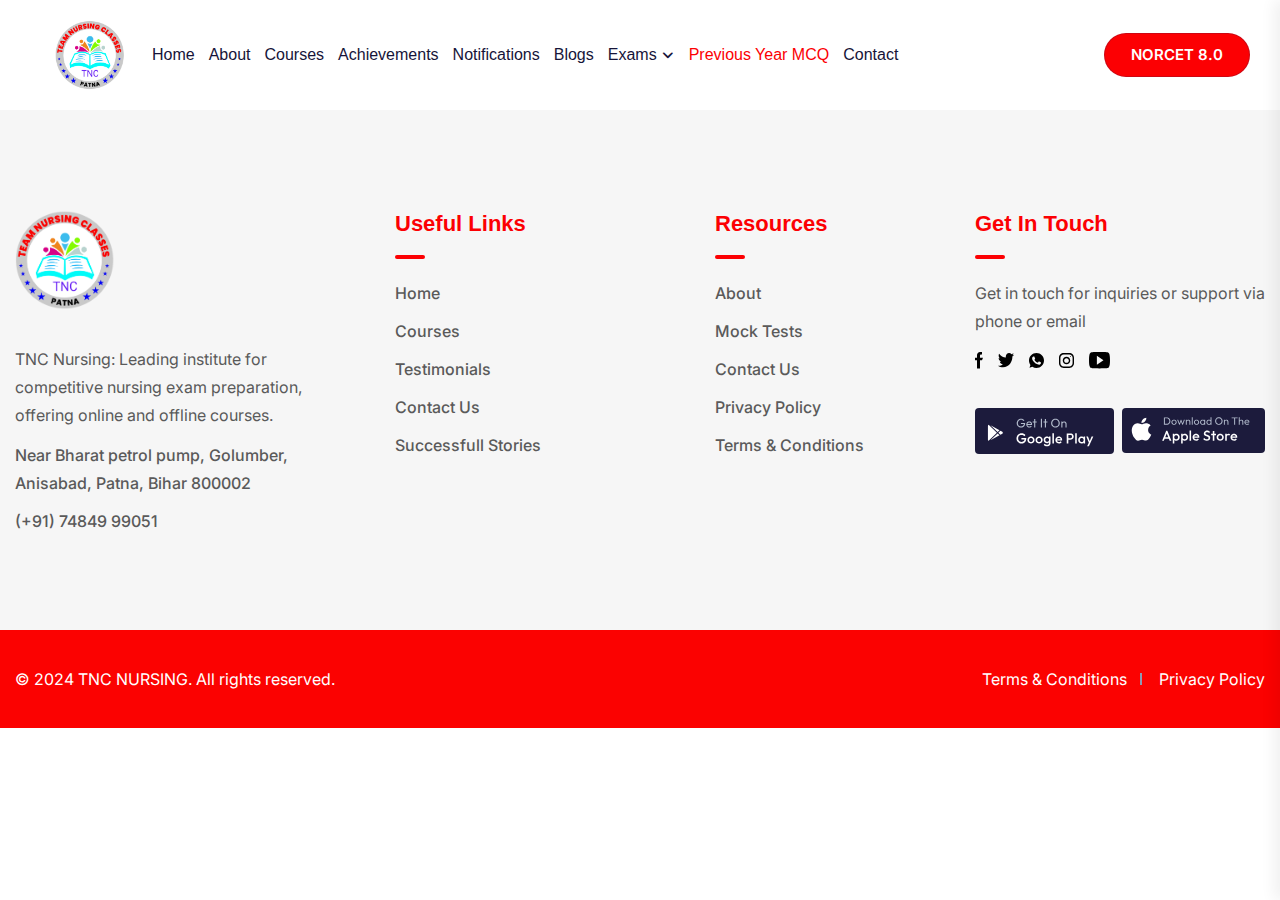
<file: previous-year-mcq.html>
<!doctype html>
<html lang="en">

<head>
    <meta charset="utf-8">
    <meta http-equiv="x-ua-compatible" content="ie=edge">
    <title>TNC - Nursing</title>
    <meta name="description" content="">
    <meta name="viewport" content="width=device-width, initial-scale=1">

    <link rel="shortcut icon" type="image/x-icon" href="assets/img/favicon.png">
    <!-- Place favicon.ico in the root directory -->

    <!-- CSS here -->
    <link rel="stylesheet" href="assets/css/bootstrap.min.css">
    <link rel="stylesheet" href="assets/css/animate.min.css">
    <link rel="stylesheet" href="assets/css/magnific-popup.css">
    <link rel="stylesheet" href="assets/css/fontawesome-all.min.css">
    <link rel="stylesheet" href="assets/css/flaticon-skillgro.css">
    <link rel="stylesheet" href="assets/css/flaticon-skillgro-new.css">
    <link rel="stylesheet" href="assets/css/swiper-bundle.min.css">
    <link rel="stylesheet" href="assets/css/default-icons.css">
    <link rel="stylesheet" href="assets/css/select2.min.css">
    <link rel="stylesheet" href="assets/css/odometer.css">
    <link rel="stylesheet" href="assets/css/aos.css">
    <link rel="stylesheet" href="assets/css/plyr.css">
    <link rel="stylesheet" href="assets/css/spacing.css">
    <link rel="stylesheet" href="assets/css/main.css">
</head>

<body>

    <!-- Scroll-top -->
    <button class="scroll__top scroll-to-target" data-target="html">
        <i class="tg-flaticon-arrowhead-up"></i>
    </button>
    <!-- Scroll-top-end-->

    <!-- header-area -->
    <header>
        <div id="header-fixed-height"></div>
        <div id="sticky-header" class="tg-header__area">
            <div class="container custom-container">
                <div class="row">
                    <div class="col-12">
                        <div class="tgmenu__wrap">
                            <nav class="tgmenu__nav">
                                <div class="logo">
                                    <a href="index.html"><img src="assets/img/TNC-logo.png" alt="Logo" style="width: 70px; margin-left: 40px;"></a>
                                </div>
                                <div class="tgmenu__navbar-wrap tgmenu__main-menu d-none d-xl-flex">
                                    <ul>
                                        <li>
                                            <a href="index.html">Home</a>
                                        </li>
                                        <li >
                                            <a href="about-us.html">About</a>
                                        </li>
                                        <li>
                                            <a href="courses.html">Courses</a>
                                        </li>
                                        <li>
                                            <a href="achievements.html">Achievements</a>
                                        </li>  
                                        <li>
                                            <a href="announcements.html">Notifications</a>
                                        </li>  
                                        <li>
                                            <a href="blogs.html">Blogs</a>
                                        </li>
                                        <li class="menu-item-has-children"><a href="#">Exams</a>
                                            <ul class="sub-menu">
                                                <li><a href="norcet-exam-details.html">AIIMS NORCET</a></li>
                                                <li><a href="#">Nursing Officer Exams</a></li>
                                                <li><a href="#">CHO</a></li>
                                            </ul>
                                        </li>
                                        <li class="active">
                                            <a href="previous-year-mcq.html">Previous year MCQ</a>
                                        </li>
                                        <li>
                                            <a href="contact.html">Contact</a>
                                        </li>  
                                    </ul>
                                </div>
                                <div class="tgmenu__action">
                                    <ul class="list-wrap">
                                        <li class="header-btn login-btn">
                                            <a href="#">NORCET 8.0</a>
                                        </li>
                                    </ul>
                                </div>
                                <!-- <div class="tgmenu__search d-none d-md-block"> 
                                    <form action="#" class="tgmenu__search-form">
                                        <div class="input-grp">
                                            <input type="text" placeholder="Search For Course . . .">
                                            <button type="submit"><i class="flaticon-search"></i></button>
                                        </div>
                                    </form>
                                </div> -->
                                <div class="mobile-nav-toggler"><i class="tg-flaticon-menu-1"></i></div>
                            </nav>
                        </div>
                        <!-- Mobile Menu  -->
                        <div class="tgmobile__menu">
                            <nav class="tgmobile__menu-box">
                                <div class="close-btn"><i class="tg-flaticon-close-1"></i></div>
                                <div class="nav-logo">
                                    <a href="index.html"><img src="assets/img/TNC-logo.png" alt="Logo"></a>
                                </div>
                                <div class="tgmobile__search">
                                    <form action="#">
                                        <input type="text" placeholder="Search here...">
                                        <button><i class="fas fa-search"></i></button>
                                    </form>
                                </div>
                                <div class="tgmobile__menu-outer">
                                    <!--Here Menu Will Come Automatically Via Javascript / Same Menu as in Header-->
                                </div>
                                <div class="social-links">
                                    <ul class="list-wrap">
                                        <li><a href="#"><i class="fab fa-facebook-f"></i></a></li>
                                        <li><a href="#"><i class="fab fa-twitter"></i></a></li>
                                        <li><a href="#"><i class="fab fa-instagram"></i></a></li>
                                        <li><a href="#"><i class="fab fa-linkedin-in"></i></a></li>
                                        <li><a href="#"><i class="fab fa-youtube"></i></a></li>
                                    </ul>
                                </div>
                            </nav>
                        </div>
                        <div class="tgmobile__menu-backdrop"></div>
                        <!-- End Mobile Menu -->
                    </div>
                </div>
            </div>
        </div>
    </header>
    <!-- header-area-end -->





    <!-- footer-area -->
    <footer class="footer__area">
        <div class="footer__top">
            <div class="container">
                <div class="row">
                    <div class="col-xl-3 col-lg-4 col-md-6">
                        <div class="footer__widget">
                            <div class="logo mb-35">
                                <a href="index.html"><img src="assets/img/TNC-logo.png" alt="img" style="width: 100px;"></a>
                            </div>
                            <div class="footer__content footer__link">
                                <p>TNC Nursing: Leading institute for competitive nursing exam preparation, offering online and offline courses.</p>
                                <ul class="list-wrap">
                                    <li><a href="https://maps.app.goo.gl/Lk8NvVTADcfZtj2D7" target="_blank">Near Bharat petrol pump, Golumber, Anisabad, Patna, Bihar 800002</a></li>
                                    <li><a href="tel:+9174849 99051">(+91) 74849 99051</a></li>
                                </ul>
                            </div>
                        </div>
                    </div>
                    <div class="col-xl-3 col-lg-4 col-md-6 col-sm-6">
                        <div class="footer__widget">
                            <h4 class="footer__widget-title">Useful Links</h4>
                            <div class="footer__link">
                                <ul class="list-wrap">
                                    <li><a href="index.html">Home</a></li>
                                    <li><a href="courses.html">Courses</a></li>
                                    <li><a href="#">Testimonials</a></li>
                                    <li><a href="contact.html">Contact Us</a></li>
                                    <li><a href="#">Successfull Stories</a></li>
                                </ul>
                            </div>
                        </div>
                    </div>
                    <div class="col-xl-3 col-lg-4 col-md-6 col-sm-6">
                        <div class="footer__widget">
                            <h4 class="footer__widget-title">Resources</h4>
                            <div class="footer__link">
                                <ul class="list-wrap">
                                    <li><a href="about-us.html">About</a></li>
                                    <li><a href="about-us.html">Mock Tests</a></li>
                                    <li><a href="contact.html">Contact Us</a></li>
                                    <li><a href="#">Privacy Policy</a></li>
                                    <li><a href="#">Terms & Conditions</a></li>
                                </ul>
                            </div>
                        </div>
                    </div>
                    <div class="col-xl-3 col-lg-4 col-md-6">
                        <div class="footer__widget">
                            <h4 class="footer__widget-title">Get In Touch</h4>
                            <div class="footer__contact-content">
                                <p>Get in touch for inquiries or support via phone or email</p>
                                <ul class="list-wrap footer__social">
                                    <li>
                                        <a href="https://www.facebook.com/tncnursing1/" target="_blank">
                                            <img src="assets/img/icons/facebook.svg" alt="img" class="injectable">
                                        </a>
                                    </li>
                                    <li>
                                        <a href="#" target="_blank">
                                            <img src="assets/img/icons/twitter.svg" alt="img" class="injectable">
                                        </a>
                                    </li>
                                    <li>
                                        <a href="#" target="_blank">
                                            <img src="assets/img/icons/whatsapp.svg" alt="img" class="injectable">
                                        </a>
                                    </li>
                                    <li>
                                        <a href="https://www.instagram.com/tncnursing/" target="_blank">
                                            <img src="assets/img/icons/instagram.svg" alt="img" class="injectable">
                                        </a>
                                    </li>
                                    <li>
                                        <a href="https://www.youtube.com/@tncnursingclassespatna" target="_blank">
                                            <img src="assets/img/icons/youtube.svg" alt="img" class="injectable">
                                        </a>
                                    </li>
                                </ul>
                            </div>
                            <div class="app-download">
                                <a href="https://play.google.com/store/apps/details?id=com.tncnursing&hl=en_IN" target="_blank"><img src="assets/img/others/google-play.svg" alt="img"></a>
                                <a href="https://apps.apple.com/in/app/team-nursing-classes-tnc/id6445818921" target="_blank"><img src="assets/img/others/apple-store.svg" alt="img"></a>
                            </div>
                        </div>
                    </div>
                </div>
            </div>
        </div>
        <div class="footer__bottom">
            <div class="container">
                <div class="row align-items-center">
                    <div class="col-md-7">
                        <div class="copy-right-text">
                            <p>© 2024 TNC NURSING. All rights reserved.</p>
                        </div>
                    </div>
                    <div class="col-md-5">
                        <div class="footer__bottom-menu">
                            <ul class="list-wrap">
                                <li><a href="contact.html">Terms & Conditions</a></li>
                                <li><a href="contact.html">Privacy Policy</a></li>
                            </ul>
                        </div>
                    </div>
                </div>
            </div>
        </div>
    </footer>
    <!-- footer-area-end -->


    <!-- JS here -->
    <script src="assets/js/vendor/jquery-3.6.0.min.js"></script>
    <script src="assets/js/bootstrap.min.js"></script>
    <script src="assets/js/imagesloaded.pkgd.min.js"></script>
    <script src="assets/js/jquery.magnific-popup.min.js"></script>
    <script src="assets/js/jquery.odometer.min.js"></script>
    <script src="assets/js/jquery.appear.js"></script>
    <script src="assets/js/tween-max.min.js"></script>
    <script src="assets/js/select2.min.js"></script>
    <script src="assets/js/swiper-bundle.min.js"></script>
    <script src="assets/js/jquery.marquee.min.js"></script>
    <script src="assets/js/ajax-form.js"></script>
    <script src="assets/js/jquery.circleType.js"></script>
    <script src="assets/js/jquery.lettering.min.js"></script>
    <script src="assets/js/plyr.min.js"></script>
    <script src="assets/js/wow.min.js"></script>
    <script src="assets/js/aos.js"></script>
    <script src="assets/js/main.js"></script>
    <!-- <script>
        SVGInject(document.querySelectorAll("img.injectable"));
    </script> -->
</body>

</html>
</file>
<file: assets/css/flaticon-skillgro.css>
@font-face {
    font-family: "flaticon_skill_grow";
    src: url("../fonts/flaticon_skill_grow533a.ttf?b804fdf7efe64078cf35502d1d7c3cc7") format("truetype"),
    url("../fonts/flaticon_skill_grow533a.woff?b804fdf7efe64078cf35502d1d7c3cc7") format("woff"),
    url("../fonts/flaticon_skill_grow533a.woff2?b804fdf7efe64078cf35502d1d7c3cc7") format("woff2"),
}

i[class^="flaticon-"]:before, i[class*=" flaticon-"]:before {
    font-family: flaticon_skill_grow !important;
    font-style: normal;
    font-weight: normal !important;
    font-variant: normal;
    text-transform: none;
    line-height: 1;
    -webkit-font-smoothing: antialiased;
    -moz-osx-font-smoothing: grayscale;
}
[class*="flaticon-"] {
    display: block;
    line-height: 0;
}
.flaticon-search:before {
    content: "\f101";
}
.flaticon-search-1:before {
    content: "\f102";
}
.flaticon-back:before {
    content: "\f103";
}
.flaticon-arrow-right:before {
    content: "\f104";
}
.flaticon-angle-right:before {
    content: "\f105";
}
.flaticon-right:before {
    content: "\f106";
}
.flaticon-scribble:before {
    content: "\f107";
}
.flaticon-placeholder:before {
    content: "\f108";
}
.flaticon-map:before {
    content: "\f109";
}
.flaticon-calendar:before {
    content: "\f10a";
}
.flaticon-calendar-1:before {
    content: "\f10b";
}
.flaticon-clock:before {
    content: "\f10c";
}
.flaticon-book:before {
    content: "\f10d";
}
.flaticon-shopping-cart:before {
    content: "\f10e";
}
.flaticon-mortarboard:before {
    content: "\f10f";
}
.flaticon-user:before {
    content: "\f110";
}
.flaticon-user-1:before {
    content: "\f111";
}
.flaticon-graphic-design:before {
    content: "\f112";
}
.flaticon-email:before {
    content: "\f113";
}
.flaticon-investment:before {
    content: "\f114";
}
.flaticon-profit:before {
    content: "\f115";
}
.flaticon-fashion:before {
    content: "\f116";
}
.flaticon-web-design:before {
    content: "\f117";
}
.flaticon-data-management:before {
    content: "\f118";
}
.flaticon-interaction:before {
    content: "\f119";
}
.flaticon-coding:before {
    content: "\f11a";
}
.flaticon-rating-stars:before {
    content: "\f11b";
}
.flaticon-webinar:before {
    content: "\f11c";
}
.flaticon-certificate:before {
    content: "\f11d";
}
</file>
<file: assets/css/flaticon-skillgro-new.css>
@font-face {
    font-family: "flaticon-skillgro-new";
    src: url("../fonts/skillgro-icon/flaticon_skillgro9f3c.woff2?1ef5b908031aa083bdbc72ac4c837d2e") format("woff2"),
url("../fonts/skillgro-icon/flaticon_skillgro9f3c.woff?1ef5b908031aa083bdbc72ac4c837d2e") format("woff"),
url("../skillgro-icon/flaticon_skillgro9f3c.html?1ef5b908031aa083bdbc72ac4c837d2e") format("truetype"),
}

i[class^="skillgro-"]:before, i[class*=" skillgro-"]:before {
    font-family: flaticon-skillgro-new !important;
    font-style: normal;
    font-weight: normal !important;
    font-variant: normal;
    text-transform: none;
    line-height: 1;
    -webkit-font-smoothing: antialiased;
    -moz-osx-font-smoothing: grayscale;
}
[class*="skillgro-"] {
    display: block;
    line-height: 0;
}

.skillgro-book:before {
    content: "\f101";
}
.skillgro-lotus:before {
    content: "\f102";
}
.skillgro-text-file:before {
    content: "\f103";
}
.skillgro-happy-face:before {
    content: "\f104";
}
.skillgro-taxes:before {
    content: "\f105";
}
.skillgro-vector:before {
    content: "\f106";
}
.skillgro-notepad:before {
    content: "\f107";
}
.skillgro-writing:before {
    content: "\f108";
}
.skillgro-audio-book:before {
    content: "\f109";
}
.skillgro-financial-profit:before {
    content: "\f10a";
}
.skillgro-development-plan:before {
    content: "\f10b";
}
.skillgro-smart-watch:before {
    content: "\f10c";
}
.skillgro-browser:before {
    content: "\f10d";
}
.skillgro-heart:before {
    content: "\f10e";
}
.skillgro-mortarboard:before {
    content: "\f10f";
}
.skillgro-stone:before {
    content: "\f110";
}
.skillgro-label:before {
    content: "\f111";
}
.skillgro-menu:before {
    content: "\f112";
}
.skillgro-satchel:before {
    content: "\f113";
}
.skillgro-law:before {
    content: "\f114";
}
.skillgro-profit:before {
    content: "\f115";
}
.skillgro-ribbon:before {
    content: "\f116";
}
.skillgro-time:before {
    content: "\f117";
}
.skillgro-book-1:before {
    content: "\f118";
}
.skillgro-magnifying-glass:before {
    content: "\f119";
}
.skillgro-heart-1:before {
    content: "\f11a";
}
.skillgro-group:before {
    content: "\f11b";
}
.skillgro-review:before {
    content: "\f11c";
}
.skillgro-anahata:before {
    content: "\f11d";
}
.skillgro-search:before {
    content: "\f11e";
}
.skillgro-users:before {
    content: "\f11f";
}
.skillgro-gear:before {
    content: "\f120";
}
.skillgro-avatar:before {
    content: "\f121";
}
.skillgro-sliders:before {
    content: "\f122";
}
.skillgro-file:before {
    content: "\f123";
}
.skillgro-arrow-up:before {
    content: "\f124";
}
.skillgro-closed-book:before {
    content: "\f125";
}
.skillgro-graduation:before {
    content: "\f126";
}
.skillgro-right-arrow:before {
    content: "\f127";
}
.skillgro-heart-2:before {
    content: "\f128";
}
.skillgro-instructor:before {
    content: "\f129";
}
.skillgro-arrow-up-1:before {
    content: "\f12a";
}
.skillgro-tutorial:before {
    content: "\f12b";
}
.skillgro-lotus-flower:before {
    content: "\f12c";
}
.skillgro-bulb:before {
    content: "\f12d";
}
.skillgro-presentation:before {
    content: "\f12e";
}
.skillgro-flash:before {
    content: "\f12f";
}
.skillgro-web-programming:before {
    content: "\f130";
}
.skillgro-development:before {
    content: "\f131";
}
.skillgro-hatha-yoga:before {
    content: "\f132";
}
.skillgro-exchange:before {
    content: "\f133";
}
.skillgro-customer-support:before {
    content: "\f134";
}
.skillgro-investment:before {
    content: "\f135";
}
.skillgro-email:before {
    content: "\f136";
}
.skillgro-next:before {
    content: "\f137";
}
.skillgro-fashion:before {
    content: "\f138";
}
.skillgro-group-1:before {
    content: "\f139";
}
.skillgro-placeholder:before {
    content: "\f13a";
}
.skillgro-photo-camera:before {
    content: "\f13b";
}
.skillgro-diploma:before {
    content: "\f13c";
}
.skillgro-diploma-1:before {
    content: "\f13d";
}
.skillgro-cup:before {
    content: "\f13e";
}
.skillgro-happiness:before {
    content: "\f13f";
}
.skillgro-idea:before {
    content: "\f140";
}
.skillgro-video-camera:before {
    content: "\f141";
}
.skillgro-database:before {
    content: "\f142";
}
.skillgro-book-2:before {
    content: "\f143";
}
.skillgro-phone-call:before {
    content: "\f144";
}
.skillgro-brain:before {
    content: "\f145";
}
.skillgro-finance:before {
    content: "\f146";
}
.skillgro-webinar:before {
    content: "\f147";
}
.skillgro-atom:before {
    content: "\f148";
}
.skillgro-next-1:before {
    content: "\f149";
}
.skillgro-money-bag:before {
    content: "\f14a";
}
.skillgro-calendar:before {
    content: "\f14b";
}
.skillgro-graduating-student:before {
    content: "\f14c";
}
.skillgro-tooth:before {
    content: "\f14d";
}
.skillgro-video-tutorial:before {
    content: "\f14e";
}
.skillgro-mortarboard-1:before {
    content: "\f14f";
}
.skillgro-idea-1:before {
    content: "\f150";
}
.skillgro-presentation-1:before {
    content: "\f151";
}
.skillgro-three-o-clock-clock:before {
    content: "\f152";
}
.skillgro-customize:before {
    content: "\f153";
}
.skillgro-certificate:before {
    content: "\f154";
}
.skillgro-calculator:before {
    content: "\f155";
}
.skillgro-verified:before {
    content: "\f156";
}
.skillgro-graduated:before {
    content: "\f157";
}
.skillgro-shopping-cart:before {
    content: "\f158";
}
.skillgro-diploma-2:before {
    content: "\f159";
}
.skillgro-mat:before {
    content: "\f15a";
}
.skillgro-user:before {
    content: "\f15b";
}
.skillgro-demand:before {
    content: "\f15c";
}
.skillgro-dashboard:before {
    content: "\f15d";
}
.skillgro-bookmark-white:before {
    content: "\f15e";
}
.skillgro-question:before {
    content: "\f15f";
}
.skillgro-clipboard:before {
    content: "\f160";
}
.skillgro-marketing:before {
    content: "\f161";
}
.skillgro-chat:before {
    content: "\f162";
}
.skillgro-list:before {
    content: "\f163";
}
.skillgro-settings:before {
    content: "\f164";
}
.skillgro-logout:before {
    content: "\f165";
}
.skillgro-dollar-currency-symbol:before {
    content: "\f166";
}
.skillgro-quality:before {
    content: "\f167";
}
.skillgro-group-2:before {
    content: "\f168";
}
.skillgro-badge:before {
    content: "\f169";
}
.skillgro-twitter:before {
    content: "\f16a";
}
.skillgro-maps-and-flags:before {
    content: "\f16b";
}
.skillgro-email-1:before {
    content: "\f16c";
}
.skillgro-next-2:before {
    content: "\f16d";
}
.skillgro-back:before {
    content: "\f16e";
}
.skillgro-edit:before {
    content: "\f16f";
}
.skillgro-bin:before {
    content: "\f170";
}
</file>
<file: assets/css/default-icons.css>
@font-face {
    font-family: "flaticon_tg_default";
    src: url("../fonts/flat-icon/flaticon_tg_defaultbada.ttf?e3deef4d25a8a816ffcc2046eac5a266") format("truetype"),
url("../fonts/flat-icon/flaticon_tg_defaultbada.woff?e3deef4d25a8a816ffcc2046eac5a266") format("woff"),
url("../fonts/flat-icon/flaticon_tg_defaultbada.woff2?e3deef4d25a8a816ffcc2046eac5a266") format("woff2"),
url("../fonts/flat-icon/flaticon_tg_defaultbada.eot?e3deef4d25a8a816ffcc2046eac5a266#iefix") format("embedded-opentype"),
url("../fonts/flat-icon/flaticon_tg_defaultbada.svg?e3deef4d25a8a816ffcc2046eac5a266#flaticon_tg_default") format("svg");
}

i[class^="tg-flaticon-"]:before, i[class*=" tg-flaticon-"]:before {
    font-family: flaticon_tg_default !important;
    font-style: normal;
    font-weight: normal !important;
    font-variant: normal;
    text-transform: none;
    line-height: 1;
    -webkit-font-smoothing: antialiased;
    -moz-osx-font-smoothing: grayscale;
}
[class*="tg-flaticon-"] {
    display: block;
    line-height: 0;
}

.tg-flaticon-menu:before {
    content: "\f101";
}
.tg-flaticon-menu-1:before {
    content: "\f102";
}
.tg-flaticon-dots-menu:before {
    content: "\f103";
}
.tg-flaticon-menu-2:before {
    content: "\f104";
}
.tg-flaticon-close:before {
    content: "\f105";
}
.tg-flaticon-close-1:before {
    content: "\f106";
}
.tg-flaticon-arrowhead-up:before {
    content: "\f107";
}
.tg-flaticon-arrow-up:before {
    content: "\f108";
}
.tg-flaticon-plus:before {
    content: "\f109";
}
.tg-flaticon-minus-sign:before {
    content: "\f10a";
}
</file>
<file: assets/css/odometer.css>
.odometer.odometer-auto-theme,.odometer.odometer-auto-theme .odometer-digit,.odometer.odometer-theme-default,.odometer.odometer-theme-default .odometer-digit{display:inline-block;vertical-align:middle;position:relative}.odometer.odometer-auto-theme .odometer-digit .odometer-digit-spacer,.odometer.odometer-theme-default .odometer-digit .odometer-digit-spacer{display:inline-block;vertical-align:middle;visibility:hidden}.odometer.odometer-auto-theme .odometer-digit .odometer-digit-inner,.odometer.odometer-theme-default .odometer-digit .odometer-digit-inner{text-align:left;display:block;position:absolute;top:0;left:0;right:0;bottom:0;overflow:hidden}.odometer.odometer-auto-theme .odometer-digit .odometer-ribbon,.odometer.odometer-theme-default .odometer-digit .odometer-ribbon{display:block}.odometer.odometer-auto-theme .odometer-digit .odometer-ribbon-inner,.odometer.odometer-theme-default .odometer-digit .odometer-ribbon-inner{display:block;-webkit-backface-visibility:hidden;backface-visibility:hidden}.odometer.odometer-auto-theme .odometer-digit .odometer-value,.odometer.odometer-theme-default .odometer-digit .odometer-value{display:block;-webkit-transform:translateZ(0);transform:translateZ(0)}.odometer.odometer-auto-theme .odometer-digit .odometer-value.odometer-last-value,.odometer.odometer-theme-default .odometer-digit .odometer-value.odometer-last-value{position:absolute}.odometer.odometer-auto-theme.odometer-animating-up .odometer-ribbon-inner,.odometer.odometer-theme-default.odometer-animating-up .odometer-ribbon-inner{-webkit-transition:-webkit-transform 2s;-moz-transition:-moz-transform 2s;-ms-transition:-ms-transform 2s;-o-transition:-o-transform 2s;transition:transform 2s}.odometer.odometer-auto-theme.odometer-animating-down .odometer-ribbon-inner,.odometer.odometer-auto-theme.odometer-animating-up.odometer-animating .odometer-ribbon-inner,.odometer.odometer-theme-default.odometer-animating-down .odometer-ribbon-inner,.odometer.odometer-theme-default.odometer-animating-up.odometer-animating .odometer-ribbon-inner{-webkit-transform:translateY(-100%);-moz-transform:translateY(-100%);-ms-transform:translateY(-100%);-o-transform:translateY(-100%);transform:translateY(-100%)}.odometer.odometer-auto-theme.odometer-animating-down.odometer-animating .odometer-ribbon-inner,.odometer.odometer-theme-default.odometer-animating-down.odometer-animating .odometer-ribbon-inner{-webkit-transition:-webkit-transform 2s;-moz-transition:-moz-transform 2s;-ms-transition:-ms-transform 2s;-o-transition:-o-transform 2s;transition:transform 2s;-webkit-transform:translateY(0);-moz-transform:translateY(0);-ms-transform:translateY(0);-o-transform:translateY(0);transform:translateY(0)}.odometer.odometer-auto-theme .odometer-value,.odometer.odometer-theme-default .odometer-value{text-align:center}
</file>
<file: assets/css/plyr.css>
@charset "UTF-8";@keyframes plyr-progress{to{background-position:25px 0;background-position:var(--plyr-progress-loading-size,25px) 0}}@keyframes plyr-popup{0%{opacity:.5;transform:translateY(10px)}to{opacity:1;transform:translateY(0)}}@keyframes plyr-fade-in{0%{opacity:0}to{opacity:1}}.plyr{-moz-osx-font-smoothing:grayscale;-webkit-font-smoothing:antialiased;align-items:center;direction:ltr;display:flex;flex-direction:column;font-family:inherit;font-family:var(--plyr-font-family,inherit);font-variant-numeric:tabular-nums;font-weight:400;font-weight:var(--plyr-font-weight-regular,400);line-height:1.7;line-height:var(--plyr-line-height,1.7);max-width:100%;min-width:200px;position:relative;text-shadow:none;transition:box-shadow .3s ease;z-index:0}.plyr audio,.plyr iframe,.plyr video{display:block;height:100%;width:100%}.plyr button{font:inherit;line-height:inherit;width:auto}.plyr:focus{outline:0}.plyr--full-ui{box-sizing:border-box}.plyr--full-ui *,.plyr--full-ui :after,.plyr--full-ui :before{box-sizing:inherit}.plyr--full-ui a,.plyr--full-ui button,.plyr--full-ui input,.plyr--full-ui label{touch-action:manipulation}.plyr__badge{background:#4a5464;background:var(--plyr-badge-background,#4a5464);border-radius:2px;border-radius:var(--plyr-badge-border-radius,2px);color:#fff;color:var(--plyr-badge-text-color,#fff);font-size:9px;font-size:var(--plyr-font-size-badge,9px);line-height:1;padding:3px 4px}.plyr--full-ui ::-webkit-media-text-track-container{display:none}.plyr__captions{animation:plyr-fade-in .3s ease;bottom:0;display:none;font-size:13px;font-size:var(--plyr-font-size-small,13px);left:0;padding:10px;padding:var(--plyr-control-spacing,10px);position:absolute;text-align:center;transition:transform .4s ease-in-out;width:100%}.plyr__captions span:empty{display:none}@media(min-width:480px){.plyr__captions{font-size:15px;font-size:var(--plyr-font-size-base,15px);padding:20px;padding:calc(var(--plyr-control-spacing,10px)*2)}}@media(min-width:768px){.plyr__captions{font-size:18px;font-size:var(--plyr-font-size-large,18px)}}.plyr--captions-active .plyr__captions{display:block}.plyr:not(.plyr--hide-controls) .plyr__controls:not(:empty)~.plyr__captions{transform:translateY(-40px);transform:translateY(calc(var(--plyr-control-spacing,10px)*-4))}.plyr__caption{background:rgba(0,0,0,.8);background:var(--plyr-captions-background,rgba(0,0,0,.8));border-radius:2px;-webkit-box-decoration-break:clone;box-decoration-break:clone;color:#fff;color:var(--plyr-captions-text-color,#fff);line-height:185%;padding:.2em .5em;white-space:pre-wrap}.plyr__caption div{display:inline}.plyr__control{background:0 0;border:0;border-radius:3px;border-radius:var(--plyr-control-radius,3px);color:inherit;cursor:pointer;flex-shrink:0;overflow:visible;padding:7px;padding:calc(var(--plyr-control-spacing,10px)*.7);position:relative;transition:all .3s ease}.plyr__control svg{fill:currentColor;display:block;height:18px;height:var(--plyr-control-icon-size,18px);pointer-events:none;width:18px;width:var(--plyr-control-icon-size,18px)}.plyr__control:focus{outline:0}.plyr__control.plyr__tab-focus{outline:3px dotted #00b2ff;outline:var(--plyr-tab-focus-color,var(--plyr-color-main,var(--plyr-color-main,#00b2ff))) dotted 3px;outline-offset:2px}a.plyr__control{text-decoration:none}.plyr__control.plyr__control--pressed .icon--not-pressed,.plyr__control.plyr__control--pressed .label--not-pressed,.plyr__control:not(.plyr__control--pressed) .icon--pressed,.plyr__control:not(.plyr__control--pressed) .label--pressed,a.plyr__control:after,a.plyr__control:before{display:none}.plyr--full-ui ::-webkit-media-controls{display:none}.plyr__controls{align-items:center;display:flex;justify-content:flex-end;text-align:center}.plyr__controls .plyr__progress__container{flex:1;min-width:0}.plyr__controls .plyr__controls__item{margin-left:2.5px;margin-left:calc(var(--plyr-control-spacing,10px)/4)}.plyr__controls .plyr__controls__item:first-child{margin-left:0;margin-right:auto}.plyr__controls .plyr__controls__item.plyr__progress__container{padding-left:2.5px;padding-left:calc(var(--plyr-control-spacing,10px)/4)}.plyr__controls .plyr__controls__item.plyr__time{padding:0 5px;padding:0 calc(var(--plyr-control-spacing,10px)/2)}.plyr__controls .plyr__controls__item.plyr__progress__container:first-child,.plyr__controls .plyr__controls__item.plyr__time+.plyr__time,.plyr__controls .plyr__controls__item.plyr__time:first-child{padding-left:0}.plyr [data-plyr=airplay],.plyr [data-plyr=captions],.plyr [data-plyr=fullscreen],.plyr [data-plyr=pip],.plyr__controls:empty{display:none}.plyr--airplay-supported [data-plyr=airplay],.plyr--captions-enabled [data-plyr=captions],.plyr--fullscreen-enabled [data-plyr=fullscreen],.plyr--pip-supported [data-plyr=pip]{display:inline-block}.plyr__menu{display:flex;position:relative}.plyr__menu .plyr__control svg{transition:transform .3s ease}.plyr__menu .plyr__control[aria-expanded=true] svg{transform:rotate(90deg)}.plyr__menu .plyr__control[aria-expanded=true] .plyr__tooltip{display:none}.plyr__menu__container{animation:plyr-popup .2s ease;background:hsla(0,0%,100%,.9);background:var(--plyr-menu-background,hsla(0,0%,100%,.9));border-radius:4px;bottom:100%;box-shadow:0 1px 2px rgba(0,0,0,.15);box-shadow:var(--plyr-menu-shadow,0 1px 2px rgba(0,0,0,.15));color:#4a5464;color:var(--plyr-menu-color,#4a5464);font-size:15px;font-size:var(--plyr-font-size-base,15px);margin-bottom:10px;position:absolute;right:-3px;text-align:left;white-space:nowrap;z-index:3}.plyr__menu__container>div{overflow:hidden;transition:height .35s cubic-bezier(.4,0,.2,1),width .35s cubic-bezier(.4,0,.2,1)}.plyr__menu__container:after{border:4px solid transparent;border-top-color:hsla(0,0%,100%,.9);border:var(--plyr-menu-arrow-size,4px) solid transparent;border-top-color:var(--plyr-menu-background,hsla(0,0%,100%,.9));content:"";height:0;position:absolute;right:14px;right:calc(var(--plyr-control-icon-size,18px)/2 + var(--plyr-control-spacing,10px)*.7 - var(--plyr-menu-arrow-size,4px)/2);top:100%;width:0}.plyr__menu__container [role=menu]{padding:7px;padding:calc(var(--plyr-control-spacing,10px)*.7)}.plyr__menu__container [role=menuitem],.plyr__menu__container [role=menuitemradio]{margin-top:2px}.plyr__menu__container [role=menuitem]:first-child,.plyr__menu__container [role=menuitemradio]:first-child{margin-top:0}.plyr__menu__container .plyr__control{align-items:center;color:#4a5464;color:var(--plyr-menu-color,#4a5464);display:flex;font-size:13px;font-size:var(--plyr-font-size-menu,var(--plyr-font-size-small,13px));padding:4.66667px 10.5px;padding:calc(var(--plyr-control-spacing,10px)*.7/1.5) calc(var(--plyr-control-spacing,10px)*.7*1.5);-webkit-user-select:none;user-select:none;width:100%}.plyr__menu__container .plyr__control>span{align-items:inherit;display:flex;width:100%}.plyr__menu__container .plyr__control:after{border:4px solid transparent;border:var(--plyr-menu-item-arrow-size,4px) solid transparent;content:"";position:absolute;top:50%;transform:translateY(-50%)}.plyr__menu__container .plyr__control--forward{padding-right:28px;padding-right:calc(var(--plyr-control-spacing,10px)*.7*4)}.plyr__menu__container .plyr__control--forward:after{border-left-color:#728197;border-left-color:var(--plyr-menu-arrow-color,#728197);right:6.5px;right:calc(var(--plyr-control-spacing,10px)*.7*1.5 - var(--plyr-menu-item-arrow-size,4px))}.plyr__menu__container .plyr__control--forward.plyr__tab-focus:after,.plyr__menu__container .plyr__control--forward:hover:after{border-left-color:currentColor}.plyr__menu__container .plyr__control--back{font-weight:400;font-weight:var(--plyr-font-weight-regular,400);margin:7px;margin:calc(var(--plyr-control-spacing,10px)*.7);margin-bottom:3.5px;margin-bottom:calc(var(--plyr-control-spacing,10px)*.7/2);padding-left:28px;padding-left:calc(var(--plyr-control-spacing,10px)*.7*4);position:relative;width:calc(100% - 14px);width:calc(100% - var(--plyr-control-spacing,10px)*.7*2)}.plyr__menu__container .plyr__control--back:after{border-right-color:#728197;border-right-color:var(--plyr-menu-arrow-color,#728197);left:6.5px;left:calc(var(--plyr-control-spacing,10px)*.7*1.5 - var(--plyr-menu-item-arrow-size,4px))}.plyr__menu__container .plyr__control--back:before{background:#dcdfe5;background:var(--plyr-menu-back-border-color,#dcdfe5);box-shadow:0 1px 0 #fff;box-shadow:0 1px 0 var(--plyr-menu-back-border-shadow-color,#fff);content:"";height:1px;left:0;margin-top:3.5px;margin-top:calc(var(--plyr-control-spacing,10px)*.7/2);overflow:hidden;position:absolute;right:0;top:100%}.plyr__menu__container .plyr__control--back.plyr__tab-focus:after,.plyr__menu__container .plyr__control--back:hover:after{border-right-color:currentColor}.plyr__menu__container .plyr__control[role=menuitemradio]{padding-left:7px;padding-left:calc(var(--plyr-control-spacing,10px)*.7)}.plyr__menu__container .plyr__control[role=menuitemradio]:after,.plyr__menu__container .plyr__control[role=menuitemradio]:before{border-radius:100%}.plyr__menu__container .plyr__control[role=menuitemradio]:before{background:rgba(0,0,0,.1);content:"";display:block;flex-shrink:0;height:16px;margin-right:10px;margin-right:var(--plyr-control-spacing,10px);transition:all .3s ease;width:16px}.plyr__menu__container .plyr__control[role=menuitemradio]:after{background:#fff;border:0;height:6px;left:12px;opacity:0;top:50%;transform:translateY(-50%) scale(0);transition:transform .3s ease,opacity .3s ease;width:6px}.plyr__menu__container .plyr__control[role=menuitemradio][aria-checked=true]:before{background:#00b2ff;background:var(--plyr-control-toggle-checked-background,var(--plyr-color-main,var(--plyr-color-main,#00b2ff)))}.plyr__menu__container .plyr__control[role=menuitemradio][aria-checked=true]:after{opacity:1;transform:translateY(-50%) scale(1)}.plyr__menu__container .plyr__control[role=menuitemradio].plyr__tab-focus:before,.plyr__menu__container .plyr__control[role=menuitemradio]:hover:before{background:rgba(35,40,47,.1)}.plyr__menu__container .plyr__menu__value{align-items:center;display:flex;margin-left:auto;margin-right:calc(-7px - -2);margin-right:calc(var(--plyr-control-spacing,10px)*.7*-1 - -2);overflow:hidden;padding-left:24.5px;padding-left:calc(var(--plyr-control-spacing,10px)*.7*3.5);pointer-events:none}.plyr--full-ui input[type=range]{-webkit-appearance:none;appearance:none;background:0 0;border:0;border-radius:26px;border-radius:calc(var(--plyr-range-thumb-height,13px)*2);color:#00b2ff;color:var(--plyr-range-fill-background,var(--plyr-color-main,var(--plyr-color-main,#00b2ff)));display:block;height:19px;height:calc(var(--plyr-range-thumb-active-shadow-width,3px)*2 + var(--plyr-range-thumb-height,13px));margin:0;min-width:0;padding:0;transition:box-shadow .3s ease;width:100%}.plyr--full-ui input[type=range]::-webkit-slider-runnable-track{background:0 0;background-image:linear-gradient(90deg,currentColor 0,transparent 0);background-image:linear-gradient(to right,currentColor var(--value,0),transparent var(--value,0));border:0;border-radius:2.5px;border-radius:calc(var(--plyr-range-track-height,5px)/2);height:5px;height:var(--plyr-range-track-height,5px);-webkit-transition:box-shadow .3s ease;transition:box-shadow .3s ease;-webkit-user-select:none;user-select:none}.plyr--full-ui input[type=range]::-webkit-slider-thumb{-webkit-appearance:none;appearance:none;background:#fff;background:var(--plyr-range-thumb-background,#fff);border:0;border-radius:100%;box-shadow:0 1px 1px rgba(35,40,47,.15),0 0 0 1px rgba(35,40,47,.2);box-shadow:var(--plyr-range-thumb-shadow,0 1px 1px rgba(35,40,47,.15),0 0 0 1px rgba(35,40,47,.2));height:13px;height:var(--plyr-range-thumb-height,13px);margin-top:-4px;margin-top:calc((var(--plyr-range-thumb-height,13px) - var(--plyr-range-track-height,5px))/2*-1);position:relative;-webkit-transition:all .2s ease;transition:all .2s ease;width:13px;width:var(--plyr-range-thumb-height,13px)}.plyr--full-ui input[type=range]::-moz-range-track{background:0 0;border:0;border-radius:2.5px;border-radius:calc(var(--plyr-range-track-height,5px)/2);height:5px;height:var(--plyr-range-track-height,5px);-moz-transition:box-shadow .3s ease;transition:box-shadow .3s ease;user-select:none}.plyr--full-ui input[type=range]::-moz-range-thumb{background:#fff;background:var(--plyr-range-thumb-background,#fff);border:0;border-radius:100%;box-shadow:0 1px 1px rgba(35,40,47,.15),0 0 0 1px rgba(35,40,47,.2);box-shadow:var(--plyr-range-thumb-shadow,0 1px 1px rgba(35,40,47,.15),0 0 0 1px rgba(35,40,47,.2));height:13px;height:var(--plyr-range-thumb-height,13px);position:relative;-moz-transition:all .2s ease;transition:all .2s ease;width:13px;width:var(--plyr-range-thumb-height,13px)}.plyr--full-ui input[type=range]::-moz-range-progress{background:currentColor;border-radius:2.5px;border-radius:calc(var(--plyr-range-track-height,5px)/2);height:5px;height:var(--plyr-range-track-height,5px)}.plyr--full-ui input[type=range]::-ms-track{color:transparent}.plyr--full-ui input[type=range]::-ms-fill-upper,.plyr--full-ui input[type=range]::-ms-track{background:0 0;border:0;border-radius:2.5px;border-radius:calc(var(--plyr-range-track-height,5px)/2);height:5px;height:var(--plyr-range-track-height,5px);-ms-transition:box-shadow .3s ease;transition:box-shadow .3s ease;user-select:none}.plyr--full-ui input[type=range]::-ms-fill-lower{background:0 0;background:currentColor;border:0;border-radius:2.5px;border-radius:calc(var(--plyr-range-track-height,5px)/2);height:5px;height:var(--plyr-range-track-height,5px);-ms-transition:box-shadow .3s ease;transition:box-shadow .3s ease;user-select:none}.plyr--full-ui input[type=range]::-ms-thumb{background:#fff;background:var(--plyr-range-thumb-background,#fff);border:0;border-radius:100%;box-shadow:0 1px 1px rgba(35,40,47,.15),0 0 0 1px rgba(35,40,47,.2);box-shadow:var(--plyr-range-thumb-shadow,0 1px 1px rgba(35,40,47,.15),0 0 0 1px rgba(35,40,47,.2));height:13px;height:var(--plyr-range-thumb-height,13px);margin-top:0;position:relative;-ms-transition:all .2s ease;transition:all .2s ease;width:13px;width:var(--plyr-range-thumb-height,13px)}.plyr--full-ui input[type=range]::-ms-tooltip{display:none}.plyr--full-ui input[type=range]::-moz-focus-outer{border:0}.plyr--full-ui input[type=range]:focus{outline:0}.plyr--full-ui input[type=range].plyr__tab-focus::-webkit-slider-runnable-track{outline:3px dotted #00b2ff;outline:var(--plyr-tab-focus-color,var(--plyr-color-main,var(--plyr-color-main,#00b2ff))) dotted 3px;outline-offset:2px}.plyr--full-ui input[type=range].plyr__tab-focus::-moz-range-track{outline:3px dotted #00b2ff;outline:var(--plyr-tab-focus-color,var(--plyr-color-main,var(--plyr-color-main,#00b2ff))) dotted 3px;outline-offset:2px}.plyr--full-ui input[type=range].plyr__tab-focus::-ms-track{outline:3px dotted #00b2ff;outline:var(--plyr-tab-focus-color,var(--plyr-color-main,var(--plyr-color-main,#00b2ff))) dotted 3px;outline-offset:2px}.plyr__poster{background-color:#000;background-color:var(--plyr-video-background,var(--plyr-video-background,#000));background-position:50% 50%;background-repeat:no-repeat;background-size:contain;height:100%;left:0;opacity:0;position:absolute;top:0;transition:opacity .2s ease;width:100%;z-index:1}.plyr--stopped.plyr__poster-enabled .plyr__poster{opacity:1}.plyr--youtube.plyr--paused.plyr__poster-enabled:not(.plyr--stopped) .plyr__poster{display:none}.plyr__time{font-size:13px;font-size:var(--plyr-font-size-time,var(--plyr-font-size-small,13px))}.plyr__time+.plyr__time:before{content:"⁄";margin-right:10px;margin-right:var(--plyr-control-spacing,10px)}@media(max-width:767px){.plyr__time+.plyr__time{display:none}}.plyr__tooltip{background:hsla(0,0%,100%,.9);background:var(--plyr-tooltip-background,hsla(0,0%,100%,.9));border-radius:5px;border-radius:var(--plyr-tooltip-radius,5px);bottom:100%;box-shadow:0 1px 2px rgba(0,0,0,.15);box-shadow:var(--plyr-tooltip-shadow,0 1px 2px rgba(0,0,0,.15));color:#4a5464;color:var(--plyr-tooltip-color,#4a5464);font-size:13px;font-size:var(--plyr-font-size-small,13px);font-weight:400;font-weight:var(--plyr-font-weight-regular,400);left:50%;line-height:1.3;margin-bottom:10px;margin-bottom:calc(var(--plyr-control-spacing,10px)/2*2);opacity:0;padding:5px 7.5px;padding:calc(var(--plyr-control-spacing,10px)/2) calc(var(--plyr-control-spacing,10px)/2*1.5);pointer-events:none;position:absolute;transform:translate(-50%,10px) scale(.8);transform-origin:50% 100%;transition:transform .2s ease .1s,opacity .2s ease .1s;white-space:nowrap;z-index:2}.plyr__tooltip:before{border-left:4px solid transparent;border-left:var(--plyr-tooltip-arrow-size,4px) solid transparent;border-right:4px solid transparent;border-right:var(--plyr-tooltip-arrow-size,4px) solid transparent;border-top:4px solid hsla(0,0%,100%,.9);border-top:var(--plyr-tooltip-arrow-size,4px) solid var(--plyr-tooltip-background,hsla(0,0%,100%,.9));bottom:-4px;bottom:calc(var(--plyr-tooltip-arrow-size,4px)*-1);content:"";height:0;left:50%;position:absolute;transform:translateX(-50%);width:0;z-index:2}.plyr .plyr__control.plyr__tab-focus .plyr__tooltip,.plyr .plyr__control:hover .plyr__tooltip,.plyr__tooltip--visible{opacity:1;transform:translate(-50%) scale(1)}.plyr .plyr__control:hover .plyr__tooltip{z-index:3}.plyr__controls>.plyr__control:first-child .plyr__tooltip,.plyr__controls>.plyr__control:first-child+.plyr__control .plyr__tooltip{left:0;transform:translateY(10px) scale(.8);transform-origin:0 100%}.plyr__controls>.plyr__control:first-child .plyr__tooltip:before,.plyr__controls>.plyr__control:first-child+.plyr__control .plyr__tooltip:before{left:16px;left:calc(var(--plyr-control-icon-size,18px)/2 + var(--plyr-control-spacing,10px)*.7)}.plyr__controls>.plyr__control:last-child .plyr__tooltip{left:auto;right:0;transform:translateY(10px) scale(.8);transform-origin:100% 100%}.plyr__controls>.plyr__control:last-child .plyr__tooltip:before{left:auto;right:16px;right:calc(var(--plyr-control-icon-size,18px)/2 + var(--plyr-control-spacing,10px)*.7);transform:translateX(50%)}.plyr__controls>.plyr__control:first-child .plyr__tooltip--visible,.plyr__controls>.plyr__control:first-child+.plyr__control .plyr__tooltip--visible,.plyr__controls>.plyr__control:first-child+.plyr__control.plyr__tab-focus .plyr__tooltip,.plyr__controls>.plyr__control:first-child+.plyr__control:hover .plyr__tooltip,.plyr__controls>.plyr__control:first-child.plyr__tab-focus .plyr__tooltip,.plyr__controls>.plyr__control:first-child:hover .plyr__tooltip,.plyr__controls>.plyr__control:last-child .plyr__tooltip--visible,.plyr__controls>.plyr__control:last-child.plyr__tab-focus .plyr__tooltip,.plyr__controls>.plyr__control:last-child:hover .plyr__tooltip{transform:translate(0) scale(1)}.plyr__progress{left:6.5px;left:calc(var(--plyr-range-thumb-height,13px)*.5);margin-right:13px;margin-right:var(--plyr-range-thumb-height,13px);position:relative}.plyr__progress input[type=range],.plyr__progress__buffer{margin-left:-6.5px;margin-left:calc(var(--plyr-range-thumb-height,13px)*-.5);margin-right:-6.5px;margin-right:calc(var(--plyr-range-thumb-height,13px)*-.5);width:calc(100% + 13px);width:calc(100% + var(--plyr-range-thumb-height,13px))}.plyr__progress input[type=range]{position:relative;z-index:2}.plyr__progress .plyr__tooltip{left:0;max-width:120px;overflow-wrap:break-word;white-space:normal}.plyr__progress__buffer{-webkit-appearance:none;background:0 0;border:0;border-radius:100px;height:5px;height:var(--plyr-range-track-height,5px);left:0;margin-top:-2.5px;margin-top:calc((var(--plyr-range-track-height,5px)/2)*-1);padding:0;position:absolute;top:50%}.plyr__progress__buffer::-webkit-progress-bar{background:0 0}.plyr__progress__buffer::-webkit-progress-value{background:currentColor;border-radius:100px;min-width:5px;min-width:var(--plyr-range-track-height,5px);-webkit-transition:width .2s ease;transition:width .2s ease}.plyr__progress__buffer::-moz-progress-bar{background:currentColor;border-radius:100px;min-width:5px;min-width:var(--plyr-range-track-height,5px);-moz-transition:width .2s ease;transition:width .2s ease}.plyr__progress__buffer::-ms-fill{border-radius:100px;-ms-transition:width .2s ease;transition:width .2s ease}.plyr--loading .plyr__progress__buffer{animation:plyr-progress 1s linear infinite;background-image:linear-gradient(-45deg,rgba(35,40,47,.6) 25%,transparent 0,transparent 50%,rgba(35,40,47,.6) 0,rgba(35,40,47,.6) 75%,transparent 0,transparent);background-image:linear-gradient(-45deg,var(--plyr-progress-loading-background,rgba(35,40,47,.6)) 25%,transparent 25%,transparent 50%,var(--plyr-progress-loading-background,rgba(35,40,47,.6)) 50%,var(--plyr-progress-loading-background,rgba(35,40,47,.6)) 75%,transparent 75%,transparent);background-repeat:repeat-x;background-size:25px 25px;background-size:var(--plyr-progress-loading-size,25px) var(--plyr-progress-loading-size,25px);color:transparent}.plyr--video.plyr--loading .plyr__progress__buffer{background-color:hsla(0,0%,100%,.25);background-color:var(--plyr-video-progress-buffered-background,hsla(0,0%,100%,.25))}.plyr--audio.plyr--loading .plyr__progress__buffer{background-color:rgba(193,200,209,.6);background-color:var(--plyr-audio-progress-buffered-background,rgba(193,200,209,.6))}.plyr__progress__marker{background-color:#fff;background-color:var(--plyr-progress-marker-background,#fff);border-radius:1px;height:5px;height:var(--plyr-range-track-height,5px);position:absolute;top:50%;transform:translate(-50%,-50%);width:3px;width:var(--plyr-progress-marker-width,3px);z-index:3}.plyr__volume{align-items:center;display:flex;max-width:110px;min-width:80px;position:relative;width:20%}.plyr__volume input[type=range]{margin-left:5px;margin-left:calc(var(--plyr-control-spacing,10px)/2);margin-right:5px;margin-right:calc(var(--plyr-control-spacing,10px)/2);position:relative;z-index:2}.plyr--is-ios .plyr__volume{min-width:0;width:auto}.plyr--audio{display:block}.plyr--audio .plyr__controls{background:#fff;background:var(--plyr-audio-controls-background,#fff);border-radius:inherit;color:#4a5464;color:var(--plyr-audio-control-color,#4a5464);padding:10px;padding:var(--plyr-control-spacing,10px)}.plyr--audio .plyr__control.plyr__tab-focus,.plyr--audio .plyr__control:hover,.plyr--audio .plyr__control[aria-expanded=true]{background:#00b2ff;background:var(--plyr-audio-control-background-hover,var(--plyr-color-main,var(--plyr-color-main,#00b2ff)));color:#fff;color:var(--plyr-audio-control-color-hover,#fff)}.plyr--full-ui.plyr--audio input[type=range]::-webkit-slider-runnable-track{background-color:rgba(193,200,209,.6);background-color:var(--plyr-audio-range-track-background,var(--plyr-audio-progress-buffered-background,rgba(193,200,209,.6)))}.plyr--full-ui.plyr--audio input[type=range]::-moz-range-track{background-color:rgba(193,200,209,.6);background-color:var(--plyr-audio-range-track-background,var(--plyr-audio-progress-buffered-background,rgba(193,200,209,.6)))}.plyr--full-ui.plyr--audio input[type=range]::-ms-track{background-color:rgba(193,200,209,.6);background-color:var(--plyr-audio-range-track-background,var(--plyr-audio-progress-buffered-background,rgba(193,200,209,.6)))}.plyr--full-ui.plyr--audio input[type=range]:active::-webkit-slider-thumb{box-shadow:0 1px 1px rgba(35,40,47,.15),0 0 0 1px rgba(35,40,47,.2),0 0 0 3px rgba(35,40,47,.1);box-shadow:var(--plyr-range-thumb-shadow,0 1px 1px rgba(35,40,47,.15),0 0 0 1px rgba(35,40,47,.2)),0 0 0 var(--plyr-range-thumb-active-shadow-width,3px) var(--plyr-audio-range-thumb-active-shadow-color,rgba(35,40,47,.1))}.plyr--full-ui.plyr--audio input[type=range]:active::-moz-range-thumb{box-shadow:0 1px 1px rgba(35,40,47,.15),0 0 0 1px rgba(35,40,47,.2),0 0 0 3px rgba(35,40,47,.1);box-shadow:var(--plyr-range-thumb-shadow,0 1px 1px rgba(35,40,47,.15),0 0 0 1px rgba(35,40,47,.2)),0 0 0 var(--plyr-range-thumb-active-shadow-width,3px) var(--plyr-audio-range-thumb-active-shadow-color,rgba(35,40,47,.1))}.plyr--full-ui.plyr--audio input[type=range]:active::-ms-thumb{box-shadow:0 1px 1px rgba(35,40,47,.15),0 0 0 1px rgba(35,40,47,.2),0 0 0 3px rgba(35,40,47,.1);box-shadow:var(--plyr-range-thumb-shadow,0 1px 1px rgba(35,40,47,.15),0 0 0 1px rgba(35,40,47,.2)),0 0 0 var(--plyr-range-thumb-active-shadow-width,3px) var(--plyr-audio-range-thumb-active-shadow-color,rgba(35,40,47,.1))}.plyr--audio .plyr__progress__buffer{color:rgba(193,200,209,.6);color:var(--plyr-audio-progress-buffered-background,rgba(193,200,209,.6))}.plyr--video{background:#000;background:var(--plyr-video-background,var(--plyr-video-background,#000));overflow:hidden}.plyr--video.plyr--menu-open{overflow:visible}.plyr__video-wrapper{background:#000;background:var(--plyr-video-background,var(--plyr-video-background,#000));height:100%;margin:auto;overflow:hidden;position:relative;width:100%}.plyr__video-embed,.plyr__video-wrapper--fixed-ratio{aspect-ratio:16/9}@supports not (aspect-ratio:16/9){.plyr__video-embed,.plyr__video-wrapper--fixed-ratio{height:0;padding-bottom:56.25%;position:relative}}.plyr__video-embed iframe,.plyr__video-wrapper--fixed-ratio video{border:0;height:100%;left:0;position:absolute;top:0;width:100%}.plyr--full-ui .plyr__video-embed>.plyr__video-embed__container{padding-bottom:240%;position:relative;transform:translateY(-38.28125%)}.plyr--video .plyr__controls{background:linear-gradient(transparent,rgba(0,0,0,.75));background:var(--plyr-video-controls-background,linear-gradient(transparent,rgba(0,0,0,.75)));border-bottom-left-radius:inherit;border-bottom-right-radius:inherit;bottom:0;color:#fff;color:var(--plyr-video-control-color,#fff);left:0;padding:5px;padding:calc(var(--plyr-control-spacing,10px)/2);padding-top:20px;padding-top:calc(var(--plyr-control-spacing,10px)*2);position:absolute;right:0;transition:opacity .4s ease-in-out,transform .4s ease-in-out;z-index:3}@media(min-width:480px){.plyr--video .plyr__controls{padding:10px;padding:var(--plyr-control-spacing,10px);padding-top:35px;padding-top:calc(var(--plyr-control-spacing,10px)*3.5)}}.plyr--video.plyr--hide-controls .plyr__controls{opacity:0;pointer-events:none;transform:translateY(100%)}.plyr--video .plyr__control.plyr__tab-focus,.plyr--video .plyr__control:hover,.plyr--video .plyr__control[aria-expanded=true]{background:#00b2ff;background:var(--plyr-video-control-background-hover,var(--plyr-color-main,var(--plyr-color-main,#00b2ff)));color:#fff;color:var(--plyr-video-control-color-hover,#fff)}.plyr__control--overlaid{background:#00b2ff;background:var(--plyr-video-control-background-hover,var(--plyr-color-main,var(--plyr-color-main,#00b2ff)));border:0;border-radius:100%;color:#fff;color:var(--plyr-video-control-color,#fff);display:none;left:50%;opacity:.9;padding:15px;padding:calc(var(--plyr-control-spacing,10px)*1.5);position:absolute;top:50%;transform:translate(-50%,-50%);transition:.3s;z-index:2}.plyr__control--overlaid svg{left:2px;position:relative}.plyr__control--overlaid:focus,.plyr__control--overlaid:hover{opacity:1}.plyr--playing .plyr__control--overlaid{opacity:0;visibility:hidden}.plyr--full-ui.plyr--video .plyr__control--overlaid{display:block}.plyr--full-ui.plyr--video input[type=range]::-webkit-slider-runnable-track{background-color:hsla(0,0%,100%,.25);background-color:var(--plyr-video-range-track-background,var(--plyr-video-progress-buffered-background,hsla(0,0%,100%,.25)))}.plyr--full-ui.plyr--video input[type=range]::-moz-range-track{background-color:hsla(0,0%,100%,.25);background-color:var(--plyr-video-range-track-background,var(--plyr-video-progress-buffered-background,hsla(0,0%,100%,.25)))}.plyr--full-ui.plyr--video input[type=range]::-ms-track{background-color:hsla(0,0%,100%,.25);background-color:var(--plyr-video-range-track-background,var(--plyr-video-progress-buffered-background,hsla(0,0%,100%,.25)))}.plyr--full-ui.plyr--video input[type=range]:active::-webkit-slider-thumb{box-shadow:0 1px 1px rgba(35,40,47,.15),0 0 0 1px rgba(35,40,47,.2),0 0 0 3px hsla(0,0%,100%,.5);box-shadow:var(--plyr-range-thumb-shadow,0 1px 1px rgba(35,40,47,.15),0 0 0 1px rgba(35,40,47,.2)),0 0 0 var(--plyr-range-thumb-active-shadow-width,3px) var(--plyr-audio-range-thumb-active-shadow-color,hsla(0,0%,100%,.5))}.plyr--full-ui.plyr--video input[type=range]:active::-moz-range-thumb{box-shadow:0 1px 1px rgba(35,40,47,.15),0 0 0 1px rgba(35,40,47,.2),0 0 0 3px hsla(0,0%,100%,.5);box-shadow:var(--plyr-range-thumb-shadow,0 1px 1px rgba(35,40,47,.15),0 0 0 1px rgba(35,40,47,.2)),0 0 0 var(--plyr-range-thumb-active-shadow-width,3px) var(--plyr-audio-range-thumb-active-shadow-color,hsla(0,0%,100%,.5))}.plyr--full-ui.plyr--video input[type=range]:active::-ms-thumb{box-shadow:0 1px 1px rgba(35,40,47,.15),0 0 0 1px rgba(35,40,47,.2),0 0 0 3px hsla(0,0%,100%,.5);box-shadow:var(--plyr-range-thumb-shadow,0 1px 1px rgba(35,40,47,.15),0 0 0 1px rgba(35,40,47,.2)),0 0 0 var(--plyr-range-thumb-active-shadow-width,3px) var(--plyr-audio-range-thumb-active-shadow-color,hsla(0,0%,100%,.5))}.plyr--video .plyr__progress__buffer{color:hsla(0,0%,100%,.25);color:var(--plyr-video-progress-buffered-background,hsla(0,0%,100%,.25))}.plyr:fullscreen{background:#000;border-radius:0!important;height:100%;margin:0;width:100%}.plyr:fullscreen video{height:100%}.plyr:fullscreen .plyr__control .icon--exit-fullscreen{display:block}.plyr:fullscreen .plyr__control .icon--exit-fullscreen+svg{display:none}.plyr:fullscreen.plyr--hide-controls{cursor:none}@media(min-width:1024px){.plyr:fullscreen .plyr__captions{font-size:21px;font-size:var(--plyr-font-size-xlarge,21px)}}.plyr--fullscreen-fallback{background:#000;border-radius:0!important;bottom:0;display:block;height:100%;left:0;margin:0;position:fixed;right:0;top:0;width:100%;z-index:10000000}.plyr--fullscreen-fallback video{height:100%}.plyr--fullscreen-fallback .plyr__control .icon--exit-fullscreen{display:block}.plyr--fullscreen-fallback .plyr__control .icon--exit-fullscreen+svg{display:none}.plyr--fullscreen-fallback.plyr--hide-controls{cursor:none}@media(min-width:1024px){.plyr--fullscreen-fallback .plyr__captions{font-size:21px;font-size:var(--plyr-font-size-xlarge,21px)}}.plyr__ads{border-radius:inherit;bottom:0;cursor:pointer;left:0;overflow:hidden;position:absolute;right:0;top:0;z-index:-1}.plyr__ads>div,.plyr__ads>div iframe{height:100%;position:absolute;width:100%}.plyr__ads:after{background:#23282f;border-radius:2px;bottom:10px;bottom:var(--plyr-control-spacing,10px);color:#fff;content:attr(data-badge-text);font-size:11px;padding:2px 6px;pointer-events:none;position:absolute;right:10px;right:var(--plyr-control-spacing,10px);z-index:3}.plyr__ads:empty:after{display:none}.plyr__cues{background:currentColor;display:block;height:5px;height:var(--plyr-range-track-height,5px);left:0;opacity:.8;position:absolute;top:50%;transform:translateY(-50%);width:3px;z-index:3}.plyr__preview-thumb{background-color:hsla(0,0%,100%,.9);background-color:var(--plyr-tooltip-background,hsla(0,0%,100%,.9));border-radius:5px;border-radius:var(--plyr-tooltip-radius,5px);bottom:100%;box-shadow:0 1px 2px rgba(0,0,0,.15);box-shadow:var(--plyr-tooltip-shadow,0 1px 2px rgba(0,0,0,.15));margin-bottom:10px;margin-bottom:calc(var(--plyr-control-spacing,10px)/2*2);opacity:0;padding:3px;pointer-events:none;position:absolute;transform:translateY(10px) scale(.8);transform-origin:50% 100%;transition:transform .2s ease .1s,opacity .2s ease .1s;z-index:2}.plyr__preview-thumb--is-shown{opacity:1;transform:translate(0) scale(1)}.plyr__preview-thumb:before{border-left:4px solid transparent;border-left:var(--plyr-tooltip-arrow-size,4px) solid transparent;border-right:4px solid transparent;border-right:var(--plyr-tooltip-arrow-size,4px) solid transparent;border-top:4px solid hsla(0,0%,100%,.9);border-top:var(--plyr-tooltip-arrow-size,4px) solid var(--plyr-tooltip-background,hsla(0,0%,100%,.9));bottom:-4px;bottom:calc(var(--plyr-tooltip-arrow-size,4px)*-1);content:"";height:0;left:calc(50% + var(--preview-arrow-offset));position:absolute;transform:translateX(-50%);width:0;z-index:2}.plyr__preview-thumb__image-container{background:#c1c8d1;border-radius:4px;border-radius:calc(var(--plyr-tooltip-radius,5px) - 1px);overflow:hidden;position:relative;z-index:0}.plyr__preview-thumb__image-container img,.plyr__preview-thumb__image-container:after{height:100%;left:0;position:absolute;top:0;width:100%}.plyr__preview-thumb__image-container:after{border-radius:inherit;box-shadow:inset 0 0 0 1px rgba(0,0,0,.15);content:"";pointer-events:none}.plyr__preview-thumb__image-container img{max-height:none;max-width:none}.plyr__preview-thumb__time-container{background:linear-gradient(transparent,rgba(0,0,0,.75));background:var(--plyr-video-controls-background,linear-gradient(transparent,rgba(0,0,0,.75)));border-bottom-left-radius:4px;border-bottom-left-radius:calc(var(--plyr-tooltip-radius,5px) - 1px);border-bottom-right-radius:4px;border-bottom-right-radius:calc(var(--plyr-tooltip-radius,5px) - 1px);bottom:0;left:0;line-height:1.1;padding:20px 6px 6px;position:absolute;right:0;z-index:3}.plyr__preview-thumb__time-container span{color:#fff;font-size:13px;font-size:var(--plyr-font-size-time,var(--plyr-font-size-small,13px))}.plyr__preview-scrubbing{bottom:0;filter:blur(1px);height:100%;left:0;margin:auto;opacity:0;overflow:hidden;pointer-events:none;position:absolute;right:0;top:0;transition:opacity .3s ease;width:100%;z-index:1}.plyr__preview-scrubbing--is-shown{opacity:1}.plyr__preview-scrubbing img{height:100%;left:0;max-height:none;max-width:none;-o-object-fit:contain;object-fit:contain;position:absolute;top:0;width:100%}.plyr--no-transition{transition:none!important}.plyr__sr-only{clip:rect(1px,1px,1px,1px);border:0!important;height:1px!important;overflow:hidden;padding:0!important;position:absolute!important;width:1px!important}.plyr [hidden]{display:none!important}
</file>
<file: assets/css/spacing.css>
.mt-5{margin-top:5px}.mt-10{margin-top:10px}.mt-15{margin-top:15px}.mt-20{margin-top:20px}.mt-25{margin-top:25px}.mt-30{margin-top:30px}.mt-35{margin-top:35px}.mt-40{margin-top:40px}.mt-45{margin-top:45px}.mt-50{margin-top:50px}.mt-55{margin-top:55px}.mt-60{margin-top:60px}.mt-65{margin-top:65px}.mt-70{margin-top:70px}.mt-75{margin-top:75px}.mt-80{margin-top:80px}.mt-85{margin-top:85px}.mt-90{margin-top:90px}.mt-95{margin-top:95px}.mt-100{margin-top:100px}.mt-105{margin-top:105px}.mt-110{margin-top:110px}.mt-115{margin-top:115px}.mt-120{margin-top:120px}.mt-125{margin-top:125px}.mt-130{margin-top:130px}.mt-135{margin-top:135px}.mt-140{margin-top:140px}.mt-145{margin-top:145px}.mt-150{margin-top:150px}.mt-155{margin-top:155px}.mt-160{margin-top:160px}.mt-165{margin-top:165px}.mt-170{margin-top:170px}.mt-175{margin-top:175px}.mt-180{margin-top:180px}.mt-185{margin-top:185px}.mt-190{margin-top:190px}.mt-195{margin-top:195px}.mt-200{margin-top:200px}.mt-205{margin-top:205px}.mt-210{margin-top:210px}.mt-215{margin-top:215px}.mt-220{margin-top:220px}.mt-225{margin-top:225px}.mt-230{margin-top:230px}.mt-235{margin-top:235px}.mt-240{margin-top:240px}.mt-245{margin-top:245px}.mt-250{margin-top:250px}.mb-5{margin-bottom:5px}.mb-10{margin-bottom:10px}.mb-15{margin-bottom:15px}.mb-20{margin-bottom:20px}.mb-25{margin-bottom:25px}.mb-30{margin-bottom:30px}.mb-35{margin-bottom:35px}.mb-40{margin-bottom:40px}.mb-45{margin-bottom:45px}.mb-50{margin-bottom:50px}.mb-55{margin-bottom:55px}.mb-60{margin-bottom:60px}.mb-65{margin-bottom:65px}.mb-70{margin-bottom:70px}.mb-75{margin-bottom:75px}.mb-80{margin-bottom:80px}.mb-85{margin-bottom:85px}.mb-90{margin-bottom:90px}.mb-95{margin-bottom:95px}.mb-100{margin-bottom:100px}.mb-105{margin-bottom:105px}.mb-110{margin-bottom:110px}.mb-115{margin-bottom:115px}.mb-120{margin-bottom:120px}.mb-125{margin-bottom:125px}.mb-130{margin-bottom:130px}.mb-135{margin-bottom:135px}.mb-140{margin-bottom:140px}.mb-145{margin-bottom:145px}.mb-150{margin-bottom:150px}.mb-155{margin-bottom:155px}.mb-160{margin-bottom:160px}.mb-165{margin-bottom:165px}.mb-170{margin-bottom:170px}.mb-175{margin-bottom:175px}.mb-180{margin-bottom:180px}.mb-185{margin-bottom:185px}.mb-190{margin-bottom:190px}.mb-195{margin-bottom:195px}.mb-200{margin-bottom:200px}.mb-205{margin-bottom:205px}.mb-210{margin-bottom:210px}.mb-215{margin-bottom:215px}.mb-220{margin-bottom:220px}.mb-225{margin-bottom:225px}.mb-230{margin-bottom:230px}.mb-235{margin-bottom:235px}.mb-240{margin-bottom:240px}.mb-245{margin-bottom:245px}.mb-250{margin-bottom:250px}.pt-5{padding-top:5px}.pt-10{padding-top:10px}.pt-15{padding-top:15px}.pt-20{padding-top:20px}.pt-25{padding-top:25px}.pt-30{padding-top:30px}.pt-35{padding-top:35px}.pt-40{padding-top:40px}.pt-45{padding-top:45px}.pt-50{padding-top:50px}.pt-55{padding-top:55px}.pt-60{padding-top:60px}.pt-65{padding-top:65px}.pt-70{padding-top:70px}.pt-75{padding-top:75px}.pt-80{padding-top:80px}.pt-85{padding-top:85px}.pt-90{padding-top:90px}.pt-95{padding-top:95px}.pt-100{padding-top:100px}.pt-105{padding-top:105px}.pt-110{padding-top:110px}.pt-115{padding-top:115px}.pt-120{padding-top:120px}.pt-125{padding-top:125px}.pt-130{padding-top:130px}.pt-135{padding-top:135px}.pt-140{padding-top:140px}.pt-145{padding-top:145px}.pt-150{padding-top:150px}.pt-155{padding-top:155px}.pt-160{padding-top:160px}.pt-165{padding-top:165px}.pt-170{padding-top:170px}.pt-175{padding-top:175px}.pt-180{padding-top:180px}.pt-185{padding-top:185px}.pt-190{padding-top:190px}.pt-195{padding-top:195px}.pt-200{padding-top:200px}.pt-205{padding-top:205px}.pt-210{padding-top:210px}.pt-215{padding-top:215px}.pt-220{padding-top:220px}.pt-225{padding-top:225px}.pt-230{padding-top:230px}.pt-235{padding-top:235px}.pt-240{padding-top:240px}.pt-245{padding-top:245px}.pt-250{padding-top:250px}.pb-5{padding-bottom:5px}.pb-10{padding-bottom:10px}.pb-15{padding-bottom:15px}.pb-20{padding-bottom:20px}.pb-25{padding-bottom:25px}.pb-30{padding-bottom:30px}.pb-35{padding-bottom:35px}.pb-40{padding-bottom:40px}.pb-45{padding-bottom:45px}.pb-50{padding-bottom:50px}.pb-55{padding-bottom:55px}.pb-60{padding-bottom:60px}.pb-65{padding-bottom:65px}.pb-70{padding-bottom:70px}.pb-75{padding-bottom:75px}.pb-80{padding-bottom:80px}.pb-85{padding-bottom:85px}.pb-90{padding-bottom:90px}.pb-95{padding-bottom:95px}.pb-100{padding-bottom:100px}.pb-105{padding-bottom:105px}.pb-110{padding-bottom:110px}.pb-115{padding-bottom:115px}.pb-120{padding-bottom:120px}.pb-125{padding-bottom:125px}.pb-130{padding-bottom:130px}.pb-135{padding-bottom:135px}.pb-140{padding-bottom:140px}.pb-145{padding-bottom:145px}.pb-150{padding-bottom:150px}.pb-155{padding-bottom:155px}.pb-160{padding-bottom:160px}.pb-165{padding-bottom:165px}.pb-170{padding-bottom:170px}.pb-175{padding-bottom:175px}.pb-180{padding-bottom:180px}.pb-185{padding-bottom:185px}.pb-190{padding-bottom:190px}.pb-195{padding-bottom:195px}.pb-200{padding-bottom:200px}.pb-205{padding-bottom:205px}.pb-210{padding-bottom:210px}.pb-215{padding-bottom:215px}.pb-220{padding-bottom:220px}.pb-225{padding-bottom:225px}.pb-230{padding-bottom:230px}.pb-235{padding-bottom:235px}.pb-240{padding-bottom:240px}.pb-245{padding-bottom:245px}.pb-250{padding-bottom:250px}
</file>
